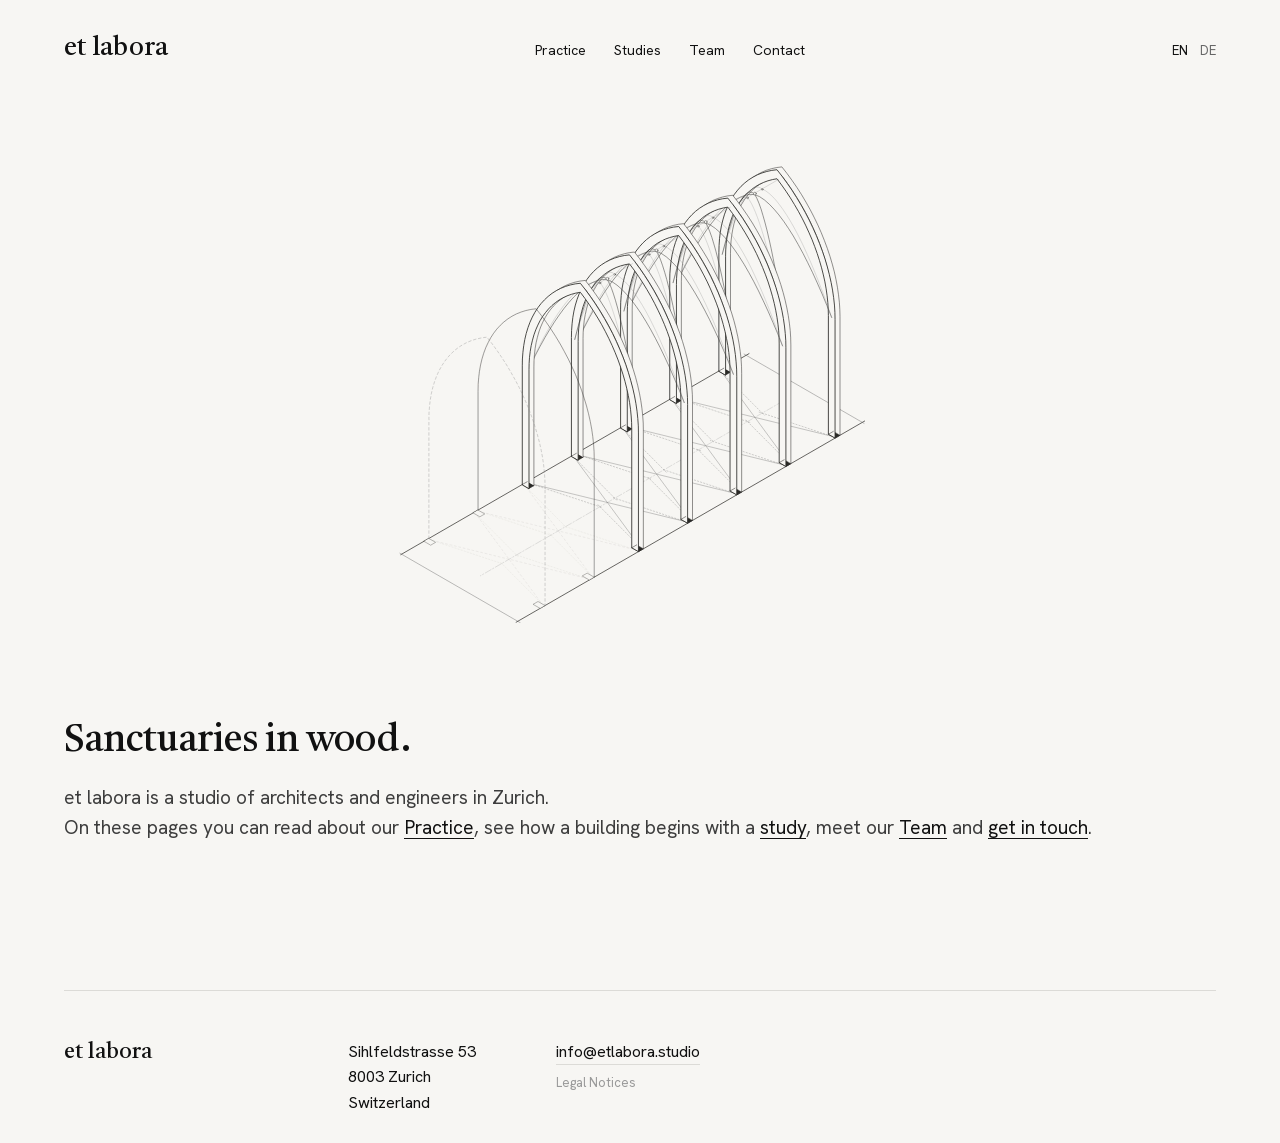
<file: index.html>
<!doctype html>
<html lang="en">
<head>
<meta charset="utf-8">
<meta name="viewport" content="width=device-width, initial-scale=1">
<title>et labora</title>
<meta name="description" content="et labora is an architecture and technology firm in Zurich, building in timber.">
<link rel="icon" href="favicon.ico" sizes="32x32">
<link rel="icon" href="favicon.svg" type="image/svg+xml">
<link rel="apple-touch-icon" href="apple-touch-icon.png">
<link rel="stylesheet" href="fonts/fonts.css">
<style>
body{margin:0;background:#F7F6F3}
a{color:#111111;text-decoration:none}
a:hover{color:#666666}
a:focus-visible{outline:1px solid #111111;outline-offset:4px}
</style>
</head>
<body>
<div style="font-family: 'Hanken Grotesk', 'Helvetica Neue', Arial, sans-serif; color: #111111; background: #F7F6F3; font-size: 16px; line-height: 1.55; -webkit-font-smoothing: antialiased">
<div style="max-width: 1440px; margin: 0 auto; box-sizing: border-box; padding-inline: clamp(16px, 5vw, 72px); display: flex; flex-direction: column">

<div style="display: flex; flex-direction: column; height: 100vh; box-sizing: border-box">
<header style="display: flex; flex-wrap: wrap; align-items: baseline; justify-content: space-between; gap: 16px 40px; padding-block: 28px 0">
<a href="index.html" style="font-family: Castoro, 'Iowan Old Style', Georgia, serif; font-size: 26px; letter-spacing: 0.01em">et labora</a>
<nav aria-label="Main" style="display: flex; flex-wrap: wrap; gap: 8px 28px; font-size: 14px">
<a href="practice.html">Practice</a>
<a href="studies.html">Studies</a>
<a href="team.html">Team</a>
<a href="contact.html">Contact</a>
</nav>
<div style="display: flex; gap: 12px; font-size: 13px; color: #666666">
<a href="#top" aria-current="true" style="color: #111111">EN</a>
<a href="#top" style="color: #666666">DE</a>
</div>
</header>

<figure id="top" style="margin: 0; flex: 1 1 auto; display: flex; flex-direction: column; justify-content: center; padding-block: clamp(20px, 2.2vw, 32px)">
<div>
<svg viewBox="0 0 1200 800" style="display: block; width: 100%; height: auto; max-width: 100%; max-height: max(240px, calc(100vh - 384px))" role="img" aria-label="Axonometric of timber Gothic frames with a star vault: Star vault, with its plan" fill="none" stroke="#1A1A1A" stroke-linecap="round" font-family="'Hanken Grotesk', Arial, sans-serif"><defs><filter id="r0s402-f" x="-5%" y="-5%" width="110%" height="110%"><feTurbulence type="fractalNoise" baseFrequency="0.018" numOctaves="2" seed="402"></feTurbulence><feDisplacementMap in="SourceGraphic" scale="1.4" xChannelSelector="R" yChannelSelector="G"></feDisplacementMap></filter><pattern id="r0s402-h" width="6" height="6" patternUnits="userSpaceOnUse" patternTransform="rotate(62)"><line x1="0" y1="0" x2="0" y2="6" stroke="#9A9893" stroke-width="0.6"></line></pattern></defs>
<g filter="url(#r0s402-f)">
<line x1="769" y1="337.4" x2="229.1" y2="649.1" stroke="#2B2A27" stroke-width="1.1"></line>
<line x1="948.3" y1="441.9" x2="407.9" y2="753.9" stroke="#2B2A27" stroke-width="1.1"></line>
<line x1="761.4" y1="338.1" x2="947.3" y2="445.5" stroke="#555555" stroke-width="0.6"></line>
<line x1="227.8" y1="646.9" x2="414.3" y2="754.6" stroke="#555555" stroke-width="0.6"></line>
<line x1="724.4" y1="363.2" x2="829.8" y2="506.5" stroke="#555555" stroke-width="0.5"></line>
<line x1="901.9" y1="466.6" x2="654.9" y2="406" stroke="#555555" stroke-width="0.5"></line>
<line x1="725.1" y1="365" x2="792.7" y2="432.8" stroke="#555555" stroke-width="0.4" stroke-dasharray="2 3"></line>
<line x1="654.4" y1="405.5" x2="770.9" y2="444.2" stroke="#555555" stroke-width="0.4" stroke-dasharray="2 3"></line>
<line x1="900.5" y1="466.5" x2="784.6" y2="428" stroke="#555555" stroke-width="0.4" stroke-dasharray="2 3"></line>
<line x1="832.1" y1="508.4" x2="764.3" y2="440.4" stroke="#555555" stroke-width="0.4" stroke-dasharray="2 3"></line>
<line x1="650.3" y1="410" x2="754" y2="551" stroke="#555555" stroke-width="0.5"></line>
<line x1="823.3" y1="510" x2="579.9" y2="450.3" stroke="#555555" stroke-width="0.5"></line>
<line x1="647.4" y1="407.4" x2="714.4" y2="474.7" stroke="#555555" stroke-width="0.4" stroke-dasharray="2 3"></line>
<line x1="578.2" y1="449.5" x2="694" y2="488" stroke="#555555" stroke-width="0.4" stroke-dasharray="2 3"></line>
<line x1="823.3" y1="510.2" x2="709.1" y2="472.2" stroke="#555555" stroke-width="0.4" stroke-dasharray="2 3"></line>
<line x1="754.5" y1="551" x2="688.9" y2="485.3" stroke="#555555" stroke-width="0.4" stroke-dasharray="2 3"></line>
<line x1="572.6" y1="452" x2="678.8" y2="596.5" stroke="#555555" stroke-width="0.5"></line>
<line x1="749.6" y1="554.6" x2="503.5" y2="494.3" stroke="#555555" stroke-width="0.5"></line>
<line x1="572.4" y1="452.7" x2="640.7" y2="521.2" stroke="#555555" stroke-width="0.4" stroke-dasharray="2 3"></line>
<line x1="501.7" y1="493.4" x2="616.3" y2="531.5" stroke="#555555" stroke-width="0.4" stroke-dasharray="2 3"></line>
<line x1="747.9" y1="554.4" x2="635.2" y2="517" stroke="#555555" stroke-width="0.4" stroke-dasharray="2 3"></line>
<line x1="677.1" y1="593.9" x2="613" y2="529.6" stroke="#555555" stroke-width="0.4" stroke-dasharray="2 3"></line>
<line x1="496.1" y1="495.6" x2="601.7" y2="639.4" stroke="#555555" stroke-width="0.5"></line>
<line x1="671.2" y1="598" x2="425.3" y2="537.8" stroke="#555555" stroke-width="0.5"></line>
<line x1="495.2" y1="495.7" x2="564.9" y2="565.6" stroke="#555555" stroke-width="0.4" stroke-dasharray="2 3"></line>
<line x1="428.5" y1="538.4" x2="539.4" y2="575.3" stroke="#555555" stroke-width="0.4" stroke-dasharray="2 3"></line>
<line x1="669.9" y1="597.8" x2="558" y2="560.6" stroke="#555555" stroke-width="0.4" stroke-dasharray="2 3"></line>
<line x1="603.5" y1="640.5" x2="534.3" y2="571.1" stroke="#555555" stroke-width="0.4" stroke-dasharray="2 3"></line>
<line x1="420.2" y1="540" x2="526.9" y2="685.2" stroke="#CFCEC9" stroke-width="0.5" stroke-dasharray="3 4"></line>
<line x1="596.3" y1="642.4" x2="352.4" y2="582.6" stroke="#CFCEC9" stroke-width="0.5" stroke-dasharray="3 4"></line>
<line x1="421.8" y1="542.5" x2="485.8" y2="606.8" stroke="#CFCEC9" stroke-width="0.4" stroke-dasharray="2 3"></line>
<line x1="352.5" y1="582.5" x2="465.8" y2="620.1" stroke="#CFCEC9" stroke-width="0.4" stroke-dasharray="2 3"></line>
<line x1="596" y1="642.6" x2="481" y2="604.4" stroke="#CFCEC9" stroke-width="0.4" stroke-dasharray="2 3"></line>
<line x1="526.1" y1="683.3" x2="458.6" y2="615.6" stroke="#CFCEC9" stroke-width="0.4" stroke-dasharray="2 3"></line>
<line x1="344.1" y1="584.2" x2="450.3" y2="728.6" stroke="#CFCEC9" stroke-width="0.5" stroke-dasharray="3 4"></line>
<line x1="519" y1="686.1" x2="274.3" y2="626.1" stroke="#CFCEC9" stroke-width="0.5" stroke-dasharray="3 4"></line>
<line x1="345.8" y1="586.7" x2="412.5" y2="653.6" stroke="#CFCEC9" stroke-width="0.4" stroke-dasharray="2 3"></line>
<line x1="275" y1="626" x2="387.4" y2="663.4" stroke="#CFCEC9" stroke-width="0.4" stroke-dasharray="2 3"></line>
<line x1="520.7" y1="686.9" x2="406.8" y2="649" stroke="#CFCEC9" stroke-width="0.4" stroke-dasharray="2 3"></line>
<line x1="449.2" y1="726.6" x2="384.2" y2="661.4" stroke="#CFCEC9" stroke-width="0.4" stroke-dasharray="2 3"></line>
<line x1="821" y1="411.4" x2="352.5" y2="681.9" stroke="#8C8C8C" stroke-width="0.4" stroke-dasharray="10 3 2 3"></line>
<polygon points="729.9,360 740.3,366 732.7,370.4 722.3,364.4" fill="#2B2A27" stroke="#2B2A27" stroke-width="0.5"></polygon>
<polygon points="899.7,458 910.1,464 902.4,468.4 892.1,462.4" fill="#2B2A27" stroke="#2B2A27" stroke-width="0.5"></polygon>
<polygon points="653.7,404 664.1,410 656.5,414.4 646.1,408.4" fill="#2B2A27" stroke="#2B2A27" stroke-width="0.5"></polygon>
<polygon points="823.5,502 833.9,508 826.2,512.4 815.8,506.4" fill="#2B2A27" stroke="#2B2A27" stroke-width="0.5"></polygon>
<polygon points="577.5,448 587.9,454 580.3,458.4 569.9,452.4" fill="#2B2A27" stroke="#2B2A27" stroke-width="0.5"></polygon>
<polygon points="747.3,546 757.6,552 750,556.4 739.6,550.4" fill="#2B2A27" stroke="#2B2A27" stroke-width="0.5"></polygon>
<polygon points="501.3,492 511.7,498 504.1,502.4 493.7,496.4" fill="#2B2A27" stroke="#2B2A27" stroke-width="0.5"></polygon>
<polygon points="671,590 681.4,596 673.8,600.4 663.4,594.4" fill="#2B2A27" stroke="#2B2A27" stroke-width="0.5"></polygon>
<polygon points="425.1,536 435.5,542 427.9,546.4 417.5,540.4" fill="#2B2A27" stroke="#2B2A27" stroke-width="0.5"></polygon>
<polygon points="594.8,634 605.2,640 597.6,644.4 587.2,638.4" fill="#2B2A27" stroke="#2B2A27" stroke-width="0.5"></polygon>
<polygon points="348.9,580 359.3,586 351.7,590.4 341.3,584.4" fill="#F7F6F3" stroke="#2B2A27" stroke-width="0.5"></polygon>
<polygon points="518.6,678 529,684 521.4,688.4 511,682.4" fill="#F7F6F3" stroke="#2B2A27" stroke-width="0.5"></polygon>
<polygon points="272.7,624 283.1,630 275.4,634.4 265.1,628.4" fill="#F7F6F3" stroke="#2B2A27" stroke-width="0.5"></polygon>
<polygon points="442.4,722 452.8,728 445.2,732.4 434.8,726.4" fill="#F7F6F3" stroke="#2B2A27" stroke-width="0.5"></polygon>
<polygon points="729.9,360 729.9,176 730.2,165.3 730.9,154.8 732.2,144.7 733.9,135 736.1,125.7 738.7,116.8 741.9,108.4 745.5,100.4 749.6,92.9 754.1,85.9 759,79.5 764.3,73.6 770.1,68.3 776.2,63.5 782.7,59.4 789.5,55.8 796.7,52.9 804.2,50.6 812,48.9 820,47.9 828,58.2 835.8,68.9 843.3,79.8 850.5,91 857.3,102.5 863.8,114.1 869.9,125.9 875.7,137.9 881,149.9 885.9,162.1 890.4,174.2 894.5,186.4 898.1,198.6 901.3,210.6 903.9,222.6 906.1,234.5 907.8,246.2 909.1,257.7 909.8,269 910.1,280 910.1,464 899.7,458 899.7,274 899.5,264 898.8,253.7 897.7,243.3 896.2,232.6 894.3,221.8 891.9,211 889.1,200 886,188.9 882.4,177.9 878.4,166.8 874.1,155.7 869.4,144.7 864.3,133.8 858.9,123 853.1,112.3 847.1,101.8 840.7,91.5 834.1,81.3 827.2,71.5 820,61.9 812.8,63.2 805.9,65.1 799.3,67.5 792.9,70.5 786.9,74 781.1,78.1 775.7,82.7 770.6,87.7 765.9,93.3 761.6,99.3 757.6,105.8 754,112.8 750.9,120.1 748.1,127.9 745.7,136.1 743.8,144.6 742.3,153.5 741.2,162.7 740.5,172.2 740.3,182 740.3,366" fill="#F7F6F3" stroke="#2B2A27" stroke-width="0.8"></polygon>
<polygon points="722.3,364.4 722.3,180.4 722.6,169.7 723.3,159.2 724.5,149.1 726.2,139.4 728.5,130.1 731.1,121.2 734.3,112.8 737.9,104.8 741.9,97.3 746.4,90.3 751.4,83.9 756.7,78 762.5,72.7 768.6,67.9 775.1,63.8 781.9,60.2 789.1,57.3 796.6,55 804.3,53.3 812.4,52.3 820.4,62.6 828.2,73.3 835.7,84.2 842.8,95.4 849.7,106.9 856.2,118.5 862.3,130.3 868,142.3 873.4,154.3 878.3,166.5 882.8,178.6 886.9,190.8 890.5,203 893.6,215 896.3,227 898.5,238.9 900.2,250.6 901.5,262.1 902.2,273.4 902.4,284.4 902.4,468.4 892.1,462.4 892.1,278.4 891.8,268.4 891.2,258.1 890.1,247.7 888.6,237 886.7,226.2 884.3,215.4 881.5,204.4 878.3,193.3 874.8,182.3 870.8,171.2 866.5,160.1 861.7,149.1 856.7,138.2 851.3,127.4 845.5,116.7 839.4,106.2 833.1,95.9 826.4,85.7 819.5,75.9 812.4,66.3 805.2,67.6 798.3,69.5 791.7,71.9 785.3,74.9 779.2,78.4 773.5,82.5 768.1,87.1 763,92.1 758.3,97.7 754,103.7 750,110.2 746.4,117.2 743.2,124.5 740.5,132.3 738.1,140.5 736.2,149 734.7,157.9 733.6,167.1 732.9,176.6 732.7,186.4 732.7,370.4" fill="#F7F6F3" stroke="#2B2A27" stroke-width="1.3"></polygon>
<line x1="729.9" y1="360" x2="722.3" y2="364.4" stroke="#2B2A27" stroke-width="0.8"></line>
<line x1="910.1" y1="464" x2="902.4" y2="468.4" stroke="#2B2A27" stroke-width="0.8"></line>
<line x1="740.3" y1="366" x2="732.7" y2="370.4" stroke="#2B2A27" stroke-width="0.8"></line>
<line x1="899.7" y1="458" x2="892.1" y2="462.4" stroke="#2B2A27" stroke-width="0.8"></line>
<polyline points="897.2,281.4 889.8,262.8 882.4,245 874.9,227.9 867.5,211.7 860,196.3 852.6,181.7 845.1,168 837.7,155.1 830.2,143.2 822.8,132.3 815.3,122.3 807.9,113.5 800.4,105.7 793,99.2 785.5,94.1 778.1,90.9 770.6,90.5 763.2,91.9 755.7,94.8 748.3,98.9 740.8,104.1 733.4,110.4 725.9,117.7 718.5,125.9 711.1,135.1 703.6,145.2 696.2,156.1 688.7,167.9 681.3,180.5 673.8,193.9 666.4,208.1 658.9,223" stroke="#3A3A38" stroke-width="0.8"></polyline>
<polyline points="727.5,183.4 730.6,172.9 733.7,162.8 736.8,153.3 739.9,144.3 743,135.8 746.1,127.8 749.2,120.4 752.3,113.5 755.4,107.2 758.5,101.4 761.6,96.3 764.7,91.8 767.8,87.9 770.9,84.7 774,82.2 777.1,80.4 780.2,79.4 783.3,79.3 786.4,80.2 789.5,82.3" stroke="#8C8C8C" stroke-width="0.45"></polyline>
<polyline points="658.9,223 664.3,211.2 669.7,199.8 675.1,188.9 680.5,178.6 685.9,168.8 691.2,159.5 696.6,150.7 702,142.5 707.4,134.9 712.8,127.8 718.2,121.4 723.6,115.5 728.9,110.4 734.3,105.8 739.7,102 745.1,98.9 750.5,96.6 755.9,95.1 761.3,94.7 766.7,95.5" stroke="#8C8C8C" stroke-width="0.45"></polyline>
<polyline points="727.5,183.4 730.7,170.9 733.8,159.2 737,148.3 740.2,138.2 743.3,128.9 746.5,120.4 749.6,112.8 752.8,106.1 756,100.3 759.1,95.5 762.3,91.7 765.4,89 768.6,87.3 771.8,87 774.9,88 778.1,90.9 781.2,96.6 784.4,104.2 787.6,113.1 790.7,123.4 793.9,134.7 797.1,147.1 800.2,160.5 803.4,174.9 806.5,190.2 809.7,206.4 812.9,223.5 816,241.4 819.2,260.1 822.3,279.6 825.5,299.9 828.7,321" stroke="#3A3A38" stroke-width="0.8"></polyline>
<polyline points="897.2,281.4 891.9,266 886.5,251 881.1,236.6 875.7,222.7 870.3,209.3 864.9,196.4 859.5,184.1 854.2,172.3 848.8,161.1 843.4,150.4 838,140.4 832.6,131 827.2,122.2 821.8,114.1 816.4,106.7 811.1,100 805.7,94.1 800.3,89.1 794.9,85.1 789.5,82.3" stroke="#8C8C8C" stroke-width="0.45"></polyline>
<polyline points="828.7,321 825.6,304.3 822.5,288 819.4,272.2 816.3,257 813.2,242.3 810.1,228.1 807,214.4 803.9,201.3 800.8,188.8 797.7,176.8 794.6,165.5 791.5,154.7 788.4,144.7 785.3,135.2 782.2,126.5 779.1,118.5 776,111.3 772.9,104.9 769.8,99.6 766.7,95.5" stroke="#8C8C8C" stroke-width="0.45"></polyline>
<line x1="815" y1="67.2" x2="740.9" y2="110" stroke="#8C8C8C" stroke-width="0.45"></line>
<circle cx="789.5" cy="82.7" r="1.3" fill="#F7F6F3" stroke="#3A3A38" stroke-width="0.7"></circle>
<circle cx="766.7" cy="95.9" r="1.3" fill="#F7F6F3" stroke="#3A3A38" stroke-width="0.7"></circle>
<circle cx="778.1" cy="89.3" r="2.2" fill="#F7F6F3" stroke="#3A3A38" stroke-width="0.7"></circle>
<polygon points="653.7,404 653.7,220 654,209.3 654.7,198.8 655.9,188.7 657.7,179 659.9,169.7 662.5,160.8 665.7,152.4 669.3,144.4 673.4,136.9 677.9,129.9 682.8,123.5 688.1,117.6 693.9,112.3 700,107.5 706.5,103.4 713.3,99.8 720.5,96.9 728,94.6 735.7,92.9 743.8,91.9 751.8,102.2 759.6,112.9 767.1,123.8 774.3,135 781.1,146.5 787.6,158.1 793.7,169.9 799.5,181.9 804.8,193.9 809.7,206.1 814.2,218.2 818.3,230.4 821.9,242.6 825,254.6 827.7,266.6 829.9,278.5 831.6,290.2 832.9,301.7 833.6,313 833.9,324 833.9,508 823.5,502 823.5,318 823.2,308 822.6,297.7 821.5,287.3 820,276.6 818.1,265.8 815.7,255 812.9,244 809.8,232.9 806.2,221.9 802.2,210.8 797.9,199.7 793.2,188.7 788.1,177.8 782.7,167 776.9,156.3 770.9,145.8 764.5,135.5 757.9,125.3 750.9,115.5 743.8,105.9 736.6,107.2 729.7,109.1 723.1,111.5 716.7,114.5 710.7,118 704.9,122.1 699.5,126.7 694.4,131.7 689.7,137.3 685.4,143.3 681.4,149.8 677.8,156.8 674.6,164.1 671.9,171.9 669.5,180.1 667.6,188.6 666.1,197.5 665,206.7 664.3,216.2 664.1,226 664.1,410" fill="#F7F6F3" stroke="#2B2A27" stroke-width="0.8"></polygon>
<polygon points="646.1,408.4 646.1,224.4 646.3,213.7 647.1,203.2 648.3,193.1 650,183.4 652.2,174.1 654.9,165.2 658.1,156.8 661.7,148.8 665.7,141.3 670.2,134.3 675.2,127.9 680.5,122 686.2,116.7 692.4,111.9 698.9,107.8 705.7,104.2 712.9,101.3 720.4,99 728.1,97.3 736.2,96.3 744.2,106.6 752,117.3 759.5,128.2 766.6,139.4 773.5,150.9 780,162.5 786.1,174.3 791.8,186.3 797.2,198.3 802.1,210.5 806.6,222.6 810.7,234.8 814.3,247 817.4,259 820.1,271 822.3,282.9 824,294.6 825.2,306.1 826,317.4 826.2,328.4 826.2,512.4 815.8,506.4 815.8,322.4 815.6,312.4 815,302.1 813.9,291.7 812.4,281 810.4,270.2 808.1,259.4 805.3,248.4 802.1,237.3 798.6,226.3 794.6,215.2 790.2,204.1 785.5,193.1 780.5,182.2 775,171.4 769.3,160.7 763.2,150.2 756.9,139.9 750.2,129.7 743.3,119.9 736.2,110.3 729,111.6 722.1,113.5 715.5,115.9 709.1,118.9 703,122.4 697.3,126.5 691.9,131.1 686.8,136.1 682.1,141.7 677.7,147.7 673.8,154.2 670.2,161.2 667,168.5 664.2,176.3 661.9,184.5 660,193 658.4,201.9 657.4,211.1 656.7,220.6 656.5,230.4 656.5,414.4" fill="#F7F6F3" stroke="#2B2A27" stroke-width="1.3"></polygon>
<line x1="653.7" y1="404" x2="646.1" y2="408.4" stroke="#2B2A27" stroke-width="0.8"></line>
<line x1="833.9" y1="508" x2="826.2" y2="512.4" stroke="#2B2A27" stroke-width="0.8"></line>
<line x1="664.1" y1="410" x2="656.5" y2="414.4" stroke="#2B2A27" stroke-width="0.8"></line>
<line x1="823.5" y1="502" x2="815.8" y2="506.4" stroke="#2B2A27" stroke-width="0.8"></line>
<polyline points="821,325.4 813.6,306.8 806.1,289 798.7,271.9 791.2,255.7 783.8,240.3 776.4,225.7 768.9,212 761.5,199.1 754,187.2 746.6,176.3 739.1,166.3 731.7,157.5 724.2,149.7 716.8,143.2 709.3,138.1 701.9,134.9 694.4,134.5 687,135.9 679.5,138.8 672.1,142.9 664.6,148.1 657.2,154.4 649.7,161.7 642.3,169.9 634.8,179.1 627.4,189.2 619.9,200.1 612.5,211.9 605.1,224.5 597.6,237.9 590.2,252.1 582.7,267" stroke="#3A3A38" stroke-width="0.8"></polyline>
<polyline points="651.3,227.4 654.4,216.9 657.5,206.8 660.6,197.3 663.7,188.3 666.8,179.8 669.9,171.8 673,164.4 676.1,157.5 679.2,151.2 682.3,145.4 685.4,140.3 688.5,135.8 691.6,131.9 694.7,128.7 697.8,126.2 700.9,124.4 704,123.4 707.1,123.3 710.2,124.2 713.3,126.3" stroke="#8C8C8C" stroke-width="0.45"></polyline>
<polyline points="582.7,267 588.1,255.2 593.5,243.8 598.9,232.9 604.3,222.6 609.6,212.8 615,203.5 620.4,194.7 625.8,186.5 631.2,178.9 636.6,171.8 642,165.4 647.3,159.5 652.7,154.4 658.1,149.8 663.5,146 668.9,142.9 674.3,140.6 679.7,139.1 685.1,138.7 690.4,139.5" stroke="#8C8C8C" stroke-width="0.45"></polyline>
<polyline points="651.3,227.4 654.5,214.9 657.6,203.2 660.8,192.3 663.9,182.2 667.1,172.9 670.3,164.4 673.4,156.8 676.6,150.1 679.7,144.3 682.9,139.5 686.1,135.7 689.2,133 692.4,131.3 695.6,131 698.7,132 701.9,134.9 705,140.6 708.2,148.2 711.4,157.1 714.5,167.4 717.7,178.7 720.8,191.1 724,204.5 727.2,218.9 730.3,234.2 733.5,250.4 736.6,267.5 739.8,285.4 743,304.1 746.1,323.6 749.3,343.9 752.5,365" stroke="#3A3A38" stroke-width="0.8"></polyline>
<polyline points="821,325.4 815.7,310 810.3,295 804.9,280.6 799.5,266.7 794.1,253.3 788.7,240.4 783.3,228.1 777.9,216.3 772.6,205.1 767.2,194.4 761.8,184.4 756.4,175 751,166.2 745.6,158.1 740.2,150.7 734.9,144 729.5,138.1 724.1,133.1 718.7,129.1 713.3,126.3" stroke="#8C8C8C" stroke-width="0.45"></polyline>
<polyline points="752.5,365 749.3,348.3 746.2,332 743.1,316.2 740,301 736.9,286.3 733.8,272.1 730.7,258.4 727.6,245.3 724.5,232.8 721.4,220.8 718.3,209.5 715.2,198.7 712.1,188.7 709,179.2 705.9,170.5 702.8,162.5 699.7,155.3 696.6,148.9 693.5,143.6 690.4,139.5" stroke="#8C8C8C" stroke-width="0.45"></polyline>
<line x1="739.9" y1="110.5" x2="663.1" y2="154.9" stroke="#8C8C8C" stroke-width="0.45"></line>
<circle cx="713.3" cy="126.7" r="1.3" fill="#F7F6F3" stroke="#3A3A38" stroke-width="0.7"></circle>
<circle cx="690.4" cy="139.9" r="1.3" fill="#F7F6F3" stroke="#3A3A38" stroke-width="0.7"></circle>
<circle cx="701.9" cy="133.3" r="2.2" fill="#F7F6F3" stroke="#3A3A38" stroke-width="0.7"></circle>
<polygon points="577.5,448 577.5,264 577.8,253.3 578.5,242.8 579.7,232.7 581.4,223 583.7,213.7 586.3,204.8 589.5,196.4 593.1,188.4 597.1,180.9 601.6,173.9 606.6,167.5 611.9,161.6 617.7,156.3 623.8,151.5 630.3,147.4 637.1,143.8 644.3,140.9 651.8,138.6 659.5,136.9 667.6,135.9 675.6,146.2 683.4,156.9 690.9,167.8 698,179 704.9,190.5 711.4,202.1 717.5,213.9 723.2,225.9 728.6,237.9 733.5,250.1 738,262.2 742.1,274.4 745.7,286.6 748.8,298.6 751.5,310.6 753.7,322.5 755.4,334.2 756.7,345.7 757.4,357 757.6,368 757.6,552 747.3,546 747.3,362 747,352 746.4,341.7 745.3,331.3 743.8,320.6 741.9,309.8 739.5,299 736.7,288 733.5,276.9 730,265.9 726,254.8 721.7,243.7 716.9,232.7 711.9,221.8 706.5,211 700.7,200.3 694.6,189.8 688.3,179.5 681.6,169.3 674.7,159.5 667.6,149.9 660.4,151.2 653.5,153.1 646.9,155.5 640.5,158.5 634.4,162 628.7,166.1 623.3,170.7 618.2,175.7 613.5,181.3 609.2,187.3 605.2,193.8 601.6,200.8 598.4,208.1 595.7,215.9 593.3,224.1 591.4,232.6 589.9,241.5 588.8,250.7 588.1,260.2 587.9,270 587.9,454" fill="#F7F6F3" stroke="#2B2A27" stroke-width="0.8"></polygon>
<polygon points="569.9,452.4 569.9,268.4 570.1,257.7 570.9,247.2 572.1,237.1 573.8,227.4 576,218.1 578.7,209.2 581.9,200.8 585.5,192.8 589.5,185.3 594,178.3 599,171.9 604.3,166 610,160.7 616.2,155.9 622.7,151.8 629.5,148.2 636.7,145.3 644.1,143 651.9,141.3 660,140.3 668,150.6 675.8,161.3 683.3,172.2 690.4,183.4 697.3,194.9 703.8,206.5 709.9,218.3 715.6,230.3 721,242.3 725.9,254.5 730.4,266.6 734.5,278.8 738.1,291 741.2,303 743.9,315 746.1,326.9 747.8,338.6 749,350.1 749.8,361.4 750,372.4 750,556.4 739.6,550.4 739.6,366.4 739.4,356.4 738.8,346.1 737.7,335.7 736.2,325 734.2,314.2 731.9,303.4 729.1,292.4 725.9,281.3 722.4,270.3 718.4,259.2 714,248.1 709.3,237.1 704.3,226.2 698.8,215.4 693.1,204.7 687,194.2 680.7,183.9 674,173.7 667.1,163.9 660,154.3 652.8,155.6 645.9,157.5 639.2,159.9 632.9,162.9 626.8,166.4 621.1,170.5 615.7,175.1 610.6,180.1 605.9,185.7 601.5,191.7 597.6,198.2 594,205.2 590.8,212.5 588,220.3 585.7,228.5 583.7,237 582.2,245.9 581.2,255.1 580.5,264.6 580.3,274.4 580.3,458.4" fill="#F7F6F3" stroke="#2B2A27" stroke-width="1.3"></polygon>
<line x1="577.5" y1="448" x2="569.9" y2="452.4" stroke="#2B2A27" stroke-width="0.8"></line>
<line x1="757.6" y1="552" x2="750" y2="556.4" stroke="#2B2A27" stroke-width="0.8"></line>
<line x1="587.9" y1="454" x2="580.3" y2="458.4" stroke="#2B2A27" stroke-width="0.8"></line>
<line x1="747.3" y1="546" x2="739.6" y2="550.4" stroke="#2B2A27" stroke-width="0.8"></line>
<polyline points="744.8,369.4 737.4,350.8 729.9,333 722.5,315.9 715,299.7 707.6,284.3 700.1,269.7 692.7,256 685.2,243.1 677.8,231.2 670.4,220.3 662.9,210.3 655.5,201.5 648,193.7 640.6,187.2 633.1,182.1 625.7,178.9 618.2,178.5 610.8,179.9 603.3,182.8 595.9,186.9 588.4,192.1 581,198.4 573.5,205.7 566.1,213.9 558.6,223.1 551.2,233.2 543.7,244.1 536.3,255.9 528.8,268.5 521.4,281.9 513.9,296.1 506.5,311" stroke="#3A3A38" stroke-width="0.8"></polyline>
<polyline points="575.1,271.4 578.2,260.9 581.3,250.8 584.4,241.3 587.5,232.3 590.6,223.8 593.7,215.8 596.8,208.4 599.9,201.5 603,195.2 606.1,189.4 609.2,184.3 612.3,179.8 615.4,175.9 618.5,172.7 621.6,170.2 624.7,168.4 627.8,167.4 630.9,167.3 634,168.2 637.1,170.3" stroke="#8C8C8C" stroke-width="0.45"></polyline>
<polyline points="506.5,311 511.9,299.2 517.3,287.8 522.7,276.9 528,266.6 533.4,256.8 538.8,247.5 544.2,238.7 549.6,230.5 555,222.9 560.4,215.8 565.8,209.4 571.1,203.5 576.5,198.4 581.9,193.8 587.3,190 592.7,186.9 598.1,184.6 603.5,183.1 608.8,182.7 614.2,183.5" stroke="#8C8C8C" stroke-width="0.45"></polyline>
<polyline points="575.1,271.4 578.2,258.9 581.4,247.2 584.6,236.3 587.7,226.2 590.9,216.9 594.1,208.4 597.2,200.8 600.4,194.1 603.5,188.3 606.7,183.5 609.9,179.7 613,177 616.2,175.3 619.3,175 622.5,176 625.7,178.9 628.8,184.6 632,192.2 635.1,201.1 638.3,211.4 641.5,222.7 644.6,235.1 647.8,248.5 651,262.9 654.1,278.2 657.3,294.4 660.4,311.5 663.6,329.4 666.8,348.1 669.9,367.6 673.1,387.9 676.2,409" stroke="#3A3A38" stroke-width="0.8"></polyline>
<polyline points="744.8,369.4 739.4,354 734.1,339 728.7,324.6 723.3,310.7 717.9,297.3 712.5,284.4 707.1,272.1 701.7,260.3 696.3,249.1 691,238.4 685.6,228.4 680.2,219 674.8,210.2 669.4,202.1 664,194.7 658.6,188 653.3,182.1 647.9,177.1 642.5,173.1 637.1,170.3" stroke="#8C8C8C" stroke-width="0.45"></polyline>
<polyline points="676.2,409 673.1,392.3 670,376 666.9,360.2 663.8,345 660.7,330.3 657.6,316.1 654.5,302.4 651.4,289.3 648.3,276.8 645.2,264.8 642.1,253.5 639,242.7 635.9,232.7 632.8,223.2 629.7,214.5 626.6,206.5 623.5,199.3 620.4,192.9 617.3,187.6 614.2,183.5" stroke="#8C8C8C" stroke-width="0.45"></polyline>
<line x1="662.2" y1="155.4" x2="589.9" y2="197.2" stroke="#8C8C8C" stroke-width="0.45"></line>
<circle cx="637.1" cy="170.7" r="1.3" fill="#F7F6F3" stroke="#3A3A38" stroke-width="0.7"></circle>
<circle cx="614.2" cy="183.9" r="1.3" fill="#F7F6F3" stroke="#3A3A38" stroke-width="0.7"></circle>
<circle cx="625.7" cy="177.3" r="2.2" fill="#F7F6F3" stroke="#3A3A38" stroke-width="0.7"></circle>
<polygon points="501.3,492 501.3,308 501.5,297.3 502.3,286.8 503.5,276.7 505.2,267 507.4,257.7 510.1,248.8 513.3,240.4 516.9,232.4 520.9,224.9 525.4,217.9 530.4,211.5 535.7,205.6 541.4,200.3 547.6,195.5 554.1,191.4 560.9,187.8 568.1,184.9 575.6,182.6 583.3,180.9 591.4,179.9 599.4,190.2 607.2,200.9 614.7,211.8 621.8,223 628.7,234.5 635.2,246.1 641.3,257.9 647,269.9 652.4,281.9 657.3,294.1 661.8,306.2 665.9,318.4 669.5,330.6 672.6,342.6 675.3,354.6 677.5,366.5 679.2,378.2 680.4,389.7 681.2,401 681.4,412 681.4,596 671,590 671,406 670.8,396 670.2,385.7 669.1,375.3 667.6,364.6 665.6,353.8 663.3,343 660.5,332 657.3,320.9 653.8,309.9 649.8,298.8 645.4,287.7 640.7,276.7 635.7,265.8 630.2,255 624.5,244.3 618.4,233.8 612.1,223.5 605.4,213.3 598.5,203.5 591.4,193.9 584.2,195.2 577.3,197.1 570.7,199.5 564.3,202.5 558.2,206 552.5,210.1 547.1,214.7 542,219.7 537.3,225.3 532.9,231.3 529,237.8 525.4,244.8 522.2,252.1 519.4,259.9 517.1,268.1 515.2,276.6 513.6,285.5 512.6,294.7 511.9,304.2 511.7,314 511.7,498" fill="#F7F6F3" stroke="#2B2A27" stroke-width="0.8"></polygon>
<polygon points="493.7,496.4 493.7,312.4 493.9,301.7 494.7,291.2 495.9,281.1 497.6,271.4 499.8,262.1 502.5,253.2 505.6,244.8 509.3,236.8 513.3,229.3 517.8,222.3 522.7,215.9 528.1,210 533.8,204.7 539.9,199.9 546.4,195.8 553.3,192.2 560.5,189.3 567.9,187 575.7,185.3 583.7,184.3 591.8,194.6 599.6,205.3 607,216.2 614.2,227.4 621.1,238.9 627.5,250.5 633.7,262.3 639.4,274.3 644.8,286.3 649.7,298.5 654.2,310.6 658.2,322.8 661.9,335 665,347 667.7,359 669.9,370.9 671.6,382.6 672.8,394.1 673.6,405.4 673.8,416.4 673.8,600.4 663.4,594.4 663.4,410.4 663.2,400.4 662.6,390.1 661.5,379.7 660,369 658,358.2 655.7,347.4 652.9,336.4 649.7,325.3 646.1,314.3 642.2,303.2 637.8,292.1 633.1,281.1 628,270.2 622.6,259.4 616.9,248.7 610.8,238.2 604.5,227.9 597.8,217.7 590.9,207.9 583.7,198.3 576.6,199.6 569.7,201.5 563,203.9 556.7,206.9 550.6,210.4 544.9,214.5 539.5,219.1 534.4,224.1 529.7,229.7 525.3,235.7 521.4,242.2 517.8,249.2 514.6,256.5 511.8,264.3 509.5,272.5 507.5,281 506,289.9 504.9,299.1 504.3,308.6 504.1,318.4 504.1,502.4" fill="#F7F6F3" stroke="#2B2A27" stroke-width="1.3"></polygon>
<line x1="501.3" y1="492" x2="493.7" y2="496.4" stroke="#2B2A27" stroke-width="0.8"></line>
<line x1="681.4" y1="596" x2="673.8" y2="600.4" stroke="#2B2A27" stroke-width="0.8"></line>
<line x1="511.7" y1="498" x2="504.1" y2="502.4" stroke="#2B2A27" stroke-width="0.8"></line>
<line x1="671" y1="590" x2="663.4" y2="594.4" stroke="#2B2A27" stroke-width="0.8"></line>
<polyline points="668.6,413.4 661.2,394.8 653.7,377 646.3,359.9 638.8,343.7 631.4,328.3 623.9,313.7 616.5,300 609,287.1 601.6,275.2 594.1,264.3 586.7,254.3 579.2,245.5 571.8,237.7 564.3,231.2 556.9,226.1 549.5,222.9 542,222.5 534.6,223.9 527.1,226.8 519.7,230.9 512.2,236.1 504.8,242.4 497.3,249.7 489.9,257.9 482.4,267.1 475,277.2 467.5,288.1 460.1,299.9 452.6,312.5 445.2,325.9 437.7,340.1 430.3,355" stroke="#3A3A38" stroke-width="0.8"></polyline>
<polyline points="498.9,315.4 502,304.9 505.1,294.8 508.2,285.3 511.3,276.3 514.4,267.8 517.5,259.8 520.6,252.4 523.7,245.5 526.8,239.2 529.9,233.4 533,228.3 536.1,223.8 539.2,219.9 542.3,216.7 545.4,214.2 548.5,212.4 551.6,211.4 554.7,211.3 557.8,212.2 560.9,214.3" stroke="#8C8C8C" stroke-width="0.45"></polyline>
<polyline points="430.3,355 435.7,343.2 441.1,331.8 446.4,320.9 451.8,310.6 457.2,300.8 462.6,291.5 468,282.7 473.4,274.5 478.8,266.9 484.2,259.8 489.5,253.4 494.9,247.5 500.3,242.4 505.7,237.8 511.1,234 516.5,230.9 521.9,228.6 527.2,227.1 532.6,226.7 538,227.5" stroke="#8C8C8C" stroke-width="0.45"></polyline>
<polyline points="498.9,315.4 502,302.9 505.2,291.2 508.4,280.3 511.5,270.2 514.7,260.9 517.8,252.4 521,244.8 524.2,238.1 527.3,232.3 530.5,227.5 533.6,223.7 536.8,221 540,219.3 543.1,219 546.3,220 549.5,222.9 552.6,228.6 555.8,236.2 558.9,245.1 562.1,255.4 565.3,266.7 568.4,279.1 571.6,292.5 574.7,306.9 577.9,322.2 581.1,338.4 584.2,355.5 587.4,373.4 590.5,392.1 593.7,411.6 596.9,431.9 600,453" stroke="#3A3A38" stroke-width="0.8"></polyline>
<polyline points="668.6,413.4 663.2,398 657.8,383 652.5,368.6 647.1,354.7 641.7,341.3 636.3,328.4 630.9,316.1 625.5,304.3 620.1,293.1 614.8,282.4 609.4,272.4 604,263 598.6,254.2 593.2,246.1 587.8,238.7 582.4,232 577,226.1 571.7,221.1 566.3,217.1 560.9,214.3" stroke="#8C8C8C" stroke-width="0.45"></polyline>
<polyline points="600,453 596.9,436.3 593.8,420 590.7,404.2 587.6,389 584.5,374.3 581.4,360.1 578.3,346.4 575.2,333.3 572.1,320.8 569,308.8 565.9,297.5 562.8,286.7 559.7,276.7 556.6,267.2 553.5,258.5 550.4,250.5 547.3,243.3 544.2,236.9 541.1,231.6 538,227.5" stroke="#8C8C8C" stroke-width="0.45"></polyline>
<line x1="588.5" y1="197.9" x2="512.1" y2="242.1" stroke="#8C8C8C" stroke-width="0.45"></line>
<circle cx="560.9" cy="214.7" r="1.3" fill="#F7F6F3" stroke="#3A3A38" stroke-width="0.7"></circle>
<circle cx="538" cy="227.9" r="1.3" fill="#F7F6F3" stroke="#3A3A38" stroke-width="0.7"></circle>
<circle cx="549.5" cy="221.3" r="2.2" fill="#F7F6F3" stroke="#3A3A38" stroke-width="0.7"></circle>
<polygon points="425.1,536 425.1,352 425.3,341.3 426.1,330.8 427.3,320.7 429,311 431.2,301.7 433.9,292.8 437.1,284.4 440.7,276.4 444.7,268.9 449.2,261.9 454.2,255.5 459.5,249.6 465.2,244.3 471.4,239.5 477.9,235.4 484.7,231.8 491.9,228.9 499.3,226.6 507.1,224.9 515.2,223.9 523.2,234.2 531,244.9 538.5,255.8 545.6,267 552.5,278.5 559,290.1 565.1,301.9 570.8,313.9 576.2,325.9 581.1,338.1 585.6,350.2 589.7,362.4 593.3,374.6 596.4,386.6 599.1,398.6 601.3,410.5 603,422.2 604.2,433.7 605,445 605.2,456 605.2,640 594.8,634 594.8,450 594.6,440 594,429.7 592.9,419.3 591.4,408.6 589.4,397.8 587.1,387 584.3,376 581.1,364.9 577.6,353.9 573.6,342.8 569.2,331.7 564.5,320.7 559.5,309.8 554,299 548.3,288.3 542.2,277.8 535.9,267.5 529.2,257.3 522.3,247.5 515.2,237.9 508,239.2 501.1,241.1 494.4,243.5 488.1,246.5 482,250 476.3,254.1 470.9,258.7 465.8,263.7 461.1,269.3 456.7,275.3 452.8,281.8 449.2,288.8 446,296.1 443.2,303.9 440.9,312.1 438.9,320.6 437.4,329.5 436.4,338.7 435.7,348.2 435.5,358 435.5,542" fill="#F7F6F3" stroke="#2B2A27" stroke-width="0.8"></polygon>
<polygon points="417.5,540.4 417.5,356.4 417.7,345.7 418.5,335.2 419.7,325.1 421.4,315.4 423.6,306.1 426.3,297.2 429.4,288.8 433,280.8 437.1,273.3 441.6,266.3 446.5,259.9 451.9,254 457.6,248.7 463.7,243.9 470.2,239.8 477.1,236.2 484.2,233.3 491.7,231 499.5,229.3 507.5,228.3 515.6,238.6 523.4,249.3 530.8,260.2 538,271.4 544.8,282.9 551.3,294.5 557.5,306.3 563.2,318.3 568.5,330.3 573.5,342.5 578,354.6 582,366.8 585.6,379 588.8,391 591.5,403 593.7,414.9 595.4,426.6 596.6,438.1 597.4,449.4 597.6,460.4 597.6,644.4 587.2,638.4 587.2,454.4 587,444.4 586.3,434.1 585.3,423.7 583.8,413 581.8,402.2 579.5,391.4 576.7,380.4 573.5,369.3 569.9,358.3 566,347.2 561.6,336.1 556.9,325.1 551.8,314.2 546.4,303.4 540.7,292.7 534.6,282.2 528.2,271.9 521.6,261.7 514.7,251.9 507.5,242.3 500.4,243.6 493.5,245.5 486.8,247.9 480.5,250.9 474.4,254.4 468.7,258.5 463.2,263.1 458.2,268.1 453.5,273.7 449.1,279.7 445.1,286.2 441.6,293.2 438.4,300.5 435.6,308.3 433.3,316.5 431.3,325 429.8,333.9 428.7,343.1 428.1,352.6 427.9,362.4 427.9,546.4" fill="#F7F6F3" stroke="#2B2A27" stroke-width="1.3"></polygon>
<line x1="425.1" y1="536" x2="417.5" y2="540.4" stroke="#2B2A27" stroke-width="0.8"></line>
<line x1="605.2" y1="640" x2="597.6" y2="644.4" stroke="#2B2A27" stroke-width="0.8"></line>
<line x1="435.5" y1="542" x2="427.9" y2="546.4" stroke="#2B2A27" stroke-width="0.8"></line>
<line x1="594.8" y1="634" x2="587.2" y2="638.4" stroke="#2B2A27" stroke-width="0.8"></line>
<polyline points="348.9,580 348.9,396 349.1,385.3 349.9,374.8 351.1,364.7 352.8,355 355,345.7 357.7,336.8 360.8,328.4 364.5,320.4 368.5,312.9 373,305.9 377.9,299.5 383.3,293.6 389,288.3 395.2,283.5 401.6,279.4 408.5,275.8 415.7,272.9 423.1,270.6 430.9,268.9 438.9,267.9 447,278.2 454.8,288.9 462.2,299.8 469.4,311 476.3,322.5 482.7,334.1 488.9,345.9 494.6,357.9 500,369.9 504.9,382.1 509.4,394.2 513.4,406.4 517.1,418.6 520.2,430.6 522.9,442.6 525.1,454.5 526.8,466.2 528,477.7 528.8,489 529,500 529,684" stroke="#2B2A27" stroke-width="0.7"></polyline>
<polyline points="272.7,624 272.7,440 272.9,429.3 273.7,418.8 274.9,408.7 276.6,399 278.8,389.7 281.5,380.8 284.6,372.4 288.2,364.4 292.3,356.9 296.8,349.9 301.7,343.5 307.1,337.6 312.8,332.3 318.9,327.5 325.4,323.4 332.3,319.8 339.4,316.9 346.9,314.6 354.7,312.9 362.7,311.9 370.8,322.2 378.6,332.9 386,343.8 393.2,355 400,366.5 406.5,378.1 412.7,389.9 418.4,401.9 423.7,413.9 428.7,426.1 433.2,438.2 437.2,450.4 440.8,462.6 444,474.6 446.7,486.6 448.9,498.5 450.6,510.2 451.8,521.7 452.6,533 452.8,544 452.8,728" stroke="#8C8C8C" stroke-width="0.6" stroke-dasharray="4 4"></polyline>
</g>

</svg>
</div>
</figure>

<h1 style="margin: 0; font-family: Castoro, 'Iowan Old Style', Georgia, serif; font-weight: 400; font-size: clamp(28px, 3vw, 44px); line-height: 1.1; letter-spacing: -0.01em">Sanctuaries in wood.</h1>
<p style="margin: 0; padding-block: 20px 56px; max-width: 54em; font-size: clamp(18px, 1.5vw, 21px); line-height: 1.6; color: #3D3D3D">et labora is a studio of architects and engineers in Zurich.<br>On these pages you can read about our <a href="practice.html" style="color: #111111; text-decoration: underline; text-decoration-thickness: 1px; text-underline-offset: 0.2em">Practice</a>, see how a building begins with a <a href="studies.html" style="color: #111111; text-decoration: underline; text-decoration-thickness: 1px; text-underline-offset: 0.2em">study</a>, meet our <a href="team.html" style="color: #111111; text-decoration: underline; text-decoration-thickness: 1px; text-underline-offset: 0.2em">Team</a> and <a href="contact.html" style="color: #111111; text-decoration: underline; text-decoration-thickness: 1px; text-underline-offset: 0.2em">get in touch</a>.</p>
</div>


<footer style="margin-top: clamp(56px, 7vw, 112px); display: flex; flex-direction: column; gap: clamp(32px, 4vw, 56px); position: relative; z-index: 2; background: #F7F6F3; border-top: 1px solid #DCDBD7; padding-block: clamp(32px, 4vw, 48px) 28px">
<div style="display: flex; flex-wrap: wrap; gap: 24px 64px">
<span style="flex: 1 1 220px; max-width: 260px; font-family: Castoro, 'Iowan Old Style', Georgia, serif; font-size: 22px; line-height: 1.2; color: #111111">et labora</span>
<div style="flex: 999 1 520px; min-width: 0; display: flex; flex-wrap: wrap; gap: 24px 80px; font-size: 16px; line-height: 1.6; color: #111111">
<address style="font-style: normal; display: flex; flex-direction: column">
<span>Sihlfeldstrasse 53</span>
<span>8003 Zurich</span>
<span>Switzerland</span>
</address>
<div style="display: flex; flex-direction: column; align-items: flex-start; gap: 8px">
<a href="mailto:info@etlabora.studio" style="border-bottom: 1px solid #DCDBD7">info@etlabora.studio</a>
<a href="legal.html" style="font-size: 13px; color: #999999">Legal Notices</a>
</div>
</div>
</div>
</footer>

</div>

</div>
</body>
</html>
</file>
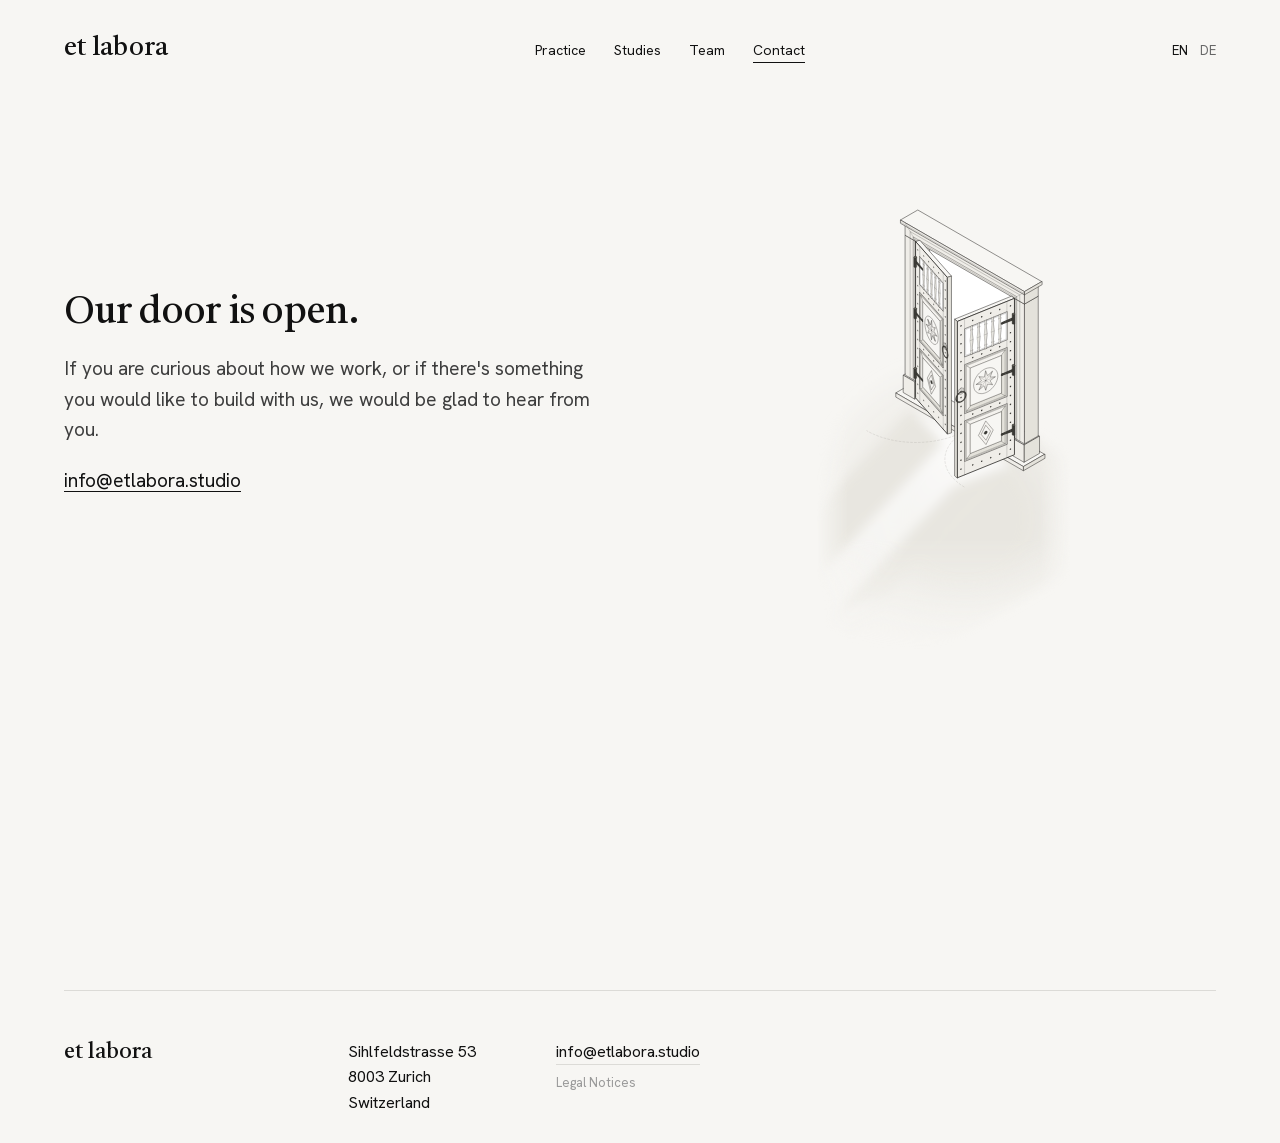
<file: contact.html>
<!doctype html>
<html lang="en">
<head>
<meta charset="utf-8">
<meta name="viewport" content="width=device-width, initial-scale=1">
<title>et labora — Contact</title>
<meta name="description" content="et labora is an architecture and technology firm in Zurich, building in timber.">
<link rel="icon" href="favicon.ico" sizes="32x32">
<link rel="icon" href="favicon.svg" type="image/svg+xml">
<link rel="apple-touch-icon" href="apple-touch-icon.png">
<link rel="stylesheet" href="fonts/fonts.css">
<style>
body{margin:0;background:#F7F6F3}
a{color:#111111;text-decoration:none}
a:hover{color:#666666}
a:focus-visible{outline:1px solid #111111;outline-offset:4px}
.contact-hero{height:100vh}@media (max-width: 760px){.contact-hero{height:auto}.contact-fig{padding-bottom:clamp(28px, 4vw, 48px) !important}.contact-door svg{height:auto !important;width:100% !important}}
</style>
</head>
<body>
<div style="font-family: 'Hanken Grotesk', 'Helvetica Neue', Arial, sans-serif; color: #111111; background: #F7F6F3; font-size: 16px; line-height: 1.55; -webkit-font-smoothing: antialiased">
<div style="max-width: 1440px; margin: 0 auto; box-sizing: border-box; padding-inline: clamp(16px, 5vw, 72px); display: flex; flex-direction: column">

<div class="contact-hero" style="display: flex; flex-direction: column; box-sizing: border-box">
<header style="display: flex; flex-wrap: wrap; align-items: baseline; justify-content: space-between; gap: 16px 40px; padding-block: 28px 0">
<a href="index.html" style="font-family: Castoro, 'Iowan Old Style', Georgia, serif; font-size: 26px; letter-spacing: 0.01em">et labora</a>
<nav aria-label="Main" style="display: flex; flex-wrap: wrap; gap: 8px 28px; font-size: 14px">
<a href="practice.html">Practice</a>
<a href="studies.html">Studies</a>
<a href="team.html">Team</a>
<a href="contact.html" aria-current="page" style="border-bottom: 1px solid #111111">Contact</a>
</nav>
<div style="display: flex; gap: 12px; font-size: 13px; color: #666666">
<a href="#top" aria-current="true" style="color: #111111">EN</a>
<a href="#top" style="color: #666666">DE</a>
</div>
</header>

<figure id="top" class="contact-fig" style="margin: 0; flex: 1 1 auto; display: flex; flex-direction: column; justify-content: center; padding-block: clamp(20px, 2.2vw, 32px) calc(clamp(20px, 2.2vw, 32px) + calc(clamp(28px, 3vw, 44px) * 1.1 + 2 * clamp(18px, 1.5vw, 21px) * 1.6 + 76px))">
<div style="display: flex; flex-wrap: wrap; align-items: center; justify-content: space-between; gap: 40px 64px">
<div style="flex: 1 1 320px; max-width: 34em; display: flex; flex-direction: column; gap: 20px">
<h1 style="margin: 0; font-family: Castoro, 'Iowan Old Style', Georgia, serif; font-weight: 400; font-size: clamp(28px, 3vw, 44px); line-height: 1.1; letter-spacing: -0.01em">Our door is open.</h1>
<p style="margin: 0; padding-block: 0; max-width: 30em; font-size: clamp(18px, 1.5vw, 21px); line-height: 1.6; color: #3D3D3D">If you are curious about how we work, or if there's something you would like to build with us, we would be glad to hear from you.</p>
<p style="margin: 0; padding-block: 0; max-width: 30em; font-size: clamp(18px, 1.5vw, 21px); line-height: 1.6; color: #3D3D3D"><a href="mailto:info@etlabora.studio" style="color: #111111; text-decoration: underline; text-decoration-thickness: 1px; text-underline-offset: 0.2em">info@etlabora.studio</a></p>
</div>
<div class="contact-door" style="flex: 0 1 auto; min-width: 0; margin-inline: auto">
<svg style="display: block; height: max(240px, calc(100vh - 384px)); width: auto; max-width: 100%" viewBox="372.9 0 392.9 800" role="img" aria-label="Axonometric of a carved, studded timber door of two leaves, the left just open, the right swung wide, light falling out" fill="none" stroke="#2B2A27" stroke-linecap="round" stroke-linejoin="round"><defs><linearGradient id="contact-door-beam" gradientUnits="userSpaceOnUse" x1="602.3" y1="457.4" x2="311.8" y2="768.9"><stop offset="0" stop-color="#FFFFFF" stop-opacity="0.85"></stop><stop offset="0.45" stop-color="#FFFFFF" stop-opacity="0.55"></stop><stop offset="1" stop-color="#FFFFFF" stop-opacity="0"></stop></linearGradient><filter id="contact-door-blur" x="-30%" y="-30%" width="160%" height="160%"><feGaussianBlur stdDeviation="8.3"></feGaussianBlur></filter><radialGradient id="contact-door-gg" gradientUnits="userSpaceOnUse" cx="602.3" cy="592.8" r="259.3"><stop offset="0.35" stop-color="#fff"></stop><stop offset="1" stop-color="#000"></stop></radialGradient><mask id="contact-door-gm"><rect x="-400" y="-400" width="2000" height="1600" fill="url(#contact-door-gg)"></rect></mask><linearGradient id="contact-door-eg" gradientUnits="userSpaceOnUse" x1="0" y1="624" x2="0" y2="796"><stop offset="0" stop-color="#fff"></stop><stop offset="1" stop-color="#000"></stop></linearGradient><linearGradient id="contact-door-ex" gradientUnits="userSpaceOnUse" x1="372.9" y1="0" x2="765.8" y2="0"><stop offset="0" stop-color="#000"></stop><stop offset="0.12" stop-color="#fff"></stop><stop offset="0.88" stop-color="#fff"></stop><stop offset="1" stop-color="#000"></stop></linearGradient><mask id="contact-door-edgex"><rect x="-400" y="-400" width="2000" height="1600" fill="url(#contact-door-ex)"></rect></mask><mask id="contact-door-edge"><g mask="url(#contact-door-edgex)"><rect x="-400" y="-400" width="2000" height="1600" fill="url(#contact-door-eg)"></rect></g></mask></defs>
<g mask="url(#contact-door-edge)"><g filter="url(#contact-door-blur)">
<polygon points="490.8,341.2 915.8,586.6 453.9,853.3 28.9,607.9" fill="#E8E6E0" stroke="none" mask="url(#contact-door-gm)"></polygon>
<clipPath id="contact-door-lc"><polygon points="519.5,420.4 671.9,508.4 425.8,772.2 273.5,684.3"></polygon></clipPath>
<polygon points="519.5,420.4 671.9,508.4 425.8,772.2 273.5,684.3" fill="url(#contact-door-beam)" stroke="none"></polygon>
<g clip-path="url(#contact-door-lc)">
<polygon points="519,421 567.7,476.2 322.7,738.9 274,683.7" fill="#E8E6E0" stroke="none"></polygon>
<polygon points="342,627.8 345,631.2 301,678.3 298,675" fill="#FFFFFF" stroke="none"></polygon>
<polygon points="348.1,634.7 351,638 307.1,685.2 304.1,681.8" fill="#FFFFFF" stroke="none"></polygon>
<polygon points="354.1,641.5 357.1,644.9 313.1,692.1 310.2,688.7" fill="#FFFFFF" stroke="none"></polygon>
<polygon points="360.2,648.4 363.2,651.8 319.2,698.9 316.2,695.6" fill="#FFFFFF" stroke="none"></polygon>
<polygon points="366.2,655.3 369.2,658.6 325.2,705.8 322.3,702.4" fill="#FFFFFF" stroke="none"></polygon>
<polygon points="372.3,662.1 375.3,665.5 331.3,712.7 328.3,709.3" fill="#FFFFFF" stroke="none"></polygon>
<polygon points="671.4,509 583.5,544.5 338.5,807.2 426.4,771.6" fill="#E8E6E0" stroke="none"></polygon>
<polygon points="472.7,712.7 467.4,714.8 423.4,762 428.7,759.8" fill="#FFFFFF" stroke="none"></polygon>
<polygon points="461.8,717.1 456.4,719.3 412.5,766.4 417.8,764.2" fill="#FFFFFF" stroke="none"></polygon>
<polygon points="450.9,721.5 445.5,723.7 401.5,770.8 406.9,768.7" fill="#FFFFFF" stroke="none"></polygon>
<polygon points="439.9,725.9 434.6,728.1 390.6,775.2 396,773.1" fill="#FFFFFF" stroke="none"></polygon>
<polygon points="429,730.3 423.6,732.5 379.7,779.7 385,777.5" fill="#FFFFFF" stroke="none"></polygon>
<polygon points="418.1,734.8 412.7,736.9 368.7,784.1 374.1,781.9" fill="#FFFFFF" stroke="none"></polygon>
</g></g></g>
<polyline points="602,457 597.9,459.3 593.6,461.4 589.2,463.3 584.5,465.2 579.7,466.9 574.8,468.4 569.7,469.8 564.5,471.1 559.2,472.1 553.9,473.1 548.4,473.8 542.9,474.4 537.3,474.8 531.7,475.1 526.1,475.2 520.5,475.1 514.9,474.8 509.3,474.4 503.8,473.8 498.3,473.1 492.9,472.1 487.6,471.1 482.4,469.8 477.4,468.4 472.4,466.9 467.7,465.2 463,463.3 458.6,461.4 454.3,459.3 450.2,457" fill="none" stroke="#9A9893" stroke-width="0.35" stroke-dasharray="3 3"></polyline>
<polyline points="602.6,457.4 598.7,459.8 595.1,462.2 591.7,464.8 588.5,467.5 585.5,470.2 582.9,473.1 580.4,476 578.3,479 576.4,482.1 574.8,485.2 573.5,488.3 572.5,491.5 571.8,494.7 571.3,498 571.2,501.2 571.3,504.4 571.8,507.7 572.5,510.9 573.5,514.1 574.8,517.2 576.4,520.3 578.3,523.4 580.4,526.4 582.9,529.3 585.5,532.2 588.5,534.9 591.7,537.6 595.1,540.2 598.7,542.6 602.6,545" fill="none" stroke="#9A9893" stroke-width="0.35" stroke-dasharray="3 3"></polyline>
<polygon points="546.9,394.9 699.3,482.9 699.3,239.3 546.9,151.3" fill="#FFFFFF" stroke="none"></polygon>
<polygon points="528.5,379.6 725.8,493.5 692.9,512.5 495.6,398.6" fill="#F7F6F3" stroke="#2B2A27" stroke-width="0.8"></polygon>
<polygon points="725.8,500 692.9,519 692.9,512.5 725.8,493.5" fill="#E4E2DB" stroke="#2B2A27" stroke-width="0.8"></polygon>
<polygon points="495.6,405.1 692.9,519 692.9,512.5 495.6,398.6" fill="#EFEDE8" stroke="#2B2A27" stroke-width="0.8"></polygon>
<polygon points="530.5,357.6 547.7,367.6 524.3,381.1 507.1,371.1" fill="#F7F6F3" stroke="#2B2A27" stroke-width="0.8"></polygon>
<polygon points="547.7,394.4 524.3,407.9 524.3,381.1 547.7,367.6" fill="#E4E2DB" stroke="#2B2A27" stroke-width="0.8"></polygon>
<polygon points="507.1,398 524.3,407.9 524.3,381.1 507.1,371.1" fill="#EFEDE8" stroke="#2B2A27" stroke-width="0.8"></polygon>
<polygon points="546.9,368 526.1,380.1 526.1,163.4 546.9,151.3" fill="#E4E2DB" stroke="#2B2A27" stroke-width="0.8"></polygon>
<polygon points="510,370.8 526.1,380.1 526.1,163.4 510,154.1" fill="#EFEDE8" stroke="#2B2A27" stroke-width="0.8"></polygon>
<polygon points="700.1,455.5 717.4,465.5 693.9,479 676.7,469.1" fill="#F7F6F3" stroke="#2B2A27" stroke-width="0.8"></polygon>
<polygon points="717.4,492.4 693.9,505.9 693.9,479 717.4,465.5" fill="#E4E2DB" stroke="#2B2A27" stroke-width="0.8"></polygon>
<polygon points="676.7,495.9 693.9,505.9 693.9,479 676.7,469.1" fill="#EFEDE8" stroke="#2B2A27" stroke-width="0.8"></polygon>
<polygon points="715.4,465.3 694.5,477.3 694.5,260.6 715.4,248.6" fill="#E4E2DB" stroke="#2B2A27" stroke-width="0.8"></polygon>
<polygon points="679.7,468.7 694.5,477.3 694.5,260.6 679.7,252.1" fill="#EFEDE8" stroke="#2B2A27" stroke-width="0.8"></polygon>
<polygon points="715.4,248.6 694.5,260.6 694.5,242.1 715.4,230.1" fill="#E4E2DB" stroke="#2B2A27" stroke-width="0.8"></polygon>
<polygon points="510,154.1 694.5,260.6 694.5,242.1 510,135.6" fill="#EFEDE8" stroke="#2B2A27" stroke-width="0.8"></polygon>
<polygon points="529.7,115 721.4,225.7 694.5,241.2 502.8,130.5" fill="#F7F6F3" stroke="#2B2A27" stroke-width="0.8"></polygon>
<polygon points="721.4,230.8 694.5,246.3 694.5,241.2 721.4,225.7" fill="#E4E2DB" stroke="#2B2A27" stroke-width="0.8"></polygon>
<polygon points="502.8,135.6 694.5,246.3 694.5,241.2 502.8,130.5" fill="#EFEDE8" stroke="#2B2A27" stroke-width="0.8"></polygon>
<polyline points="524.1,378.9 524.1,159.9 680.5,250.2 680.5,469.2" fill="none" stroke="#2B2A27" stroke-width="0.35"></polyline>
<polyline points="522.1,377.8 522.1,156.4 682.5,249 682.5,470.4" fill="none" stroke="#2B2A27" stroke-width="0.55"></polyline>
<polyline points="517.3,375 517.3,148.1 687.3,246.3 687.3,473.1" fill="none" stroke="#2B2A27" stroke-width="0.35"></polyline>
<polyline points="526.1,163.4 510,135.6" fill="none" stroke="#555555" stroke-width="0.35"></polyline>
<polyline points="678.5,251.4 694.5,242.1" fill="none" stroke="#555555" stroke-width="0.35"></polyline>
<polyline points="502.8,133.8 694.5,244.4" fill="none" stroke="#555555" stroke-width="0.35"></polyline>
<polygon points="526.1,163.9 574.8,219.1 581.4,217.2 532.7,162" fill="#F7F6F3" stroke="#2B2A27" stroke-width="0.8"></polygon>
<polygon points="574.8,461.6 574.8,219.1 581.4,217.2 581.4,459.6" fill="#E4E2DB" stroke="#2B2A27" stroke-width="0.8"></polygon>
<polygon points="526.1,406.4 574.8,461.6 574.8,219.1 526.1,163.9" fill="#EFEDE8" stroke="#2B2A27" stroke-width="1.25"></polygon>
<polyline points="532.3,413.5 532.3,392.6" fill="none" stroke="#555555" stroke-width="0.35"></polyline>
<polyline points="568.6,454.7 568.6,433.8" fill="none" stroke="#555555" stroke-width="0.35"></polyline>
<polyline points="532.3,329.7 532.3,318.6" fill="none" stroke="#555555" stroke-width="0.35"></polyline>
<polyline points="568.6,370.9 568.6,359.7" fill="none" stroke="#555555" stroke-width="0.35"></polyline>
<polyline points="532.3,242.6 532.3,230.6" fill="none" stroke="#555555" stroke-width="0.35"></polyline>
<polyline points="568.6,283.8 568.6,271.8" fill="none" stroke="#555555" stroke-width="0.35"></polyline>
<polyline points="532.3,187.1 532.3,170.9" fill="none" stroke="#555555" stroke-width="0.35"></polyline>
<polyline points="568.6,228.2 568.6,212.1" fill="none" stroke="#555555" stroke-width="0.35"></polyline>
<polygon points="532.3,230.6 568.6,271.8 568.6,228.2 532.3,187.1" fill="#FFFFFF" stroke="#2B2A27" stroke-width="0.8"></polygon>
<polygon points="533.2,230 567.7,269.1 567.7,228.9 533.2,189.8" fill="none" stroke="#555555" stroke-width="0.35"></polygon>
<polygon points="537.6,236.6 537.6,235.5 537.8,234.6 537.7,233.5 537.6,232.2 537.4,231 537.5,230 537.7,229.1 537.7,228.1 537.7,227 537.7,225.8 537.7,224.7 537.6,223.6 537.5,222.4 537.5,221.2 537.4,220.1 537.3,218.9 537.3,217.7 537.2,216.6 537.2,215.4 537.1,214.3 537.2,213.3 537.2,212.2 537.3,211.2 537.3,210.2 537.4,209.2 537.5,208.2 537.5,207.2 537.6,206.2 537.7,205.1 537.7,204.1 537.7,203 537.7,201.9 537.7,200.8 537.5,199.5 537.4,198.3 537.6,197.4 537.7,196.5 537.8,195.5 537.6,194.1 537.6,193 539.1,194.8 539.1,195.9 538.9,196.7 538.9,197.9 539.1,199.1 539.3,200.4 539.2,201.4 539,202.3 538.9,203.3 538.9,204.4 539,205.5 539,206.7 539,207.8 539.1,208.9 539.2,210.1 539.3,211.3 539.3,212.5 539.4,213.6 539.5,214.8 539.5,215.9 539.5,217 539.5,218.1 539.5,219.1 539.4,220.2 539.3,221.2 539.3,222.2 539.2,223.2 539.1,224.2 539,225.2 539,226.2 539,227.3 538.9,228.3 538.9,229.4 539,230.6 539.2,231.9 539.3,233 539.1,233.9 538.9,234.9 538.9,235.9 539.1,237.2 539.1,238.3" fill="#EFEDE8" stroke="#2B2A27" stroke-width="0.55"></polygon>
<polygon points="538.3,237.4 538.3,236.4 538.3,235.3 538.3,234.2 538.3,233.1 538.3,232 538.3,230.9 538.3,229.8 538.3,228.7 538.3,227.6 538.3,226.6 538.3,225.5 538.3,224.4 538.3,223.3 538.3,222.2 538.3,221.1 538.3,220 538.3,218.9 538.3,217.9 538.3,216.8 538.3,215.7 538.3,214.6 538.3,213.5 538.3,212.4 538.3,211.3 538.3,210.2 538.3,209.2 538.3,208.1 538.3,207 538.3,205.9 538.3,204.8 538.3,203.7 538.3,202.6 538.3,201.5 538.3,200.4 538.3,199.4 538.3,198.3 538.3,197.2 538.3,196.1 538.3,195 538.3,193.9 539.1,194.8 539.1,195.9 538.9,196.7 538.9,197.9 539.1,199.1 539.3,200.4 539.2,201.4 539,202.3 538.9,203.3 538.9,204.4 539,205.5 539,206.7 539,207.8 539.1,208.9 539.2,210.1 539.3,211.3 539.3,212.5 539.4,213.6 539.5,214.8 539.5,215.9 539.5,217 539.5,218.1 539.5,219.1 539.4,220.2 539.3,221.2 539.3,222.2 539.2,223.2 539.1,224.2 539,225.2 539,226.2 539,227.3 538.9,228.3 538.9,229.4 539,230.6 539.2,231.9 539.3,233 539.1,233.9 538.9,234.9 538.9,235.9 539.1,237.2 539.1,238.3" fill="#E4E2DB" stroke="none"></polygon>
<polyline points="537.4,230.7 539.3,232.8" fill="none" stroke="#555555" stroke-width="0.35"></polyline>
<polyline points="537.1,214.3 539.5,217" fill="none" stroke="#555555" stroke-width="0.35"></polyline>
<polyline points="537.4,198.5 539.3,200.6" fill="none" stroke="#555555" stroke-width="0.35"></polyline>
<polygon points="543.6,243.4 543.6,242.3 543.8,241.5 543.8,240.4 543.6,239.1 543.5,237.8 543.5,236.8 543.7,236 543.8,234.9 543.8,233.8 543.7,232.7 543.7,231.6 543.7,230.4 543.6,229.3 543.5,228.1 543.5,226.9 543.4,225.8 543.3,224.6 543.3,223.4 543.2,222.3 543.2,221.2 543.2,220.1 543.3,219.1 543.3,218.1 543.4,217.1 543.5,216.1 543.5,215.1 543.6,214 543.7,213 543.7,212 543.7,210.9 543.8,209.9 543.8,208.8 543.7,207.7 543.5,206.4 543.5,205.2 543.6,204.3 543.8,203.4 543.8,202.3 543.6,201 543.6,199.9 545.2,201.7 545.2,202.7 545,203.6 545,204.7 545.1,206 545.3,207.3 545.2,208.3 545,209.1 545,210.2 545,211.3 545,212.4 545.1,213.5 545.1,214.7 545.2,215.8 545.2,217 545.3,218.2 545.4,219.3 545.5,220.5 545.5,221.7 545.6,222.8 545.6,223.9 545.6,225 545.5,226 545.5,227 545.4,228 545.3,229 545.2,230 545.2,231 545.1,232.1 545.1,233.1 545,234.1 545,235.2 545,236.3 545,237.4 545.2,238.7 545.3,239.9 545.1,240.8 545,241.7 545,242.8 545.2,244.1 545.2,245.2" fill="#EFEDE8" stroke="#2B2A27" stroke-width="0.55"></polygon>
<polygon points="544.4,244.3 544.4,243.2 544.4,242.1 544.4,241 544.4,240 544.4,238.9 544.4,237.8 544.4,236.7 544.4,235.6 544.4,234.5 544.4,233.4 544.4,232.3 544.4,231.3 544.4,230.2 544.4,229.1 544.4,228 544.4,226.9 544.4,225.8 544.4,224.7 544.4,223.6 544.4,222.5 544.4,221.5 544.4,220.4 544.4,219.3 544.4,218.2 544.4,217.1 544.4,216 544.4,214.9 544.4,213.8 544.4,212.8 544.4,211.7 544.4,210.6 544.4,209.5 544.4,208.4 544.4,207.3 544.4,206.2 544.4,205.1 544.4,204 544.4,203 544.4,201.9 544.4,200.8 545.2,201.7 545.2,202.7 545,203.6 545,204.7 545.1,206 545.3,207.3 545.2,208.3 545,209.1 545,210.2 545,211.3 545,212.4 545.1,213.5 545.1,214.7 545.2,215.8 545.2,217 545.3,218.2 545.4,219.3 545.5,220.5 545.5,221.7 545.6,222.8 545.6,223.9 545.6,225 545.5,226 545.5,227 545.4,228 545.3,229 545.2,230 545.2,231 545.1,232.1 545.1,233.1 545,234.1 545,235.2 545,236.3 545,237.4 545.2,238.7 545.3,239.9 545.1,240.8 545,241.7 545,242.8 545.2,244.1 545.2,245.2" fill="#E4E2DB" stroke="none"></polygon>
<polyline points="543.5,237.6 545.3,239.7" fill="none" stroke="#555555" stroke-width="0.35"></polyline>
<polyline points="543.2,221.2 545.6,223.9" fill="none" stroke="#555555" stroke-width="0.35"></polyline>
<polyline points="543.5,205.4 545.3,207.5" fill="none" stroke="#555555" stroke-width="0.35"></polyline>
<polygon points="549.7,250.3 549.7,249.2 549.9,248.4 549.8,247.2 549.7,246 549.5,244.7 549.6,243.7 549.8,242.8 549.8,241.8 549.8,240.7 549.8,239.6 549.8,238.4 549.7,237.3 549.7,236.1 549.6,235 549.5,233.8 549.4,232.6 549.4,231.5 549.3,230.3 549.3,229.2 549.3,228.1 549.3,227 549.3,226 549.4,224.9 549.4,223.9 549.5,222.9 549.6,221.9 549.7,220.9 549.7,219.9 549.8,218.9 549.8,217.8 549.8,216.7 549.8,215.7 549.8,214.5 549.6,213.2 549.5,212 549.7,211.2 549.8,210.2 549.9,209.2 549.7,207.9 549.7,206.8 551.2,208.5 551.2,209.6 551,210.5 551,211.6 551.2,212.8 551.4,214.1 551.3,215.1 551.1,216 551,217 551.1,218.1 551.1,219.3 551.1,220.4 551.2,221.5 551.2,222.7 551.3,223.8 551.4,225 551.4,226.2 551.5,227.4 551.6,228.5 551.6,229.6 551.6,230.8 551.6,231.8 551.6,232.9 551.5,233.9 551.4,234.9 551.4,235.9 551.3,236.9 551.2,237.9 551.2,238.9 551.1,240 551.1,241 551.1,242.1 551,243.1 551.1,244.3 551.3,245.6 551.4,246.8 551.2,247.7 551,248.6 551,249.6 551.2,251 551.2,252" fill="#EFEDE8" stroke="#2B2A27" stroke-width="0.55"></polygon>
<polygon points="550.4,251.2 550.4,250.1 550.4,249 550.4,247.9 550.4,246.8 550.4,245.7 550.4,244.6 550.4,243.6 550.4,242.5 550.4,241.4 550.4,240.3 550.4,239.2 550.4,238.1 550.4,237 550.4,235.9 550.4,234.9 550.4,233.8 550.4,232.7 550.4,231.6 550.4,230.5 550.4,229.4 550.4,228.3 550.4,227.2 550.4,226.1 550.4,225.1 550.4,224 550.4,222.9 550.4,221.8 550.4,220.7 550.4,219.6 550.4,218.5 550.4,217.4 550.4,216.4 550.4,215.3 550.4,214.2 550.4,213.1 550.4,212 550.4,210.9 550.4,209.8 550.4,208.7 550.4,207.6 551.2,208.5 551.2,209.6 551,210.5 551,211.6 551.2,212.8 551.4,214.1 551.3,215.1 551.1,216 551,217 551.1,218.1 551.1,219.3 551.1,220.4 551.2,221.5 551.2,222.7 551.3,223.8 551.4,225 551.4,226.2 551.5,227.4 551.6,228.5 551.6,229.6 551.6,230.8 551.6,231.8 551.6,232.9 551.5,233.9 551.4,234.9 551.4,235.9 551.3,236.9 551.2,237.9 551.2,238.9 551.1,240 551.1,241 551.1,242.1 551,243.1 551.1,244.3 551.3,245.6 551.4,246.8 551.2,247.7 551,248.6 551,249.6 551.2,251 551.2,252" fill="#E4E2DB" stroke="none"></polygon>
<polyline points="549.5,244.5 551.4,246.6" fill="none" stroke="#555555" stroke-width="0.35"></polyline>
<polyline points="549.3,228.1 551.6,230.8" fill="none" stroke="#555555" stroke-width="0.35"></polyline>
<polyline points="549.5,212.3 551.4,214.4" fill="none" stroke="#555555" stroke-width="0.35"></polyline>
<polygon points="555.7,257.2 555.7,256.1 555.9,255.2 555.9,254.1 555.8,252.8 555.6,251.6 555.7,250.6 555.9,249.7 555.9,248.7 555.9,247.6 555.9,246.4 555.8,245.3 555.8,244.2 555.7,243 555.7,241.8 555.6,240.7 555.5,239.5 555.4,238.3 555.4,237.2 555.3,236 555.3,234.9 555.3,233.9 555.4,232.8 555.4,231.8 555.5,230.8 555.6,229.8 555.7,228.8 555.7,227.8 555.8,226.8 555.8,225.7 555.9,224.7 555.9,223.6 555.9,222.5 555.9,221.4 555.7,220.1 555.6,218.9 555.8,218 555.9,217.1 555.9,216 555.7,214.7 555.7,213.6 557.3,215.4 557.3,216.5 557.1,217.3 557.1,218.5 557.2,219.7 557.4,221 557.3,222 557.2,222.9 557.1,223.9 557.1,225 557.1,226.1 557.2,227.2 557.2,228.4 557.3,229.5 557.4,230.7 557.4,231.9 557.5,233.1 557.6,234.2 557.6,235.4 557.7,236.5 557.7,237.6 557.7,238.7 557.6,239.7 557.6,240.8 557.5,241.8 557.4,242.8 557.4,243.8 557.3,244.8 557.2,245.8 557.2,246.8 557.1,247.9 557.1,248.9 557.1,250 557.2,251.2 557.3,252.5 557.4,253.6 557.2,254.5 557.1,255.5 557.1,256.5 557.3,257.8 557.3,258.9" fill="#EFEDE8" stroke="#2B2A27" stroke-width="0.55"></polygon>
<polygon points="556.5,258 556.5,256.9 556.5,255.9 556.5,254.8 556.5,253.7 556.5,252.6 556.5,251.5 556.5,250.4 556.5,249.3 556.5,248.2 556.5,247.2 556.5,246.1 556.5,245 556.5,243.9 556.5,242.8 556.5,241.7 556.5,240.6 556.5,239.5 556.5,238.5 556.5,237.4 556.5,236.3 556.5,235.2 556.5,234.1 556.5,233 556.5,231.9 556.5,230.8 556.5,229.7 556.5,228.7 556.5,227.6 556.5,226.5 556.5,225.4 556.5,224.3 556.5,223.2 556.5,222.1 556.5,221 556.5,220 556.5,218.9 556.5,217.8 556.5,216.7 556.5,215.6 556.5,214.5 557.3,215.4 557.3,216.5 557.1,217.3 557.1,218.5 557.2,219.7 557.4,221 557.3,222 557.2,222.9 557.1,223.9 557.1,225 557.1,226.1 557.2,227.2 557.2,228.4 557.3,229.5 557.4,230.7 557.4,231.9 557.5,233.1 557.6,234.2 557.6,235.4 557.7,236.5 557.7,237.6 557.7,238.7 557.6,239.7 557.6,240.8 557.5,241.8 557.4,242.8 557.4,243.8 557.3,244.8 557.2,245.8 557.2,246.8 557.1,247.9 557.1,248.9 557.1,250 557.2,251.2 557.3,252.5 557.4,253.6 557.2,254.5 557.1,255.5 557.1,256.5 557.3,257.8 557.3,258.9" fill="#E4E2DB" stroke="none"></polygon>
<polyline points="555.6,251.3 557.4,253.4" fill="none" stroke="#555555" stroke-width="0.35"></polyline>
<polyline points="555.3,234.9 557.7,237.6" fill="none" stroke="#555555" stroke-width="0.35"></polyline>
<polyline points="555.6,219.1 557.4,221.2" fill="none" stroke="#555555" stroke-width="0.35"></polyline>
<polygon points="561.8,264 561.8,262.9 562,262.1 562,261 561.8,259.7 561.6,258.4 561.7,257.4 561.9,256.5 562,255.5 561.9,254.4 561.9,253.3 561.9,252.2 561.8,251 561.8,249.9 561.7,248.7 561.6,247.5 561.6,246.4 561.5,245.2 561.4,244 561.4,242.9 561.4,241.8 561.4,240.7 561.4,239.7 561.5,238.7 561.6,237.7 561.6,236.7 561.7,235.6 561.8,234.6 561.8,233.6 561.9,232.6 561.9,231.5 561.9,230.5 562,229.4 561.9,228.3 561.7,227 561.6,225.8 561.8,224.9 562,224 562,222.9 561.8,221.6 561.8,220.5 563.3,222.3 563.3,223.3 563.1,224.2 563.2,225.3 563.3,226.6 563.5,227.9 563.4,228.9 563.2,229.7 563.2,230.8 563.2,231.9 563.2,233 563.2,234.1 563.3,235.3 563.3,236.4 563.4,237.6 563.5,238.8 563.6,239.9 563.6,241.1 563.7,242.2 563.7,243.4 563.7,244.5 563.7,245.6 563.7,246.6 563.6,247.6 563.6,248.6 563.5,249.6 563.4,250.6 563.3,251.6 563.3,252.7 563.2,253.7 563.2,254.7 563.2,255.8 563.2,256.9 563.2,258 563.4,259.3 563.5,260.5 563.3,261.4 563.2,262.3 563.1,263.4 563.3,264.7 563.3,265.8" fill="#EFEDE8" stroke="#2B2A27" stroke-width="0.55"></polygon>
<polygon points="562.6,264.9 562.6,263.8 562.6,262.7 562.6,261.6 562.6,260.6 562.6,259.5 562.6,258.4 562.6,257.3 562.6,256.2 562.6,255.1 562.6,254 562.6,252.9 562.6,251.8 562.6,250.8 562.6,249.7 562.6,248.6 562.6,247.5 562.6,246.4 562.6,245.3 562.6,244.2 562.6,243.1 562.6,242.1 562.6,241 562.6,239.9 562.6,238.8 562.6,237.7 562.6,236.6 562.6,235.5 562.6,234.4 562.6,233.3 562.6,232.3 562.6,231.2 562.6,230.1 562.6,229 562.6,227.9 562.6,226.8 562.6,225.7 562.6,224.6 562.6,223.6 562.6,222.5 562.6,221.4 563.3,222.3 563.3,223.3 563.1,224.2 563.2,225.3 563.3,226.6 563.5,227.9 563.4,228.9 563.2,229.7 563.2,230.8 563.2,231.9 563.2,233 563.2,234.1 563.3,235.3 563.3,236.4 563.4,237.6 563.5,238.8 563.6,239.9 563.6,241.1 563.7,242.2 563.7,243.4 563.7,244.5 563.7,245.6 563.7,246.6 563.6,247.6 563.6,248.6 563.5,249.6 563.4,250.6 563.3,251.6 563.3,252.7 563.2,253.7 563.2,254.7 563.2,255.8 563.2,256.9 563.2,258 563.4,259.3 563.5,260.5 563.3,261.4 563.2,262.3 563.1,263.4 563.3,264.7 563.3,265.8" fill="#E4E2DB" stroke="none"></polygon>
<polyline points="561.6,258.2 563.5,260.3" fill="none" stroke="#555555" stroke-width="0.35"></polyline>
<polyline points="561.4,241.8 563.7,244.5" fill="none" stroke="#555555" stroke-width="0.35"></polyline>
<polyline points="561.6,226 563.5,228.1" fill="none" stroke="#555555" stroke-width="0.35"></polyline>
<polygon points="532.3,392.6 568.6,433.8 568.6,370.9 532.3,329.7" fill="#EFEDE8" stroke="#2B2A27" stroke-width="0.8"></polygon>
<polygon points="533.2,392 567.7,431.1 567.7,371.5 533.2,332.4" fill="none" stroke="#2B2A27" stroke-width="0.35"></polygon>
<polygon points="533.8,391.6 567.1,429.3 563.7,419.5 537.2,389.4" fill="#E4E2DB" stroke="#2B2A27" stroke-width="0.35"></polygon>
<polygon points="533.8,334.2 567.1,371.9 563.7,374.1 537.2,344" fill="#F4F2EE" stroke="#2B2A27" stroke-width="0.35"></polygon>
<polygon points="533.8,391.6 533.8,334.2 537.2,344 537.2,389.4" fill="#F4F2EE" stroke="#2B2A27" stroke-width="0.35"></polygon>
<polygon points="567.1,429.3 567.1,371.9 563.7,374.1 563.7,419.5" fill="#E4E2DB" stroke="#2B2A27" stroke-width="0.35"></polygon>
<polygon points="537.2,389.4 563.7,419.5 563.7,374.1 537.2,344" fill="#F7F6F3" stroke="#2B2A27" stroke-width="0.55"></polygon>
<polygon points="544.2,374.7 550.4,363.6 556.7,388.8 550.4,399.9" fill="#F4F2EE" stroke="#2B2A27" stroke-width="0.55"></polygon>
<polygon points="546.5,377.3 550.4,370.4 554.4,386.2 550.4,393.1" fill="#F7F6F3" stroke="#2B2A27" stroke-width="0.55"></polygon>
<polygon points="551.8,383.3 551.8,382.5 551.6,381.5 551.3,380.6 550.9,379.9 550.4,379.2 550,378.9 549.6,378.8 549.3,379 549.1,379.5 549.1,380.2 549.1,381 549.3,381.9 549.6,382.8 550,383.6 550.4,384.2 550.9,384.6 551.3,384.7 551.6,384.5 551.8,384" fill="#3B3A36" stroke="#2B2A27" stroke-width="0.35"></polygon>
<polygon points="532.3,318.6 568.6,359.7 568.6,283.8 532.3,242.6" fill="#EFEDE8" stroke="#2B2A27" stroke-width="0.8"></polygon>
<polygon points="533.2,317.9 567.7,357 567.7,284.4 533.2,245.3" fill="none" stroke="#2B2A27" stroke-width="0.35"></polygon>
<polygon points="533.8,317.5 567.1,355.2 563.7,345.4 537.2,315.3" fill="#E4E2DB" stroke="#2B2A27" stroke-width="0.35"></polygon>
<polygon points="533.8,247.1 567.1,284.8 563.7,287.1 537.2,257" fill="#F4F2EE" stroke="#2B2A27" stroke-width="0.35"></polygon>
<polygon points="533.8,317.5 533.8,247.1 537.2,257 537.2,315.3" fill="#F4F2EE" stroke="#2B2A27" stroke-width="0.35"></polygon>
<polygon points="567.1,355.2 567.1,284.8 563.7,287.1 563.7,345.4" fill="#E4E2DB" stroke="#2B2A27" stroke-width="0.35"></polygon>
<polygon points="537.2,315.3 563.7,345.4 563.7,287.1 537.2,257" fill="#F7F6F3" stroke="#2B2A27" stroke-width="0.55"></polygon>
<polygon points="560.8,312.9 560.7,310.4 560.5,307.7 560,304.9 559.4,302 558.7,299.1 557.8,296.3 556.8,293.5 555.6,290.9 554.4,288.5 553.1,286.2 551.8,284.2 550.4,282.5 549.1,281.2 547.8,280.1 546.5,279.5 545.3,279.2 544.1,279.2 543.1,279.7 542.2,280.5 541.5,281.7 540.9,283.2 540.4,285 540.2,287.1 540.1,289.4 540.2,292 540.4,294.7 540.9,297.5 541.5,300.3 542.2,303.2 543.1,306.1 544.1,308.8 545.3,311.4 546.5,313.9 547.8,316.1 549.1,318.1 550.4,319.8 551.8,321.2 553.1,322.2 554.4,322.9 555.6,323.2 556.8,323.1 557.8,322.7 558.7,321.8 559.4,320.7 560,319.2 560.5,317.3 560.7,315.3" fill="none" stroke="#2B2A27" stroke-width="0.55"></polygon>
<polygon points="550.4,286.4 548.9,292.8 544.6,284.1 546.8,294.3 542.2,291.8 546.8,299.7 544.6,305.1 548.9,306.1 550.4,316 552,309.5 556.3,318.3 554.1,308.1 558.7,310.5 554.1,302.6 556.3,297.3 552,296.3" fill="#F4F2EE" stroke="#2B2A27" stroke-width="0.55"></polygon>
<polyline points="550.4,301.2 550.4,286.4" fill="none" stroke="#555555" stroke-width="0.35"></polyline>
<polyline points="550.4,301.2 544.6,284.1" fill="none" stroke="#555555" stroke-width="0.35"></polyline>
<polyline points="550.4,301.2 542.2,291.8" fill="none" stroke="#555555" stroke-width="0.35"></polyline>
<polyline points="550.4,301.2 544.6,305.1" fill="none" stroke="#555555" stroke-width="0.35"></polyline>
<polyline points="550.4,301.2 550.4,316" fill="none" stroke="#555555" stroke-width="0.35"></polyline>
<polyline points="550.4,301.2 556.3,318.3" fill="none" stroke="#555555" stroke-width="0.35"></polyline>
<polyline points="550.4,301.2 558.7,310.5" fill="none" stroke="#555555" stroke-width="0.35"></polyline>
<polyline points="550.4,301.2 556.3,297.3" fill="none" stroke="#555555" stroke-width="0.35"></polyline>
<polygon points="529.8,399.6 529.8,399 529.6,398.4 529.3,397.9 529,397.6 528.8,397.5 528.6,397.7 528.5,398.1 528.6,398.7 528.8,399.3 529,399.8 529.3,400.1 529.6,400.2 529.8,400" fill="#3B3A36" stroke="none"></polygon>
<polygon points="529.8,385.7 529.8,385.1 529.6,384.5 529.3,384 529,383.7 528.8,383.6 528.6,383.8 528.5,384.2 528.6,384.8 528.8,385.4 529,385.9 529.3,386.3 529.6,386.3 529.8,386.1" fill="#3B3A36" stroke="none"></polygon>
<polygon points="529.8,357.9 529.8,357.3 529.6,356.7 529.3,356.2 529,355.9 528.8,355.8 528.6,356 528.5,356.5 528.6,357 528.8,357.6 529,358.1 529.3,358.5 529.6,358.5 529.8,358.3" fill="#3B3A36" stroke="none"></polygon>
<polygon points="529.8,344 529.8,343.4 529.6,342.8 529.3,342.3 529,342 528.8,341.9 528.6,342.1 528.5,342.6 528.6,343.1 528.8,343.7 529,344.3 529.3,344.6 529.6,344.7 529.8,344.5" fill="#3B3A36" stroke="none"></polygon>
<polygon points="529.8,330.1 529.8,329.6 529.6,329 529.3,328.4 529,328.1 528.8,328 528.6,328.2 528.5,328.7 528.6,329.2 528.8,329.9 529,330.4 529.3,330.7 529.6,330.8 529.8,330.6" fill="#3B3A36" stroke="none"></polygon>
<polygon points="529.8,316.2 529.8,315.7 529.6,315.1 529.3,314.5 529,314.2 528.8,314.2 528.6,314.4 528.5,314.8 528.6,315.4 528.8,316 529,316.5 529.3,316.8 529.6,316.9 529.8,316.7" fill="#3B3A36" stroke="none"></polygon>
<polygon points="529.8,302.4 529.8,301.8 529.6,301.2 529.3,300.7 529,300.3 528.8,300.3 528.6,300.5 528.5,300.9 528.6,301.5 528.8,302.1 529,302.6 529.3,302.9 529.6,303 529.8,302.8" fill="#3B3A36" stroke="none"></polygon>
<polygon points="529.8,288.5 529.8,287.9 529.6,287.3 529.3,286.8 529,286.4 528.8,286.4 528.6,286.6 528.5,287 528.6,287.6 528.8,288.2 529,288.7 529.3,289 529.6,289.1 529.8,288.9" fill="#3B3A36" stroke="none"></polygon>
<polygon points="529.8,260.7 529.8,260.1 529.6,259.5 529.3,259 529,258.7 528.8,258.6 528.6,258.8 528.5,259.2 528.6,259.8 528.8,260.4 529,260.9 529.3,261.2 529.6,261.3 529.8,261.1" fill="#3B3A36" stroke="none"></polygon>
<polygon points="529.8,246.8 529.8,246.2 529.6,245.6 529.3,245.1 529,244.8 528.8,244.7 528.6,244.9 528.5,245.3 528.6,245.9 528.8,246.5 529,247 529.3,247.4 529.6,247.4 529.8,247.2" fill="#3B3A36" stroke="none"></polygon>
<polygon points="529.8,232.9 529.8,232.3 529.6,231.7 529.3,231.2 529,230.9 528.8,230.8 528.6,231 528.5,231.4 528.6,232 528.8,232.6 529,233.1 529.3,233.5 529.6,233.5 529.8,233.3" fill="#3B3A36" stroke="none"></polygon>
<polygon points="529.8,219 529.8,218.4 529.6,217.8 529.3,217.3 529,217 528.8,216.9 528.6,217.1 528.5,217.6 528.6,218.1 528.8,218.7 529,219.2 529.3,219.6 529.6,219.6 529.8,219.4" fill="#3B3A36" stroke="none"></polygon>
<polygon points="529.8,177.3 529.8,176.8 529.6,176.2 529.3,175.6 529,175.3 528.8,175.2 528.6,175.4 528.5,175.9 528.6,176.5 528.8,177.1 529,177.6 529.3,177.9 529.6,178 529.8,177.8" fill="#3B3A36" stroke="none"></polygon>
<polygon points="572.4,447.8 572.3,447.2 572.1,446.6 571.9,446.1 571.6,445.8 571.3,445.7 571.1,445.9 571.1,446.3 571.1,446.9 571.3,447.5 571.6,448 571.9,448.3 572.1,448.4 572.3,448.2" fill="#3B3A36" stroke="none"></polygon>
<polygon points="572.4,433.9 572.3,433.3 572.1,432.7 571.9,432.2 571.6,431.9 571.3,431.8 571.1,432 571.1,432.4 571.1,433 571.3,433.6 571.6,434.1 571.9,434.4 572.1,434.5 572.3,434.3" fill="#3B3A36" stroke="none"></polygon>
<polygon points="572.4,420 572.3,419.4 572.1,418.8 571.9,418.3 571.6,418 571.3,417.9 571.1,418.1 571.1,418.5 571.1,419.1 571.3,419.7 571.6,420.2 571.9,420.6 572.1,420.6 572.3,420.4" fill="#3B3A36" stroke="none"></polygon>
<polygon points="572.4,406.1 572.3,405.5 572.1,404.9 571.9,404.4 571.6,404.1 571.3,404 571.1,404.2 571.1,404.6 571.1,405.2 571.3,405.8 571.6,406.3 571.9,406.7 572.1,406.7 572.3,406.5" fill="#3B3A36" stroke="none"></polygon>
<polygon points="572.4,392.2 572.3,391.6 572.1,391 571.9,390.5 571.6,390.2 571.3,390.1 571.1,390.3 571.1,390.8 571.1,391.3 571.3,391.9 571.6,392.5 571.9,392.8 572.1,392.8 572.3,392.6" fill="#3B3A36" stroke="none"></polygon>
<polygon points="572.4,378.3 572.3,377.7 572.1,377.1 571.9,376.6 571.6,376.3 571.3,376.2 571.1,376.4 571.1,376.9 571.1,377.4 571.3,378 571.6,378.6 571.9,378.9 572.1,379 572.3,378.8" fill="#3B3A36" stroke="none"></polygon>
<polygon points="572.4,364.4 572.3,363.9 572.1,363.3 571.9,362.7 571.6,362.4 571.3,362.3 571.1,362.5 571.1,363 571.1,363.5 571.3,364.2 571.6,364.7 571.9,365 572.1,365.1 572.3,364.9" fill="#3B3A36" stroke="none"></polygon>
<polygon points="572.4,350.5 572.3,350 572.1,349.4 571.9,348.8 571.6,348.5 571.3,348.5 571.1,348.7 571.1,349.1 571.1,349.7 571.3,350.3 571.6,350.8 571.9,351.1 572.1,351.2 572.3,351" fill="#3B3A36" stroke="none"></polygon>
<polygon points="572.4,336.7 572.3,336.1 572.1,335.5 571.9,335 571.6,334.6 571.3,334.6 571.1,334.8 571.1,335.2 571.1,335.8 571.3,336.4 571.6,336.9 571.9,337.2 572.1,337.3 572.3,337.1" fill="#3B3A36" stroke="none"></polygon>
<polygon points="572.4,322.8 572.3,322.2 572.1,321.6 571.9,321.1 571.6,320.7 571.3,320.7 571.1,320.9 571.1,321.3 571.1,321.9 571.3,322.5 571.6,323 571.9,323.3 572.1,323.4 572.3,323.2" fill="#3B3A36" stroke="none"></polygon>
<polygon points="572.4,308.9 572.3,308.3 572.1,307.7 571.9,307.2 571.6,306.9 571.3,306.8 571.1,307 571.1,307.4 571.1,308 571.3,308.6 571.6,309.1 571.9,309.4 572.1,309.5 572.3,309.3" fill="#3B3A36" stroke="none"></polygon>
<polygon points="572.4,295 572.3,294.4 572.1,293.8 571.9,293.3 571.6,293 571.3,292.9 571.1,293.1 571.1,293.5 571.1,294.1 571.3,294.7 571.6,295.2 571.9,295.5 572.1,295.6 572.3,295.4" fill="#3B3A36" stroke="none"></polygon>
<polygon points="572.4,281.1 572.3,280.5 572.1,279.9 571.9,279.4 571.6,279.1 571.3,279 571.1,279.2 571.1,279.6 571.1,280.2 571.3,280.8 571.6,281.3 571.9,281.7 572.1,281.7 572.3,281.5" fill="#3B3A36" stroke="none"></polygon>
<polygon points="572.4,267.2 572.3,266.6 572.1,266 571.9,265.5 571.6,265.2 571.3,265.1 571.1,265.3 571.1,265.7 571.1,266.3 571.3,266.9 571.6,267.4 571.9,267.8 572.1,267.8 572.3,267.6" fill="#3B3A36" stroke="none"></polygon>
<polygon points="572.4,253.3 572.3,252.7 572.1,252.1 571.9,251.6 571.6,251.3 571.3,251.2 571.1,251.4 571.1,251.9 571.1,252.4 571.3,253 571.6,253.5 571.9,253.9 572.1,253.9 572.3,253.7" fill="#3B3A36" stroke="none"></polygon>
<polygon points="572.4,239.4 572.3,238.8 572.1,238.2 571.9,237.7 571.6,237.4 571.3,237.3 571.1,237.5 571.1,238 571.1,238.5 571.3,239.1 571.6,239.7 571.9,240 572.1,240.1 572.3,239.8" fill="#3B3A36" stroke="none"></polygon>
<polygon points="572.4,225.5 572.3,225 572.1,224.3 571.9,223.8 571.6,223.5 571.3,223.4 571.1,223.6 571.1,224.1 571.1,224.6 571.3,225.3 571.6,225.8 571.9,226.1 572.1,226.2 572.3,226" fill="#3B3A36" stroke="none"></polygon>
<polygon points="539.1,410.8 539,410.2 538.8,409.6 538.6,409.1 538.3,408.8 538,408.7 537.9,408.9 537.8,409.3 537.9,409.9 538,410.5 538.3,411 538.6,411.3 538.8,411.4 539,411.2" fill="#3B3A36" stroke="none"></polygon>
<polygon points="546.8,419.5 546.7,419 546.6,418.4 546.3,417.8 546,417.5 545.8,417.4 545.6,417.6 545.5,418.1 545.6,418.6 545.8,419.3 546,419.8 546.3,420.1 546.6,420.2 546.7,420" fill="#3B3A36" stroke="none"></polygon>
<polygon points="554.5,428.3 554.5,427.7 554.3,427.1 554,426.6 553.7,426.3 553.5,426.2 553.3,426.4 553.2,426.8 553.3,427.4 553.5,428 553.7,428.5 554,428.8 554.3,428.9 554.5,428.7" fill="#3B3A36" stroke="none"></polygon>
<polygon points="562.3,437 562.2,436.5 562,435.9 561.8,435.3 561.5,435 561.2,434.9 561,435.1 561,435.6 561,436.2 561.2,436.8 561.5,437.3 561.8,437.6 562,437.7 562.2,437.5" fill="#3B3A36" stroke="none"></polygon>
<polygon points="539.1,331.8 539,331.3 538.8,330.7 538.6,330.1 538.3,329.8 538,329.7 537.9,329.9 537.8,330.4 537.9,331 538,331.6 538.3,332.1 538.6,332.4 538.8,332.5 539,332.3" fill="#3B3A36" stroke="none"></polygon>
<polygon points="546.8,340.6 546.7,340 546.6,339.4 546.3,338.9 546,338.6 545.8,338.5 545.6,338.7 545.5,339.1 545.6,339.7 545.8,340.3 546,340.8 546.3,341.1 546.6,341.2 546.7,341" fill="#3B3A36" stroke="none"></polygon>
<polygon points="554.5,349.3 554.5,348.8 554.3,348.2 554,347.6 553.7,347.3 553.5,347.3 553.3,347.5 553.2,347.9 553.3,348.5 553.5,349.1 553.7,349.6 554,349.9 554.3,350 554.5,349.8" fill="#3B3A36" stroke="none"></polygon>
<polygon points="562.3,358.1 562.2,357.5 562,356.9 561.8,356.4 561.5,356.1 561.2,356 561,356.2 561,356.6 561,357.2 561.2,357.8 561.5,358.3 561.8,358.7 562,358.7 562.2,358.5" fill="#3B3A36" stroke="none"></polygon>
<polygon points="539.1,244.3 539,243.8 538.8,243.1 538.6,242.6 538.3,242.3 538,242.2 537.9,242.4 537.8,242.9 537.9,243.4 538,244 538.3,244.6 538.6,244.9 538.8,245 539,244.8" fill="#3B3A36" stroke="none"></polygon>
<polygon points="546.8,253.1 546.7,252.5 546.6,251.9 546.3,251.4 546,251.1 545.8,251 545.6,251.2 545.5,251.6 545.6,252.2 545.8,252.8 546,253.3 546.3,253.6 546.6,253.7 546.7,253.5" fill="#3B3A36" stroke="none"></polygon>
<polygon points="554.5,261.8 554.5,261.3 554.3,260.7 554,260.1 553.7,259.8 553.5,259.7 553.3,259.9 553.2,260.4 553.3,260.9 553.5,261.6 553.7,262.1 554,262.4 554.3,262.5 554.5,262.3" fill="#3B3A36" stroke="none"></polygon>
<polygon points="562.3,270.6 562.2,270 562,269.4 561.8,268.9 561.5,268.6 561.2,268.5 561,268.7 561,269.1 561,269.7 561.2,270.3 561.5,270.8 561.8,271.1 562,271.2 562.2,271" fill="#3B3A36" stroke="none"></polygon>
<polygon points="539.1,186.7 539,186.2 538.8,185.5 538.6,185 538.3,184.7 538,184.6 537.9,184.8 537.8,185.3 537.9,185.8 538,186.4 538.3,187 538.6,187.3 538.8,187.4 539,187.2" fill="#3B3A36" stroke="none"></polygon>
<polygon points="546.8,195.5 546.7,194.9 546.6,194.3 546.3,193.8 546,193.5 545.8,193.4 545.6,193.6 545.5,194 545.6,194.6 545.8,195.2 546,195.7 546.3,196 546.6,196.1 546.7,195.9" fill="#3B3A36" stroke="none"></polygon>
<polygon points="554.5,204.2 554.5,203.7 554.3,203.1 554,202.5 553.7,202.2 553.5,202.1 553.3,202.3 553.2,202.8 553.3,203.3 553.5,204 553.7,204.5 554,204.8 554.3,204.9 554.5,204.7" fill="#3B3A36" stroke="none"></polygon>
<polygon points="562.3,213 562.2,212.4 562,211.8 561.8,211.3 561.5,211 561.2,210.9 561,211.1 561,211.5 561,212.1 561.2,212.7 561.5,213.2 561.8,213.5 562,213.6 562.2,213.4" fill="#3B3A36" stroke="none"></polygon>
<polygon points="526.1,369.7 536.4,380.6 536.4,376.9 526.1,364.5" fill="#3B3A36" stroke="none"></polygon>
<polygon points="537.5,380.1 537.4,379.2 537.2,378.2 536.8,377.4 536.4,376.7 536,376.4 535.6,376.4 535.3,376.8 535.3,377.5 535.3,378.4 535.6,379.3 536,380.2 536.4,380.8 536.8,381.2 537.2,381.1 537.4,380.7" fill="#3B3A36" stroke="none"></polygon>
<polygon points="529.5,371 529.5,370.6 529.3,370.1 529.1,369.9 528.9,369.9 528.8,370.2 528.9,370.7 529.1,371.1 529.3,371.4 529.5,371.3" fill="#6A6862" stroke="none"></polygon>
<polygon points="533.7,375.7 533.6,375.2 533.4,374.8 533.2,374.5 533,374.6 532.9,374.9 533,375.3 533.2,375.8 533.4,376 533.6,376" fill="#6A6862" stroke="none"></polygon>
<polygon points="523,360 523.3,359.6 523.7,359.2 524.3,359 524.9,358.9 525.6,358.9 526.3,359 526.9,359.2 527.3,359.6 527.5,360 527.5,375.2 527.3,375.6 526.9,375.9 526.3,376.1 525.6,376.3 524.9,376.3 524.3,376.1 523.7,375.9 523.3,375.6 523,375.2" fill="#3B3A36" stroke="#2B2A27" stroke-width="0.35"></polygon>
<polygon points="526.9,361.1 526.3,361.3 525.6,361.5 524.9,361.5 524.3,361.3 523.7,361.1 523.3,360.8 523,360.4 523,360 523.3,359.6 523.7,359.2 524.3,359 524.9,358.9 525.6,358.9 526.3,359 526.9,359.2 527.3,359.6 527.5,360 527.5,360.4 527.3,360.8" fill="#6A6862" stroke="#2B2A27" stroke-width="0.35"></polygon>
<polygon points="526.1,277.1 536.4,288 536.4,284.3 526.1,271.9" fill="#3B3A36" stroke="none"></polygon>
<polygon points="537.5,287.5 537.4,286.6 537.2,285.6 536.8,284.8 536.4,284.1 536,283.8 535.6,283.8 535.3,284.2 535.3,284.9 535.3,285.8 535.6,286.7 536,287.6 536.4,288.2 536.8,288.5 537.2,288.5 537.4,288.1" fill="#3B3A36" stroke="none"></polygon>
<polygon points="529.5,278.4 529.5,278 529.3,277.5 529.1,277.3 528.9,277.3 528.8,277.6 528.9,278.1 529.1,278.5 529.3,278.8 529.5,278.7" fill="#6A6862" stroke="none"></polygon>
<polygon points="533.7,283.1 533.6,282.6 533.4,282.2 533.2,281.9 533,282 532.9,282.3 533,282.7 533.2,283.2 533.4,283.4 533.6,283.4" fill="#6A6862" stroke="none"></polygon>
<polygon points="523,267.4 523.3,267 523.7,266.6 524.3,266.4 524.9,266.3 525.6,266.3 526.3,266.4 526.9,266.6 527.3,267 527.5,267.4 527.5,282.6 527.3,283 526.9,283.3 526.3,283.5 525.6,283.7 524.9,283.7 524.3,283.5 523.7,283.3 523.3,283 523,282.6" fill="#3B3A36" stroke="#2B2A27" stroke-width="0.35"></polygon>
<polygon points="526.9,268.5 526.3,268.7 525.6,268.9 524.9,268.9 524.3,268.7 523.7,268.5 523.3,268.2 523,267.8 523,267.4 523.3,267 523.7,266.6 524.3,266.4 524.9,266.3 525.6,266.3 526.3,266.4 526.9,266.6 527.3,267 527.5,267.4 527.5,267.8 527.3,268.2" fill="#6A6862" stroke="#2B2A27" stroke-width="0.35"></polygon>
<polygon points="526.1,197.5 536.4,208.4 536.4,204.7 526.1,192.3" fill="#3B3A36" stroke="none"></polygon>
<polygon points="537.5,207.8 537.4,206.9 537.2,206 536.8,205.1 536.4,204.5 536,204.2 535.6,204.2 535.3,204.6 535.3,205.3 535.3,206.1 535.6,207.1 536,207.9 536.4,208.6 536.8,208.9 537.2,208.9 537.4,208.5" fill="#3B3A36" stroke="none"></polygon>
<polygon points="529.5,198.8 529.5,198.3 529.3,197.9 529.1,197.6 528.9,197.7 528.8,198 528.9,198.4 529.1,198.9 529.3,199.1 529.5,199.1" fill="#6A6862" stroke="none"></polygon>
<polygon points="533.7,203.4 533.6,203 533.4,202.5 533.2,202.3 533,202.3 532.9,202.6 533,203.1 533.2,203.5 533.4,203.8 533.6,203.7" fill="#6A6862" stroke="none"></polygon>
<polygon points="523,187.7 523.3,187.3 523.7,187 524.3,186.8 524.9,186.6 525.6,186.6 526.3,186.8 526.9,187 527.3,187.3 527.5,187.7 527.5,202.9 527.3,203.3 526.9,203.7 526.3,203.9 525.6,204 524.9,204 524.3,203.9 523.7,203.7 523.3,203.3 523,202.9" fill="#3B3A36" stroke="#2B2A27" stroke-width="0.35"></polygon>
<polygon points="526.9,188.9 526.3,189.1 525.6,189.2 524.9,189.2 524.3,189.1 523.7,188.9 523.3,188.5 523,188.1 523,187.7 523.3,187.3 523.7,187 524.3,186.8 524.9,186.6 525.6,186.6 526.3,186.8 526.9,187 527.3,187.3 527.5,187.7 527.5,188.1 527.3,188.5" fill="#6A6862" stroke="#2B2A27" stroke-width="0.35"></polygon>
<polygon points="574.6,329.5 574.4,328.6 574,327.7 573.8,327 573.8,326.4 573.9,325.7 573.7,324.8 573.4,324.2 572.9,323.8 572.6,323.4 572.3,322.7 572.1,321.7 571.7,321 571.4,320.9 571.1,321.3 570.8,321.5 570.5,321.1 570,320.4 569.7,320.2 569.5,320.8 569.6,321.6 569.6,322.3 569.4,322.4 569,322.5 568.8,322.9 569,323.8 569.4,324.7 569.6,325.4 569.6,326 569.5,326.7 569.7,327.6 570,328.2 570.5,328.6 570.8,329 571.1,329.7 571.4,330.7 571.7,331.4 572.1,331.5 572.3,331.1 572.6,330.9 572.9,331.3 573.4,332 573.7,332.2 573.9,331.6 573.8,330.8 573.8,330.1 574,330 574.4,329.9" fill="#F4F2EE" stroke="#2B2A27" stroke-width="0.55"></polygon>
<polygon points="573.3,328 573.2,327.3 573.1,326.7 573,326 572.7,325.3 572.5,324.7 572.2,324.1 571.9,323.6 571.5,323.3 571.2,323 570.9,322.9 570.7,323 570.5,323.2 570.3,323.5 570.2,323.9 570.2,324.4 570.2,325.1 570.3,325.7 570.5,326.4 570.7,327.1 570.9,327.7 571.2,328.3 571.5,328.8 571.9,329.1 572.2,329.4 572.5,329.5 572.7,329.4 573,329.2 573.1,328.9 573.2,328.5" fill="none" stroke="#2B2A27" stroke-width="0.35"></polygon>
<polygon points="572.3,326.9 572.3,326.3 572.1,325.8 571.8,325.3 571.6,325 571.3,324.9 571.2,325.1 571.1,325.5 571.2,326.1 571.3,326.6 571.6,327.1 571.8,327.4 572.1,327.5 572.3,327.3" fill="#3B3A36" stroke="none"></polygon>
<path d="M576.3,340.2 L576.3,339.3 L576.2,338.4 L576.1,337.4 L575.9,336.4 L575.7,335.4 L575.5,334.3 L575.2,333.3 L574.8,332.3 L574.4,331.3 L574,330.4 L573.6,329.5 L573.1,328.7 L572.7,327.9 L572.2,327.3 L571.7,326.7 L571.2,326.2 L570.7,325.8 L570.3,325.4 L569.8,325.2 L569.4,325.2 L569,325.2 L568.6,325.3 L568.3,325.5 L568,325.9 L567.7,326.3 L567.5,326.8 L567.3,327.4 L567.2,328.1 L567.1,328.9 L567.1,329.7 L567.1,330.6 L567.2,331.6 L567.3,332.6 L567.5,333.6 L567.7,334.6 L568,335.6 L568.3,336.7 L568.6,337.7 L569,338.7 L569.4,339.6 L569.8,340.5 L570.3,341.3 L570.7,342.1 L571.2,342.7 L571.7,343.3 L572.2,343.8 L572.7,344.2 L573.1,344.5 L573.6,344.7 L574,344.8 L574.4,344.8 L574.8,344.7 L575.2,344.5 L575.5,344.1 L575.7,343.7 L575.9,343.2 L576.1,342.6 L576.2,341.9 L576.3,341.1 Z M575.4,339.2 L575.4,338.5 L575.3,337.7 L575.2,336.9 L575.1,336.1 L574.9,335.3 L574.7,334.5 L574.5,333.7 L574.2,332.9 L573.9,332.1 L573.6,331.3 L573.2,330.6 L572.9,330 L572.5,329.3 L572.1,328.8 L571.7,328.3 L571.3,327.9 L570.9,327.6 L570.6,327.4 L570.2,327.2 L569.9,327.1 L569.5,327.1 L569.2,327.2 L569,327.4 L568.7,327.7 L568.5,328 L568.3,328.4 L568.2,328.9 L568.1,329.5 L568,330.1 L568,330.8 L568,331.5 L568.1,332.3 L568.2,333.1 L568.3,333.9 L568.5,334.7 L568.7,335.5 L569,336.3 L569.2,337.1 L569.5,337.9 L569.9,338.7 L570.2,339.4 L570.6,340 L570.9,340.6 L571.3,341.2 L571.7,341.7 L572.1,342.1 L572.5,342.4 L572.9,342.6 L573.2,342.8 L573.6,342.9 L573.9,342.9 L574.2,342.8 L574.5,342.6 L574.7,342.3 L574.9,342 L575.1,341.5 L575.2,341.1 L575.3,340.5 L575.4,339.9 Z" fill="#3B3A36" fill-rule="evenodd" stroke="#2B2A27" stroke-width="0.35"></path>
<polygon points="678.5,251.9 590.6,287.4 586.3,284 674.2,248.4" fill="#F7F6F3" stroke="#2B2A27" stroke-width="0.8"></polygon>
<polygon points="590.6,529.9 590.6,287.4 586.3,284 586.3,526.4" fill="#E4E2DB" stroke="#2B2A27" stroke-width="0.8"></polygon>
<polygon points="678.5,494.3 590.6,529.9 590.6,287.4 678.5,251.9" fill="#EFEDE8" stroke="#2B2A27" stroke-width="1.25"></polygon>
<polyline points="667.3,498.9 667.3,478.1" fill="none" stroke="#555555" stroke-width="0.35"></polyline>
<polyline points="601.7,525.5 601.7,504.6" fill="none" stroke="#555555" stroke-width="0.35"></polyline>
<polyline points="667.3,415.1 667.3,404" fill="none" stroke="#555555" stroke-width="0.35"></polyline>
<polyline points="601.7,441.7 601.7,430.5" fill="none" stroke="#555555" stroke-width="0.35"></polyline>
<polyline points="667.3,328.1 667.3,316.1" fill="none" stroke="#555555" stroke-width="0.35"></polyline>
<polyline points="601.7,354.6 601.7,342.6" fill="none" stroke="#555555" stroke-width="0.35"></polyline>
<polyline points="667.3,272.5 667.3,256.4" fill="none" stroke="#555555" stroke-width="0.35"></polyline>
<polyline points="601.7,299 601.7,282.9" fill="none" stroke="#555555" stroke-width="0.35"></polyline>
<polygon points="667.3,316.1 601.7,342.6 601.7,299 667.3,272.5" fill="#FFFFFF" stroke="#2B2A27" stroke-width="0.8"></polygon>
<polygon points="665.6,315.1 603.4,340.2 603.4,300 665.6,274.9" fill="none" stroke="#555555" stroke-width="0.35"></polygon>
<polygon points="657.8,319.9 657.8,318.8 657.4,317.9 657.5,316.8 657.7,315.6 658,314.4 657.9,313.3 657.6,312.4 657.5,311.3 657.5,310.2 657.5,309.1 657.6,308 657.7,306.9 657.8,305.8 657.9,304.6 658.1,303.5 658.2,302.3 658.3,301.2 658.4,300.1 658.5,298.9 658.5,297.8 658.5,296.8 658.4,295.7 658.3,294.7 658.2,293.6 658.1,292.6 657.9,291.6 657.8,290.5 657.7,289.5 657.6,288.4 657.5,287.4 657.5,286.3 657.5,285.2 657.6,284.1 657.9,282.9 658,281.7 657.7,280.8 657.5,279.8 657.4,278.7 657.8,277.5 657.8,276.4 655,277.5 655,278.6 655.4,279.5 655.3,280.7 655,281.8 654.7,283.1 654.9,284.1 655.2,285 655.3,286.1 655.3,287.2 655.2,288.3 655.2,289.4 655.1,290.5 655,291.7 654.8,292.8 654.7,293.9 654.6,295.1 654.4,296.2 654.3,297.4 654.3,298.5 654.2,299.6 654.3,300.7 654.3,301.7 654.4,302.8 654.6,303.8 654.7,304.8 654.8,305.9 655,306.9 655.1,307.9 655.2,309 655.2,310.1 655.3,311.1 655.3,312.2 655.2,313.3 654.9,314.6 654.7,315.7 655,316.7 655.3,317.6 655.4,318.7 655,320 655,321" fill="#EFEDE8" stroke="#2B2A27" stroke-width="0.55"></polygon>
<polygon points="656.4,320.5 656.4,319.4 656.4,318.3 656.4,317.2 656.4,316.1 656.4,315 656.4,313.9 656.4,312.9 656.4,311.8 656.4,310.7 656.4,309.6 656.4,308.5 656.4,307.4 656.4,306.3 656.4,305.2 656.4,304.2 656.4,303.1 656.4,302 656.4,300.9 656.4,299.8 656.4,298.7 656.4,297.6 656.4,296.5 656.4,295.4 656.4,294.4 656.4,293.3 656.4,292.2 656.4,291.1 656.4,290 656.4,288.9 656.4,287.8 656.4,286.7 656.4,285.7 656.4,284.6 656.4,283.5 656.4,282.4 656.4,281.3 656.4,280.2 656.4,279.1 656.4,278 656.4,277 655,277.5 655,278.6 655.4,279.5 655.3,280.7 655,281.8 654.7,283.1 654.9,284.1 655.2,285 655.3,286.1 655.3,287.2 655.2,288.3 655.2,289.4 655.1,290.5 655,291.7 654.8,292.8 654.7,293.9 654.6,295.1 654.4,296.2 654.3,297.4 654.3,298.5 654.2,299.6 654.3,300.7 654.3,301.7 654.4,302.8 654.6,303.8 654.7,304.8 654.8,305.9 655,306.9 655.1,307.9 655.2,309 655.2,310.1 655.3,311.1 655.3,312.2 655.2,313.3 654.9,314.6 654.7,315.7 655,316.7 655.3,317.6 655.4,318.7 655,320 655,321" fill="#E4E2DB" stroke="none"></polygon>
<polyline points="658,314.1 654.7,315.5" fill="none" stroke="#555555" stroke-width="0.35"></polyline>
<polyline points="658.5,297.8 654.2,299.6" fill="none" stroke="#555555" stroke-width="0.35"></polyline>
<polyline points="658,281.9 654.7,283.3" fill="none" stroke="#555555" stroke-width="0.35"></polyline>
<polygon points="646.8,324.3 646.8,323.2 646.5,322.3 646.5,321.2 646.8,320 647.1,318.8 647,317.8 646.6,316.8 646.5,315.8 646.6,314.7 646.6,313.5 646.7,312.4 646.8,311.3 646.9,310.2 647,309 647.1,307.9 647.3,306.8 647.4,305.6 647.5,304.5 647.6,303.4 647.6,302.3 647.6,301.2 647.5,300.1 647.4,299.1 647.3,298 647.1,297 647,296 646.9,294.9 646.8,293.9 646.7,292.8 646.6,291.8 646.6,290.7 646.5,289.6 646.6,288.5 647,287.3 647.1,286.1 646.8,285.2 646.5,284.2 646.5,283.1 646.8,281.9 646.8,280.8 644.1,281.9 644.1,283 644.4,284 644.4,285.1 644.1,286.3 643.8,287.5 643.9,288.5 644.3,289.5 644.4,290.5 644.3,291.6 644.3,292.7 644.2,293.8 644.1,295 644,296.1 643.9,297.2 643.8,298.4 643.6,299.5 643.5,300.7 643.4,301.8 643.3,302.9 643.3,304 643.3,305.1 643.4,306.1 643.5,307.2 643.6,308.2 643.8,309.2 643.9,310.3 644,311.3 644.1,312.4 644.2,313.4 644.3,314.5 644.3,315.5 644.4,316.6 644.3,317.8 643.9,319 643.8,320.1 644.1,321.1 644.4,322.1 644.4,323.1 644.1,324.4 644.1,325.5" fill="#EFEDE8" stroke="#2B2A27" stroke-width="0.55"></polygon>
<polygon points="645.4,324.9 645.4,323.8 645.4,322.7 645.4,321.6 645.4,320.5 645.4,319.5 645.4,318.4 645.4,317.3 645.4,316.2 645.4,315.1 645.4,314 645.4,312.9 645.4,311.8 645.4,310.7 645.4,309.7 645.4,308.6 645.4,307.5 645.4,306.4 645.4,305.3 645.4,304.2 645.4,303.1 645.4,302 645.4,301 645.4,299.9 645.4,298.8 645.4,297.7 645.4,296.6 645.4,295.5 645.4,294.4 645.4,293.3 645.4,292.3 645.4,291.2 645.4,290.1 645.4,289 645.4,287.9 645.4,286.8 645.4,285.7 645.4,284.6 645.4,283.5 645.4,282.5 645.4,281.4 644.1,281.9 644.1,283 644.4,284 644.4,285.1 644.1,286.3 643.8,287.5 643.9,288.5 644.3,289.5 644.4,290.5 644.3,291.6 644.3,292.7 644.2,293.8 644.1,295 644,296.1 643.9,297.2 643.8,298.4 643.6,299.5 643.5,300.7 643.4,301.8 643.3,302.9 643.3,304 643.3,305.1 643.4,306.1 643.5,307.2 643.6,308.2 643.8,309.2 643.9,310.3 644,311.3 644.1,312.4 644.2,313.4 644.3,314.5 644.3,315.5 644.4,316.6 644.3,317.8 643.9,319 643.8,320.1 644.1,321.1 644.4,322.1 644.4,323.1 644.1,324.4 644.1,325.5" fill="#E4E2DB" stroke="none"></polygon>
<polyline points="647.1,318.6 643.8,319.9" fill="none" stroke="#555555" stroke-width="0.35"></polyline>
<polyline points="647.6,302.3 643.3,304" fill="none" stroke="#555555" stroke-width="0.35"></polyline>
<polyline points="647.1,286.4 643.8,287.7" fill="none" stroke="#555555" stroke-width="0.35"></polyline>
<polygon points="635.9,328.8 635.9,327.7 635.5,326.7 635.6,325.6 635.9,324.4 636.2,323.2 636,322.2 635.7,321.2 635.6,320.2 635.6,319.1 635.7,318 635.7,316.9 635.8,315.7 635.9,314.6 636.1,313.5 636.2,312.3 636.3,311.2 636.5,310 636.6,308.9 636.6,307.8 636.7,306.7 636.6,305.6 636.6,304.5 636.5,303.5 636.3,302.5 636.2,301.4 636.1,300.4 635.9,299.4 635.8,298.3 635.7,297.3 635.7,296.2 635.6,295.1 635.6,294.1 635.7,292.9 636,291.7 636.2,290.6 635.9,289.6 635.6,288.6 635.5,287.6 635.9,286.3 635.9,285.2 633.1,286.4 633.1,287.4 633.5,288.4 633.4,289.5 633.2,290.7 632.9,291.9 633,292.9 633.3,293.9 633.4,294.9 633.4,296 633.4,297.1 633.3,298.3 633.2,299.4 633.1,300.5 633,301.6 632.8,302.8 632.7,303.9 632.6,305.1 632.5,306.2 632.4,307.3 632.4,308.4 632.4,309.5 632.5,310.6 632.6,311.6 632.7,312.6 632.8,313.7 633,314.7 633.1,315.7 633.2,316.8 633.3,317.8 633.4,318.9 633.4,320 633.4,321 633.3,322.2 633,323.4 632.9,324.5 633.2,325.5 633.4,326.5 633.5,327.6 633.1,328.8 633.1,329.9" fill="#EFEDE8" stroke="#2B2A27" stroke-width="0.55"></polygon>
<polygon points="634.5,329.3 634.5,328.2 634.5,327.1 634.5,326 634.5,325 634.5,323.9 634.5,322.8 634.5,321.7 634.5,320.6 634.5,319.5 634.5,318.4 634.5,317.3 634.5,316.3 634.5,315.2 634.5,314.1 634.5,313 634.5,311.9 634.5,310.8 634.5,309.7 634.5,308.6 634.5,307.6 634.5,306.5 634.5,305.4 634.5,304.3 634.5,303.2 634.5,302.1 634.5,301 634.5,299.9 634.5,298.8 634.5,297.8 634.5,296.7 634.5,295.6 634.5,294.5 634.5,293.4 634.5,292.3 634.5,291.2 634.5,290.1 634.5,289.1 634.5,288 634.5,286.9 634.5,285.8 633.1,286.4 633.1,287.4 633.5,288.4 633.4,289.5 633.2,290.7 632.9,291.9 633,292.9 633.3,293.9 633.4,294.9 633.4,296 633.4,297.1 633.3,298.3 633.2,299.4 633.1,300.5 633,301.6 632.8,302.8 632.7,303.9 632.6,305.1 632.5,306.2 632.4,307.3 632.4,308.4 632.4,309.5 632.5,310.6 632.6,311.6 632.7,312.6 632.8,313.7 633,314.7 633.1,315.7 633.2,316.8 633.3,317.8 633.4,318.9 633.4,320 633.4,321 633.3,322.2 633,323.4 632.9,324.5 633.2,325.5 633.4,326.5 633.5,327.6 633.1,328.8 633.1,329.9" fill="#E4E2DB" stroke="none"></polygon>
<polyline points="636.2,323 632.9,324.3" fill="none" stroke="#555555" stroke-width="0.35"></polyline>
<polyline points="636.7,306.7 632.4,308.4" fill="none" stroke="#555555" stroke-width="0.35"></polyline>
<polyline points="636.2,290.8 632.9,292.1" fill="none" stroke="#555555" stroke-width="0.35"></polyline>
<polygon points="625,333.2 625,332.1 624.6,331.1 624.7,330 624.9,328.8 625.3,327.6 625.1,326.6 624.8,325.6 624.7,324.6 624.7,323.5 624.7,322.4 624.8,321.3 624.9,320.2 625,319 625.1,317.9 625.3,316.7 625.4,315.6 625.5,314.5 625.6,313.3 625.7,312.2 625.7,311.1 625.7,310 625.6,309 625.5,307.9 625.4,306.9 625.3,305.9 625.1,304.8 625,303.8 624.9,302.7 624.8,301.7 624.7,300.6 624.7,299.6 624.7,298.5 624.8,297.4 625.1,296.1 625.3,295 624.9,294 624.7,293 624.6,292 625,290.7 625,289.6 622.2,290.8 622.2,291.9 622.6,292.8 622.5,293.9 622.2,295.1 621.9,296.3 622.1,297.3 622.4,298.3 622.5,299.4 622.5,300.4 622.4,301.6 622.4,302.7 622.3,303.8 622.2,304.9 622.1,306.1 621.9,307.2 621.8,308.4 621.6,309.5 621.5,310.6 621.5,311.7 621.4,312.8 621.5,313.9 621.5,315 621.6,316 621.8,317.1 621.9,318.1 622.1,319.1 622.2,320.2 622.3,321.2 622.4,322.3 622.4,323.3 622.5,324.4 622.5,325.5 622.4,326.6 622.1,327.8 621.9,329 622.2,329.9 622.5,330.9 622.6,332 622.2,333.2 622.2,334.3" fill="#EFEDE8" stroke="#2B2A27" stroke-width="0.55"></polygon>
<polygon points="623.6,333.7 623.6,332.6 623.6,331.6 623.6,330.5 623.6,329.4 623.6,328.3 623.6,327.2 623.6,326.1 623.6,325 623.6,323.9 623.6,322.9 623.6,321.8 623.6,320.7 623.6,319.6 623.6,318.5 623.6,317.4 623.6,316.3 623.6,315.2 623.6,314.1 623.6,313.1 623.6,312 623.6,310.9 623.6,309.8 623.6,308.7 623.6,307.6 623.6,306.5 623.6,305.4 623.6,304.4 623.6,303.3 623.6,302.2 623.6,301.1 623.6,300 623.6,298.9 623.6,297.8 623.6,296.7 623.6,295.7 623.6,294.6 623.6,293.5 623.6,292.4 623.6,291.3 623.6,290.2 622.2,290.8 622.2,291.9 622.6,292.8 622.5,293.9 622.2,295.1 621.9,296.3 622.1,297.3 622.4,298.3 622.5,299.4 622.5,300.4 622.4,301.6 622.4,302.7 622.3,303.8 622.2,304.9 622.1,306.1 621.9,307.2 621.8,308.4 621.6,309.5 621.5,310.6 621.5,311.7 621.4,312.8 621.5,313.9 621.5,315 621.6,316 621.8,317.1 621.9,318.1 622.1,319.1 622.2,320.2 622.3,321.2 622.4,322.3 622.4,323.3 622.5,324.4 622.5,325.5 622.4,326.6 622.1,327.8 621.9,329 622.2,329.9 622.5,330.9 622.6,332 622.2,333.2 622.2,334.3" fill="#E4E2DB" stroke="none"></polygon>
<polyline points="625.3,327.4 621.9,328.7" fill="none" stroke="#555555" stroke-width="0.35"></polyline>
<polyline points="625.7,311.1 621.4,312.8" fill="none" stroke="#555555" stroke-width="0.35"></polyline>
<polyline points="625.3,295.2 621.9,296.5" fill="none" stroke="#555555" stroke-width="0.35"></polyline>
<polygon points="614,337.6 614,336.5 613.7,335.6 613.7,334.5 614,333.3 614.3,332 614.2,331 613.8,330.1 613.7,329 613.8,327.9 613.8,326.8 613.9,325.7 614,324.6 614.1,323.4 614.2,322.3 614.3,321.2 614.5,320 614.6,318.9 614.7,317.7 614.8,316.6 614.8,315.5 614.8,314.4 614.7,313.4 614.6,312.3 614.5,311.3 614.3,310.3 614.2,309.2 614.1,308.2 614,307.2 613.9,306.1 613.8,305 613.8,304 613.7,302.9 613.8,301.8 614.2,300.5 614.3,299.4 614,298.4 613.7,297.5 613.7,296.4 614,295.2 614,294.1 611.3,295.2 611.3,296.3 611.6,297.2 611.6,298.3 611.3,299.5 611,300.7 611.1,301.8 611.5,302.7 611.6,303.8 611.6,304.9 611.5,306 611.4,307.1 611.4,308.2 611.2,309.3 611.1,310.5 611,311.6 610.8,312.8 610.7,313.9 610.6,315 610.5,316.2 610.5,317.3 610.5,318.3 610.6,319.4 610.7,320.4 610.8,321.5 611,322.5 611.1,323.5 611.2,324.6 611.4,325.6 611.4,326.7 611.5,327.7 611.6,328.8 611.6,329.9 611.5,331 611.1,332.2 611,333.4 611.3,334.3 611.6,335.3 611.6,336.4 611.3,337.6 611.3,338.7" fill="#EFEDE8" stroke="#2B2A27" stroke-width="0.55"></polygon>
<polygon points="612.7,338.2 612.7,337.1 612.7,336 612.7,334.9 612.7,333.8 612.7,332.7 612.7,331.6 612.7,330.5 612.7,329.4 612.7,328.4 612.7,327.3 612.7,326.2 612.7,325.1 612.7,324 612.7,322.9 612.7,321.8 612.7,320.7 612.7,319.7 612.7,318.6 612.7,317.5 612.7,316.4 612.7,315.3 612.7,314.2 612.7,313.1 612.7,312 612.7,311 612.7,309.9 612.7,308.8 612.7,307.7 612.7,306.6 612.7,305.5 612.7,304.4 612.7,303.3 612.7,302.2 612.7,301.2 612.7,300.1 612.7,299 612.7,297.9 612.7,296.8 612.7,295.7 612.7,294.6 611.3,295.2 611.3,296.3 611.6,297.2 611.6,298.3 611.3,299.5 611,300.7 611.1,301.8 611.5,302.7 611.6,303.8 611.6,304.9 611.5,306 611.4,307.1 611.4,308.2 611.2,309.3 611.1,310.5 611,311.6 610.8,312.8 610.7,313.9 610.6,315 610.5,316.2 610.5,317.3 610.5,318.3 610.6,319.4 610.7,320.4 610.8,321.5 611,322.5 611.1,323.5 611.2,324.6 611.4,325.6 611.4,326.7 611.5,327.7 611.6,328.8 611.6,329.9 611.5,331 611.1,332.2 611,333.4 611.3,334.3 611.6,335.3 611.6,336.4 611.3,337.6 611.3,338.7" fill="#E4E2DB" stroke="none"></polygon>
<polyline points="614.3,331.8 611,333.2" fill="none" stroke="#555555" stroke-width="0.35"></polyline>
<polyline points="614.8,315.5 610.5,317.3" fill="none" stroke="#555555" stroke-width="0.35"></polyline>
<polyline points="614.3,299.6 611,301" fill="none" stroke="#555555" stroke-width="0.35"></polyline>
<polygon points="667.3,478.1 601.7,504.6 601.7,441.7 667.3,415.1" fill="#EFEDE8" stroke="#2B2A27" stroke-width="0.8"></polygon>
<polygon points="665.6,477.1 603.4,502.3 603.4,442.6 665.6,417.5" fill="none" stroke="#2B2A27" stroke-width="0.35"></polygon>
<polygon points="664.5,476.5 604.5,500.7 610.5,492.3 658.5,472.9" fill="#E4E2DB" stroke="#2B2A27" stroke-width="0.35"></polygon>
<polygon points="664.5,419 604.5,443.3 610.5,446.9 658.5,427.5" fill="#F4F2EE" stroke="#2B2A27" stroke-width="0.35"></polygon>
<polygon points="664.5,476.5 664.5,419 658.5,427.5 658.5,472.9" fill="#E4E2DB" stroke="#2B2A27" stroke-width="0.35"></polygon>
<polygon points="604.5,500.7 604.5,443.3 610.5,446.9 610.5,492.3" fill="#F4F2EE" stroke="#2B2A27" stroke-width="0.35"></polygon>
<polygon points="658.5,472.9 610.5,492.3 610.5,446.9 658.5,427.5" fill="#F7F6F3" stroke="#2B2A27" stroke-width="0.55"></polygon>
<polygon points="645.8,455.3 634.5,441.7 623.2,464.4 634.5,478" fill="#F4F2EE" stroke="#2B2A27" stroke-width="0.55"></polygon>
<polygon points="641.6,457 634.5,448.5 627.5,462.7 634.5,471.2" fill="#F7F6F3" stroke="#2B2A27" stroke-width="0.55"></polygon>
<polygon points="632,460.9 632.1,460.1 632.5,459.2 633,458.5 633.7,457.8 634.5,457.4 635.3,457.2 636,457.3 636.5,457.6 636.9,458.1 637,458.9 636.9,459.7 636.5,460.5 636,461.3 635.3,461.9 634.5,462.4 633.7,462.6 633,462.5 632.5,462.2 632.1,461.6" fill="#3B3A36" stroke="#2B2A27" stroke-width="0.35"></polygon>
<polygon points="667.3,404 601.7,430.5 601.7,354.6 667.3,328.1" fill="#EFEDE8" stroke="#2B2A27" stroke-width="0.8"></polygon>
<polygon points="665.6,403 603.4,428.2 603.4,355.6 665.6,330.4" fill="none" stroke="#2B2A27" stroke-width="0.35"></polygon>
<polygon points="664.5,402.4 604.5,426.6 610.5,418.2 658.5,398.8" fill="#E4E2DB" stroke="#2B2A27" stroke-width="0.35"></polygon>
<polygon points="664.5,332 604.5,356.3 610.5,359.8 658.5,340.5" fill="#F4F2EE" stroke="#2B2A27" stroke-width="0.35"></polygon>
<polygon points="664.5,402.4 664.5,332 658.5,340.5 658.5,398.8" fill="#E4E2DB" stroke="#2B2A27" stroke-width="0.35"></polygon>
<polygon points="604.5,426.6 604.5,356.3 610.5,359.8 610.5,418.2" fill="#F4F2EE" stroke="#2B2A27" stroke-width="0.35"></polygon>
<polygon points="658.5,398.8 610.5,418.2 610.5,359.8 658.5,340.5" fill="#F7F6F3" stroke="#2B2A27" stroke-width="0.55"></polygon>
<polygon points="615.8,386.9 616,384.4 616.5,381.8 617.2,379.2 618.3,376.5 619.7,374 621.3,371.5 623.1,369.1 625.2,367 627.4,365 629.7,363.3 632.1,361.8 634.5,360.7 637,359.9 639.4,359.4 641.7,359.2 643.9,359.4 645.9,359.9 647.7,360.8 649.4,362 650.7,363.5 651.8,365.2 652.6,367.2 653.1,369.4 653.2,371.8 653.1,374.3 652.6,376.8 651.8,379.5 650.7,382.1 649.4,384.7 647.7,387.2 645.9,389.5 643.9,391.7 641.7,393.6 639.4,395.4 637,396.8 634.5,398 632.1,398.8 629.7,399.3 627.4,399.4 625.2,399.2 623.1,398.7 621.3,397.8 619.7,396.7 618.3,395.2 617.2,393.4 616.5,391.4 616,389.2" fill="none" stroke="#2B2A27" stroke-width="0.55"></polygon>
<polygon points="634.5,364.5 637.3,371.6 645,364.6 641.2,373.9 649.4,373.3 641.2,379.4 645,385.5 637.3,384.8 634.5,394.1 631.8,387.1 624,394 627.9,384.7 619.7,385.3 627.9,379.3 624,373.1 631.8,373.8" fill="#F4F2EE" stroke="#2B2A27" stroke-width="0.55"></polygon>
<polyline points="634.5,379.3 634.5,364.5" fill="none" stroke="#555555" stroke-width="0.35"></polyline>
<polyline points="634.5,379.3 645,364.6" fill="none" stroke="#555555" stroke-width="0.35"></polyline>
<polyline points="634.5,379.3 649.4,373.3" fill="none" stroke="#555555" stroke-width="0.35"></polyline>
<polyline points="634.5,379.3 645,385.5" fill="none" stroke="#555555" stroke-width="0.35"></polyline>
<polyline points="634.5,379.3 634.5,394.1" fill="none" stroke="#555555" stroke-width="0.35"></polyline>
<polyline points="634.5,379.3 624,394" fill="none" stroke="#555555" stroke-width="0.35"></polyline>
<polyline points="634.5,379.3 619.7,385.3" fill="none" stroke="#555555" stroke-width="0.35"></polyline>
<polyline points="634.5,379.3 624,373.1" fill="none" stroke="#555555" stroke-width="0.35"></polyline>
<polygon points="671.7,486 671.8,485.5 672.2,485 672.6,484.6 673.1,484.3 673.6,484.4 673.9,484.7 674,485.1 673.9,485.7 673.6,486.2 673.1,486.6 672.6,486.8 672.2,486.8 671.8,486.5" fill="#3B3A36" stroke="none"></polygon>
<polygon points="671.7,472.2 671.8,471.6 672.2,471.1 672.6,470.7 673.1,470.5 673.6,470.5 673.9,470.8 674,471.2 673.9,471.8 673.6,472.3 673.1,472.7 672.6,472.9 672.2,472.9 671.8,472.6" fill="#3B3A36" stroke="none"></polygon>
<polygon points="671.7,444.4 671.8,443.8 672.2,443.3 672.6,442.9 673.1,442.7 673.6,442.7 673.9,443 674,443.4 673.9,444 673.6,444.5 673.1,444.9 672.6,445.1 672.2,445.1 671.8,444.8" fill="#3B3A36" stroke="none"></polygon>
<polygon points="671.7,430.5 671.8,429.9 672.2,429.4 672.6,429 673.1,428.8 673.6,428.8 673.9,429.1 674,429.5 673.9,430.1 673.6,430.6 673.1,431 672.6,431.3 672.2,431.2 671.8,430.9" fill="#3B3A36" stroke="none"></polygon>
<polygon points="671.7,416.6 671.8,416 672.2,415.5 672.6,415.1 673.1,414.9 673.6,414.9 673.9,415.2 674,415.7 673.9,416.2 673.6,416.7 673.1,417.2 672.6,417.4 672.2,417.3 671.8,417.1" fill="#3B3A36" stroke="none"></polygon>
<polygon points="671.7,402.7 671.8,402.2 672.2,401.6 672.6,401.2 673.1,401 673.6,401 673.9,401.3 674,401.8 673.9,402.3 673.6,402.9 673.1,403.3 672.6,403.5 672.2,403.4 671.8,403.2" fill="#3B3A36" stroke="none"></polygon>
<polygon points="671.7,388.8 671.8,388.3 672.2,387.7 672.6,387.3 673.1,387.1 673.6,387.1 673.9,387.4 674,387.9 673.9,388.4 673.6,389 673.1,389.4 672.6,389.6 672.2,389.5 671.8,389.3" fill="#3B3A36" stroke="none"></polygon>
<polygon points="671.7,374.9 671.8,374.4 672.2,373.8 672.6,373.4 673.1,373.2 673.6,373.3 673.9,373.5 674,374 673.9,374.5 673.6,375.1 673.1,375.5 672.6,375.7 672.2,375.7 671.8,375.4" fill="#3B3A36" stroke="none"></polygon>
<polygon points="671.7,347.1 671.8,346.6 672.2,346.1 672.6,345.7 673.1,345.4 673.6,345.5 673.9,345.8 674,346.2 673.9,346.8 673.6,347.3 673.1,347.7 672.6,347.9 672.2,347.9 671.8,347.6" fill="#3B3A36" stroke="none"></polygon>
<polygon points="671.7,333.3 671.8,332.7 672.2,332.2 672.6,331.8 673.1,331.6 673.6,331.6 673.9,331.9 674,332.3 673.9,332.9 673.6,333.4 673.1,333.8 672.6,334 672.2,334 671.8,333.7" fill="#3B3A36" stroke="none"></polygon>
<polygon points="671.7,319.4 671.8,318.8 672.2,318.3 672.6,317.9 673.1,317.7 673.6,317.7 673.9,318 674,318.4 673.9,319 673.6,319.5 673.1,319.9 672.6,320.1 672.2,320.1 671.8,319.8" fill="#3B3A36" stroke="none"></polygon>
<polygon points="671.7,305.5 671.8,304.9 672.2,304.4 672.6,304 673.1,303.8 673.6,303.8 673.9,304.1 674,304.5 673.9,305.1 673.6,305.6 673.1,306 672.6,306.2 672.2,306.2 671.8,305.9" fill="#3B3A36" stroke="none"></polygon>
<polygon points="671.7,263.8 671.8,263.3 672.2,262.7 672.6,262.3 673.1,262.1 673.6,262.1 673.9,262.4 674,262.9 673.9,263.4 673.6,263.9 673.1,264.4 672.6,264.6 672.2,264.5 671.8,264.3" fill="#3B3A36" stroke="none"></polygon>
<polygon points="595,517.1 595.1,516.5 595.4,516 595.9,515.6 596.4,515.4 596.9,515.4 597.2,515.7 597.3,516.1 597.2,516.7 596.9,517.2 596.4,517.6 595.9,517.8 595.4,517.8 595.1,517.5" fill="#3B3A36" stroke="none"></polygon>
<polygon points="595,503.2 595.1,502.6 595.4,502.1 595.9,501.7 596.4,501.5 596.9,501.5 597.2,501.8 597.3,502.2 597.2,502.8 596.9,503.3 596.4,503.7 595.9,503.9 595.4,503.9 595.1,503.6" fill="#3B3A36" stroke="none"></polygon>
<polygon points="595,489.3 595.1,488.7 595.4,488.2 595.9,487.8 596.4,487.6 596.9,487.6 597.2,487.9 597.3,488.4 597.2,488.9 596.9,489.4 596.4,489.8 595.9,490.1 595.4,490 595.1,489.7" fill="#3B3A36" stroke="none"></polygon>
<polygon points="595,475.4 595.1,474.9 595.4,474.3 595.9,473.9 596.4,473.7 596.9,473.7 597.2,474 597.3,474.5 597.2,475 596.9,475.5 596.4,476 595.9,476.2 595.4,476.1 595.1,475.9" fill="#3B3A36" stroke="none"></polygon>
<polygon points="595,461.5 595.1,461 595.4,460.4 595.9,460 596.4,459.8 596.9,459.8 597.2,460.1 597.3,460.6 597.2,461.1 596.9,461.7 596.4,462.1 595.9,462.3 595.4,462.2 595.1,462" fill="#3B3A36" stroke="none"></polygon>
<polygon points="595,447.6 595.1,447.1 595.4,446.5 595.9,446.1 596.4,445.9 596.9,446 597.2,446.2 597.3,446.7 597.2,447.2 596.9,447.8 596.4,448.2 595.9,448.4 595.4,448.3 595.1,448.1" fill="#3B3A36" stroke="none"></polygon>
<polygon points="595,433.7 595.1,433.2 595.4,432.6 595.9,432.2 596.4,432 596.9,432.1 597.2,432.3 597.3,432.8 597.2,433.3 596.9,433.9 596.4,434.3 595.9,434.5 595.4,434.5 595.1,434.2" fill="#3B3A36" stroke="none"></polygon>
<polygon points="595,419.8 595.1,419.3 595.4,418.8 595.9,418.3 596.4,418.1 596.9,418.2 597.2,418.4 597.3,418.9 597.2,419.4 596.9,420 596.4,420.4 595.9,420.6 595.4,420.6 595.1,420.3" fill="#3B3A36" stroke="none"></polygon>
<polygon points="595,405.9 595.1,405.4 595.4,404.9 595.9,404.5 596.4,404.2 596.9,404.3 597.2,404.6 597.3,405 597.2,405.6 596.9,406.1 596.4,406.5 595.9,406.7 595.4,406.7 595.1,406.4" fill="#3B3A36" stroke="none"></polygon>
<polygon points="595,392.1 595.1,391.5 595.4,391 595.9,390.6 596.4,390.4 596.9,390.4 597.2,390.7 597.3,391.1 597.2,391.7 596.9,392.2 596.4,392.6 595.9,392.8 595.4,392.8 595.1,392.5" fill="#3B3A36" stroke="none"></polygon>
<polygon points="595,378.2 595.1,377.6 595.4,377.1 595.9,376.7 596.4,376.5 596.9,376.5 597.2,376.8 597.3,377.2 597.2,377.8 596.9,378.3 596.4,378.7 595.9,378.9 595.4,378.9 595.1,378.6" fill="#3B3A36" stroke="none"></polygon>
<polygon points="595,364.3 595.1,363.7 595.4,363.2 595.9,362.8 596.4,362.6 596.9,362.6 597.2,362.9 597.3,363.3 597.2,363.9 596.9,364.4 596.4,364.8 595.9,365 595.4,365 595.1,364.7" fill="#3B3A36" stroke="none"></polygon>
<polygon points="595,350.4 595.1,349.8 595.4,349.3 595.9,348.9 596.4,348.7 596.9,348.7 597.2,349 597.3,349.4 597.2,350 596.9,350.5 596.4,350.9 595.9,351.2 595.4,351.1 595.1,350.8" fill="#3B3A36" stroke="none"></polygon>
<polygon points="595,336.5 595.1,335.9 595.4,335.4 595.9,335 596.4,334.8 596.9,334.8 597.2,335.1 597.3,335.6 597.2,336.1 596.9,336.6 596.4,337.1 595.9,337.3 595.4,337.2 595.1,337" fill="#3B3A36" stroke="none"></polygon>
<polygon points="595,322.6 595.1,322.1 595.4,321.5 595.9,321.1 596.4,320.9 596.9,320.9 597.2,321.2 597.3,321.7 597.2,322.2 596.9,322.7 596.4,323.2 595.9,323.4 595.4,323.3 595.1,323.1" fill="#3B3A36" stroke="none"></polygon>
<polygon points="595,308.7 595.1,308.2 595.4,307.6 595.9,307.2 596.4,307 596.9,307 597.2,307.3 597.3,307.8 597.2,308.3 596.9,308.9 596.4,309.3 595.9,309.5 595.4,309.4 595.1,309.2" fill="#3B3A36" stroke="none"></polygon>
<polygon points="595,294.8 595.1,294.3 595.4,293.7 595.9,293.3 596.4,293.1 596.9,293.2 597.2,293.4 597.3,293.9 597.2,294.4 596.9,295 596.4,295.4 595.9,295.6 595.4,295.6 595.1,295.3" fill="#3B3A36" stroke="none"></polygon>
<polygon points="655,493.5 655.1,493 655.4,492.4 655.9,492 656.4,491.8 656.9,491.8 657.2,492.1 657.3,492.6 657.2,493.1 656.9,493.6 656.4,494.1 655.9,494.3 655.4,494.2 655.1,494" fill="#3B3A36" stroke="none"></polygon>
<polygon points="641.1,499.1 641.2,498.6 641.5,498.1 642,497.6 642.5,497.4 643,497.5 643.3,497.7 643.4,498.2 643.3,498.7 643,499.3 642.5,499.7 642,499.9 641.5,499.9 641.2,499.6" fill="#3B3A36" stroke="none"></polygon>
<polygon points="627.1,504.8 627.2,504.2 627.6,503.7 628,503.3 628.6,503.1 629,503.1 629.3,503.4 629.5,503.8 629.3,504.4 629,504.9 628.6,505.3 628,505.5 627.6,505.5 627.2,505.2" fill="#3B3A36" stroke="none"></polygon>
<polygon points="613.2,510.4 613.3,509.9 613.6,509.3 614.1,508.9 614.6,508.7 615.1,508.7 615.4,509 615.5,509.5 615.4,510 615.1,510.5 614.6,511 614.1,511.2 613.6,511.1 613.3,510.9" fill="#3B3A36" stroke="none"></polygon>
<polygon points="655,414.6 655.1,414 655.4,413.5 655.9,413.1 656.4,412.9 656.9,412.9 657.2,413.2 657.3,413.6 657.2,414.2 656.9,414.7 656.4,415.1 655.9,415.3 655.4,415.3 655.1,415" fill="#3B3A36" stroke="none"></polygon>
<polygon points="641.1,420.2 641.2,419.6 641.5,419.1 642,418.7 642.5,418.5 643,418.5 643.3,418.8 643.4,419.3 643.3,419.8 643,420.3 642.5,420.7 642,421 641.5,420.9 641.2,420.7" fill="#3B3A36" stroke="none"></polygon>
<polygon points="627.1,425.8 627.2,425.3 627.6,424.7 628,424.3 628.6,424.1 629,424.2 629.3,424.4 629.5,424.9 629.3,425.4 629,426 628.6,426.4 628,426.6 627.6,426.6 627.2,426.3" fill="#3B3A36" stroke="none"></polygon>
<polygon points="613.2,431.5 613.3,430.9 613.6,430.4 614.1,430 614.6,429.8 615.1,429.8 615.4,430.1 615.5,430.5 615.4,431.1 615.1,431.6 614.6,432 614.1,432.2 613.6,432.2 613.3,431.9" fill="#3B3A36" stroke="none"></polygon>
<polygon points="655,327.1 655.1,326.5 655.4,326 655.9,325.6 656.4,325.3 656.9,325.4 657.2,325.7 657.3,326.1 657.2,326.7 656.9,327.2 656.4,327.6 655.9,327.8 655.4,327.8 655.1,327.5" fill="#3B3A36" stroke="none"></polygon>
<polygon points="641.1,332.7 641.2,332.1 641.5,331.6 642,331.2 642.5,331 643,331 643.3,331.3 643.4,331.7 643.3,332.3 643,332.8 642.5,333.2 642,333.4 641.5,333.4 641.2,333.1" fill="#3B3A36" stroke="none"></polygon>
<polygon points="627.1,338.3 627.2,337.8 627.6,337.2 628,336.8 628.6,336.6 629,336.7 629.3,336.9 629.5,337.4 629.3,337.9 629,338.5 628.6,338.9 628,339.1 627.6,339 627.2,338.8" fill="#3B3A36" stroke="none"></polygon>
<polygon points="613.2,344 613.3,343.4 613.6,342.9 614.1,342.5 614.6,342.2 615.1,342.3 615.4,342.6 615.5,343 615.4,343.6 615.1,344.1 614.6,344.5 614.1,344.7 613.6,344.7 613.3,344.4" fill="#3B3A36" stroke="none"></polygon>
<polygon points="655,269.5 655.1,268.9 655.4,268.4 655.9,268 656.4,267.8 656.9,267.8 657.2,268.1 657.3,268.5 657.2,269.1 656.9,269.6 656.4,270 655.9,270.2 655.4,270.2 655.1,269.9" fill="#3B3A36" stroke="none"></polygon>
<polygon points="641.1,275.1 641.2,274.5 641.5,274 642,273.6 642.5,273.4 643,273.4 643.3,273.7 643.4,274.1 643.3,274.7 643,275.2 642.5,275.6 642,275.8 641.5,275.8 641.2,275.5" fill="#3B3A36" stroke="none"></polygon>
<polygon points="627.1,280.7 627.2,280.2 627.6,279.6 628,279.2 628.6,279 629,279.1 629.3,279.3 629.5,279.8 629.3,280.3 629,280.9 628.6,281.3 628,281.5 627.6,281.4 627.2,281.2" fill="#3B3A36" stroke="none"></polygon>
<polygon points="613.2,286.4 613.3,285.8 613.6,285.3 614.1,284.9 614.6,284.7 615.1,284.7 615.4,285 615.5,285.4 615.4,286 615.1,286.5 614.6,286.9 614.1,287.1 613.6,287.1 613.3,286.8" fill="#3B3A36" stroke="none"></polygon>
<polygon points="678.5,457.7 659.9,464.4 659.9,460.7 678.5,452.5" fill="#3B3A36" stroke="none"></polygon>
<polygon points="657.8,463.4 658,462.6 658.4,461.7 659.1,461 659.9,460.6 660.7,460.4 661.3,460.6 661.8,461.1 661.9,461.8 661.8,462.6 661.3,463.5 660.7,464.2 659.9,464.6 659.1,464.8 658.4,464.6 658,464.1" fill="#3B3A36" stroke="none"></polygon>
<polygon points="672.2,457.6 672.4,457.2 672.7,456.8 673.1,456.6 673.4,456.7 673.5,457.1 673.4,457.5 673.1,457.9 672.7,458 672.4,457.9" fill="#6A6862" stroke="none"></polygon>
<polygon points="664.8,460.6 664.9,460.2 665.3,459.8 665.7,459.6 666,459.7 666.1,460.1 666,460.5 665.7,460.9 665.3,461 664.9,460.9" fill="#6A6862" stroke="none"></polygon>
<polygon points="675.4,447.9 675.6,447.5 676.1,447.2 676.6,447 677.3,446.8 678,446.8 678.7,447 679.3,447.2 679.7,447.5 679.9,447.9 679.9,463.2 679.7,463.5 679.3,463.9 678.7,464.1 678,464.2 677.3,464.2 676.6,464.1 676.1,463.9 675.6,463.5 675.4,463.2" fill="#3B3A36" stroke="#2B2A27" stroke-width="0.35"></polygon>
<polygon points="679.3,449.1 678.7,449.3 678,449.4 677.3,449.4 676.6,449.3 676.1,449.1 675.6,448.7 675.4,448.3 675.4,447.9 675.6,447.5 676.1,447.2 676.6,447 677.3,446.8 678,446.8 678.7,447 679.3,447.2 679.7,447.5 679.9,447.9 679.9,448.3 679.7,448.7" fill="#6A6862" stroke="#2B2A27" stroke-width="0.35"></polygon>
<polygon points="678.5,365.1 659.9,371.8 659.9,368.1 678.5,359.9" fill="#3B3A36" stroke="none"></polygon>
<polygon points="657.8,370.8 658,370 658.4,369.1 659.1,368.4 659.9,368 660.7,367.8 661.3,368 661.8,368.4 661.9,369.2 661.8,370 661.3,370.8 660.7,371.6 659.9,372 659.1,372.2 658.4,372 658,371.5" fill="#3B3A36" stroke="none"></polygon>
<polygon points="672.2,365 672.4,364.6 672.7,364.2 673.1,364 673.4,364.1 673.5,364.5 673.4,364.9 673.1,365.3 672.7,365.4 672.4,365.3" fill="#6A6862" stroke="none"></polygon>
<polygon points="664.8,368 664.9,367.6 665.3,367.2 665.7,367 666,367.1 666.1,367.5 666,367.9 665.7,368.3 665.3,368.4 664.9,368.3" fill="#6A6862" stroke="none"></polygon>
<polygon points="675.4,355.3 675.6,354.9 676.1,354.6 676.6,354.4 677.3,354.2 678,354.2 678.7,354.4 679.3,354.6 679.7,354.9 679.9,355.3 679.9,370.6 679.7,370.9 679.3,371.3 678.7,371.5 678,371.6 677.3,371.6 676.6,371.5 676.1,371.3 675.6,370.9 675.4,370.6" fill="#3B3A36" stroke="#2B2A27" stroke-width="0.35"></polygon>
<polygon points="679.3,356.5 678.7,356.7 678,356.8 677.3,356.8 676.6,356.7 676.1,356.5 675.6,356.1 675.4,355.7 675.4,355.3 675.6,354.9 676.1,354.6 676.6,354.4 677.3,354.2 678,354.2 678.7,354.4 679.3,354.6 679.7,354.9 679.9,355.3 679.9,355.7 679.7,356.1" fill="#6A6862" stroke="#2B2A27" stroke-width="0.35"></polygon>
<polygon points="678.5,285.4 659.9,292.2 659.9,288.5 678.5,280.2" fill="#3B3A36" stroke="none"></polygon>
<polygon points="657.8,291.2 658,290.3 658.4,289.5 659.1,288.8 659.9,288.3 660.7,288.2 661.3,288.3 661.8,288.8 661.9,289.5 661.8,290.4 661.3,291.2 660.7,291.9 659.9,292.4 659.1,292.6 658.4,292.4 658,291.9" fill="#3B3A36" stroke="none"></polygon>
<polygon points="672.2,285.4 672.4,284.9 672.7,284.6 673.1,284.4 673.4,284.5 673.5,284.8 673.4,285.3 673.1,285.6 672.7,285.8 672.4,285.7" fill="#6A6862" stroke="none"></polygon>
<polygon points="664.8,288.4 664.9,287.9 665.3,287.6 665.7,287.4 666,287.5 666.1,287.8 666,288.3 665.7,288.6 665.3,288.8 664.9,288.7" fill="#6A6862" stroke="none"></polygon>
<polygon points="675.4,275.7 675.6,275.3 676.1,275 676.6,274.7 677.3,274.6 678,274.6 678.7,274.7 679.3,275 679.7,275.3 679.9,275.7 679.9,290.9 679.7,291.3 679.3,291.6 678.7,291.9 678,292 677.3,292 676.6,291.9 676.1,291.6 675.6,291.3 675.4,290.9" fill="#3B3A36" stroke="#2B2A27" stroke-width="0.35"></polygon>
<polygon points="679.3,276.8 678.7,277.1 678,277.2 677.3,277.2 676.6,277.1 676.1,276.8 675.6,276.5 675.4,276.1 675.4,275.7 675.6,275.3 676.1,275 676.6,274.7 677.3,274.6 678,274.6 678.7,274.7 679.3,275 679.7,275.3 679.9,275.7 679.9,276.1 679.7,276.5" fill="#6A6862" stroke="#2B2A27" stroke-width="0.35"></polygon>
<polygon points="590.9,397.9 591.3,397.1 591.9,396.3 592.4,395.7 592.4,395.1 592.2,394.3 592.5,393.6 593.2,393.1 594,392.9 594.6,392.6 595,392 595.5,391.2 596.1,390.6 596.8,390.6 597.3,391.1 597.7,391.4 598.3,391.1 599.1,390.7 599.8,390.6 600.1,391.2 599.9,392.1 599.9,392.7 600.4,392.9 601,393.1 601.4,393.7 601,394.4 600.4,395.2 599.9,395.8 599.9,396.4 600.1,397.2 599.8,397.9 599.1,398.4 598.3,398.6 597.7,398.9 597.3,399.5 596.8,400.4 596.1,400.9 595.5,400.9 595,400.4 594.6,400.2 594,400.4 593.2,400.9 592.5,400.9 592.2,400.3 592.4,399.5 592.4,398.8 591.9,398.6 591.3,398.4" fill="#F4F2EE" stroke="#2B2A27" stroke-width="0.55"></polygon>
<polygon points="593.4,396.9 593.4,396.3 593.6,395.7 593.9,395 594.3,394.4 594.8,393.9 595.3,393.5 595.9,393.1 596.4,392.9 597,392.8 597.5,392.8 598,392.9 598.4,393.2 598.7,393.6 598.9,394.1 598.9,394.6 598.9,395.2 598.7,395.9 598.4,396.5 598,397.1 597.5,397.6 597,398.1 596.4,398.4 595.9,398.6 595.3,398.7 594.8,398.7 594.3,398.6 593.9,398.3 593.6,397.9 593.4,397.4" fill="none" stroke="#2B2A27" stroke-width="0.35"></polygon>
<polygon points="595,396.2 595.1,395.7 595.5,395.2 595.9,394.8 596.4,394.6 596.8,394.6 597.2,394.9 597.3,395.3 597.2,395.8 596.8,396.3 596.4,396.7 595.9,396.9 595.5,396.9 595.1,396.6" fill="#3B3A36" stroke="none"></polygon>
<path d="M587.8,407.9 L587.8,407 L588,406.1 L588.2,405.2 L588.5,404.3 L588.9,403.3 L589.4,402.4 L589.9,401.5 L590.6,400.6 L591.2,399.8 L592,399 L592.7,398.3 L593.6,397.7 L594.4,397.1 L595.3,396.6 L596.1,396.2 L597,395.9 L597.9,395.7 L598.7,395.6 L599.5,395.6 L600.3,395.6 L601.1,395.8 L601.7,396.1 L602.4,396.5 L602.9,396.9 L603.4,397.5 L603.8,398.1 L604.1,398.8 L604.3,399.5 L604.5,400.3 L604.5,401.2 L604.5,402.1 L604.3,403 L604.1,403.9 L603.8,404.9 L603.4,405.8 L602.9,406.7 L602.4,407.6 L601.7,408.5 L601.1,409.3 L600.3,410.1 L599.5,410.8 L598.7,411.4 L597.9,412 L597,412.5 L596.1,412.9 L595.3,413.2 L594.4,413.4 L593.6,413.5 L592.7,413.5 L592,413.5 L591.2,413.3 L590.6,413 L589.9,412.6 L589.4,412.2 L588.9,411.6 L588.5,411 L588.2,410.3 L588,409.6 L587.8,408.8 Z M589.5,407.3 L589.5,406.5 L589.6,405.8 L589.8,405.1 L590,404.3 L590.4,403.6 L590.7,402.8 L591.2,402.1 L591.7,401.4 L592.2,400.7 L592.8,400.1 L593.4,399.6 L594.1,399 L594.8,398.6 L595.4,398.2 L596.1,397.9 L596.8,397.6 L597.5,397.5 L598.2,397.4 L598.9,397.4 L599.5,397.4 L600.1,397.6 L600.6,397.8 L601.1,398.1 L601.6,398.4 L601.9,398.9 L602.3,399.4 L602.5,399.9 L602.7,400.5 L602.8,401.2 L602.8,401.8 L602.8,402.6 L602.7,403.3 L602.5,404 L602.3,404.8 L601.9,405.5 L601.6,406.3 L601.1,407 L600.6,407.7 L600.1,408.4 L599.5,409 L598.9,409.5 L598.2,410.1 L597.5,410.5 L596.8,410.9 L596.1,411.2 L595.4,411.5 L594.8,411.6 L594.1,411.7 L593.4,411.7 L592.8,411.7 L592.2,411.5 L591.7,411.3 L591.2,411 L590.7,410.7 L590.4,410.2 L590,409.7 L589.8,409.2 L589.6,408.6 L589.5,407.9 Z" fill="#3B3A36" fill-rule="evenodd" stroke="#2B2A27" stroke-width="0.35"></path>
</svg>
</div>
</div>
</figure>
</div>


<footer style="margin-top: clamp(56px, 7vw, 112px); display: flex; flex-direction: column; gap: clamp(32px, 4vw, 56px); position: relative; z-index: 2; background: #F7F6F3; border-top: 1px solid #DCDBD7; padding-block: clamp(32px, 4vw, 48px) 28px">
<div style="display: flex; flex-wrap: wrap; gap: 24px 64px">
<span style="flex: 1 1 220px; max-width: 260px; font-family: Castoro, 'Iowan Old Style', Georgia, serif; font-size: 22px; line-height: 1.2; color: #111111">et labora</span>
<div style="flex: 999 1 520px; min-width: 0; display: flex; flex-wrap: wrap; gap: 24px 80px; font-size: 16px; line-height: 1.6; color: #111111">
<address style="font-style: normal; display: flex; flex-direction: column">
<span>Sihlfeldstrasse 53</span>
<span>8003 Zurich</span>
<span>Switzerland</span>
</address>
<div style="display: flex; flex-direction: column; align-items: flex-start; gap: 8px">
<a href="mailto:info@etlabora.studio" style="border-bottom: 1px solid #DCDBD7">info@etlabora.studio</a>
<a href="legal.html" style="font-size: 13px; color: #999999">Legal Notices</a>
</div>
</div>
</div>
</footer>

</div>

</div>
</body>
</html>
</file>
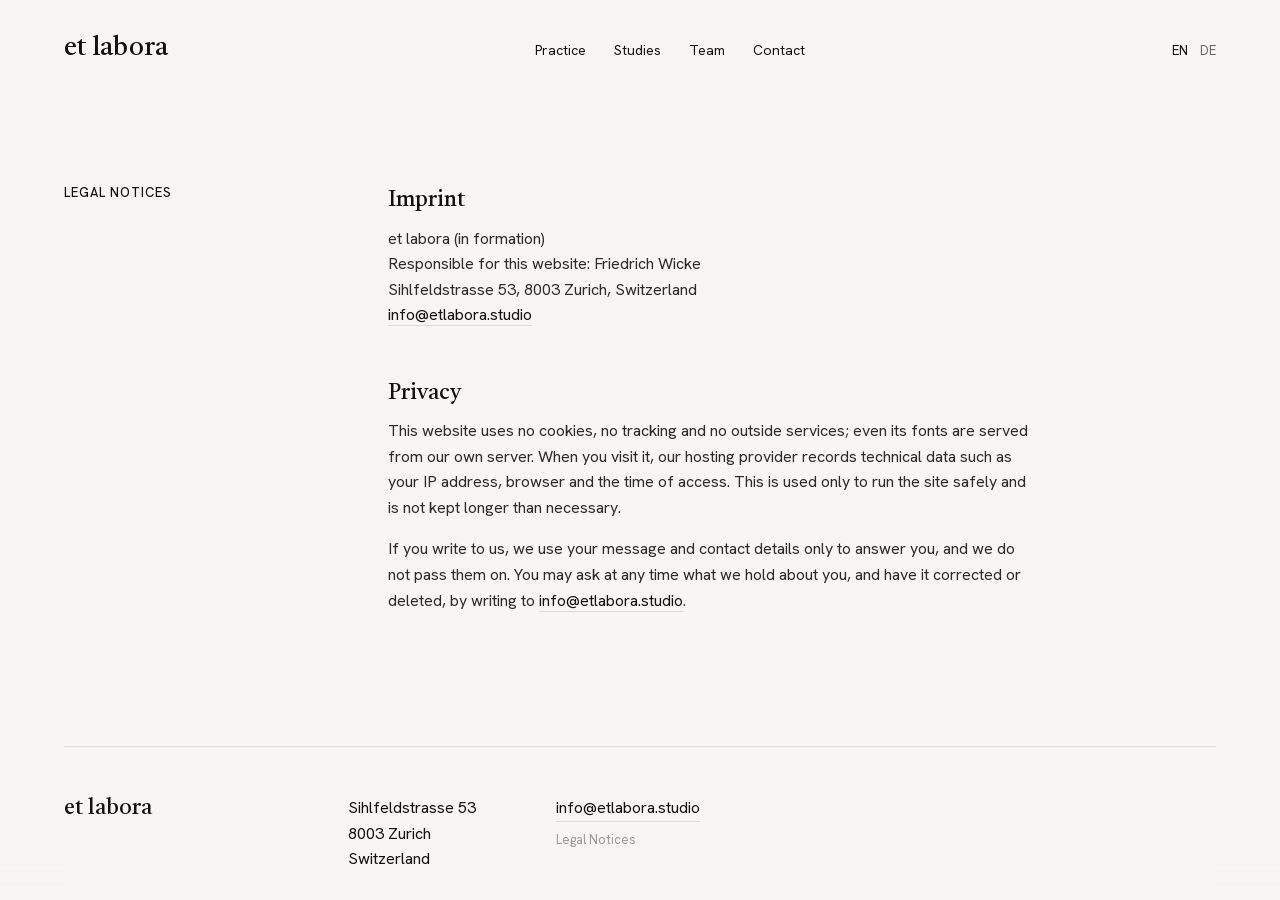
<file: legal.html>
<!doctype html>
<html lang="en">
<head>
<meta charset="utf-8">
<meta name="viewport" content="width=device-width, initial-scale=1">
<title>et labora — Legal Notices</title>
<meta name="description" content="et labora is an architecture and technology firm in Zurich, building in timber.">
<link rel="icon" href="favicon.ico" sizes="32x32">
<link rel="icon" href="favicon.svg" type="image/svg+xml">
<link rel="apple-touch-icon" href="apple-touch-icon.png">
<link rel="stylesheet" href="fonts/fonts.css">
<style>
body{margin:0;background:#F7F6F3}
a{color:#111111;text-decoration:none}
a:hover{color:#666666}
a:focus-visible{outline:1px solid #111111;outline-offset:4px}
</style>
</head>
<body>
<div style="font-family: 'Hanken Grotesk', 'Helvetica Neue', Arial, sans-serif; color: #111111; background: #F7F6F3; font-size: 16px; line-height: 1.55; -webkit-font-smoothing: antialiased">
<div style="max-width: 1440px; margin: 0 auto; box-sizing: border-box; padding-inline: clamp(16px, 5vw, 72px); display: flex; flex-direction: column; min-height: 100vh">

<header style="display: flex; flex-wrap: wrap; align-items: baseline; justify-content: space-between; gap: 16px 40px; padding-block: 28px 0">
<a href="index.html" style="font-family: Castoro, 'Iowan Old Style', Georgia, serif; font-size: 26px; letter-spacing: 0.01em">et labora</a>
<nav aria-label="Main" style="display: flex; flex-wrap: wrap; gap: 8px 28px; font-size: 14px">
<a href="practice.html">Practice</a>
<a href="studies.html">Studies</a>
<a href="team.html">Team</a>
<a href="contact.html">Contact</a>
</nav>
<div style="display: flex; gap: 12px; font-size: 13px; color: #666666">
<a href="#top" aria-current="true" style="color: #111111">EN</a>
<a href="#top" style="color: #666666">DE</a>
</div>
</header>

<section id="legal" style="display: flex; flex-wrap: wrap; gap: 32px 64px; padding-block: clamp(72px, 9vw, 140px) clamp(80px, 10vw, 140px)">
<h1 style="margin: 0; flex: 1 1 220px; max-width: 260px; font-size: 13px; font-weight: 500; letter-spacing: 0.08em; text-transform: uppercase">Legal Notices</h1>
<div style="flex: 999 1 520px; min-width: 0; max-width: 40em; display: flex; flex-direction: column; gap: 48px">
<div>
<h2 style="margin: 0 0 8px; font-family: Castoro, 'Iowan Old Style', Georgia, serif; font-weight: 400; font-size: 22px">Imprint</h2>
<p style="margin: 0; font-size: 16px; line-height: 1.6; color: #2B2B2B">et labora (in formation)<br>Responsible for this website: Friedrich Wicke<br>Sihlfeldstrasse 53, 8003 Zurich, Switzerland<br><a href="mailto:info@etlabora.studio" style="border-bottom: 1px solid #DCDBD7">info@etlabora.studio</a></p>
</div>
<div>
<h2 style="margin: 0 0 8px; font-family: Castoro, 'Iowan Old Style', Georgia, serif; font-weight: 400; font-size: 22px">Privacy</h2>
<p style="margin: 0; font-size: 16px; line-height: 1.6; color: #2B2B2B">This website uses no cookies, no tracking and no outside services; even its fonts are served from our own server. When you visit it, our hosting provider records technical data such as your IP address, browser and the time of access. This is used only to run the site safely and is not kept longer than necessary.</p>
<p style="margin: 1em 0 0; font-size: 16px; line-height: 1.6; color: #2B2B2B">If you write to us, we use your message and contact details only to answer you, and we do not pass them on. You may ask at any time what we hold about you, and have it corrected or deleted, by writing to <a href="mailto:info@etlabora.studio" style="border-bottom: 1px solid #DCDBD7">info@etlabora.studio</a>.</p>
</div>
</div>
</section>

<footer style="margin-top: auto; display: flex; flex-direction: column; gap: clamp(32px, 4vw, 56px); position: relative; z-index: 2; background: #F7F6F3; border-top: 1px solid #DCDBD7; padding-block: clamp(32px, 4vw, 48px) 28px">
<div style="display: flex; flex-wrap: wrap; gap: 24px 64px">
<span style="flex: 1 1 220px; max-width: 260px; font-family: Castoro, 'Iowan Old Style', Georgia, serif; font-size: 22px; line-height: 1.2; color: #111111">et labora</span>
<div style="flex: 999 1 520px; min-width: 0; display: flex; flex-wrap: wrap; gap: 24px 80px; font-size: 16px; line-height: 1.6; color: #111111">
<address style="font-style: normal; display: flex; flex-direction: column">
<span>Sihlfeldstrasse 53</span>
<span>8003 Zurich</span>
<span>Switzerland</span>
</address>
<div style="display: flex; flex-direction: column; align-items: flex-start; gap: 8px">
<a href="mailto:info@etlabora.studio" style="border-bottom: 1px solid #DCDBD7">info@etlabora.studio</a>
<a href="legal.html" style="font-size: 13px; color: #999999">Legal Notices</a>
</div>
</div>
</div>
</footer>

</div>

<div aria-hidden="true" style="position: fixed; left: 0; right: 0; bottom: 0; z-index: 1; height: 48px; pointer-events: none; background: linear-gradient(to bottom, rgba(247, 246, 243, 0), rgba(247, 246, 243, 0.7))"></div>
</div>
</body>
</html>
</file>
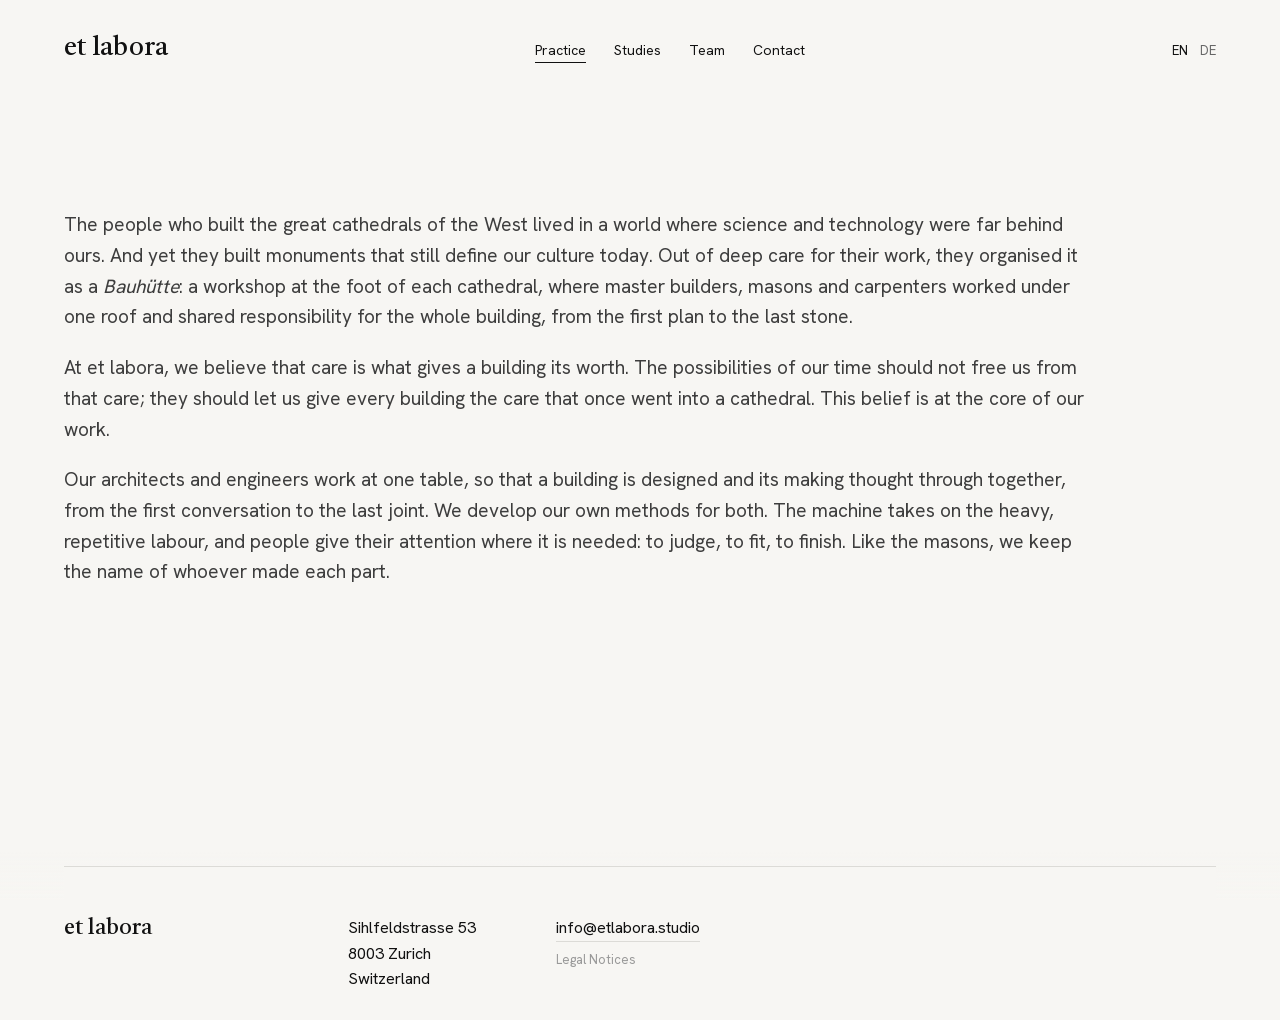
<file: practice.html>
<!doctype html>
<html lang="en">
<head>
<meta charset="utf-8">
<meta name="viewport" content="width=device-width, initial-scale=1">
<title>et labora — Practice</title>
<meta name="description" content="et labora is an architecture and technology firm in Zurich, building in timber.">
<link rel="icon" href="favicon.ico" sizes="32x32">
<link rel="icon" href="favicon.svg" type="image/svg+xml">
<link rel="apple-touch-icon" href="apple-touch-icon.png">
<link rel="stylesheet" href="fonts/fonts.css">
<style>
body{margin:0;background:#F7F6F3}
a{color:#111111;text-decoration:none}
a:hover{color:#666666}
a:focus-visible{outline:1px solid #111111;outline-offset:4px}
</style>
</head>
<body>
<div style="font-family: 'Hanken Grotesk', 'Helvetica Neue', Arial, sans-serif; color: #111111; background: #F7F6F3; font-size: 16px; line-height: 1.55; -webkit-font-smoothing: antialiased">
<div style="max-width: 1440px; margin: 0 auto; box-sizing: border-box; padding-inline: clamp(16px, 5vw, 72px); display: flex; flex-direction: column; min-height: calc(100vh + 120px)">

<div style="display: flex; flex-direction: column; min-height: calc(100vh - 170px); box-sizing: border-box">
<header style="display: flex; flex-wrap: wrap; align-items: baseline; justify-content: space-between; gap: 16px 40px; padding-block: 28px 0">
<a href="index.html" style="font-family: Castoro, 'Iowan Old Style', Georgia, serif; font-size: 26px; letter-spacing: 0.01em">et labora</a>
<nav aria-label="Main" style="display: flex; flex-wrap: wrap; gap: 8px 28px; font-size: 14px">
<a href="practice.html" aria-current="page" style="border-bottom: 1px solid #111111">Practice</a>
<a href="studies.html">Studies</a>
<a href="team.html">Team</a>
<a href="contact.html">Contact</a>
</nav>
<div style="display: flex; gap: 12px; font-size: 13px; color: #666666">
<a href="#top" aria-current="true" style="color: #111111">EN</a>
<a href="#top" style="color: #666666">DE</a>
</div>
</header>

<section id="practice" style="flex: 1 1 auto; display: flex; flex-direction: column; justify-content: center; gap: 28px; padding-block: clamp(56px, 7vw, 112px)">
<h1 style="position: absolute; width: 1px; height: 1px; margin: -1px; padding: 0; overflow: hidden; clip: rect(0 0 0 0); white-space: nowrap; border: 0">Practice</h1>
<div style="display: flex; flex-direction: column; gap: 20px; max-width: 54em; font-size: clamp(18px, 1.5vw, 21px); line-height: 1.6; color: #3D3D3D">
<p style="margin: 0">The people who built the great cathedrals of the West lived in a world where science and technology were far behind ours. And yet they built monuments that still define our culture today. Out of deep care for their work, they organised it as a <em>Bauhütte</em>: a workshop at the foot of each cathedral, where master builders, masons and carpenters worked under one roof and shared responsibility for the whole building, from the first plan to the last stone.</p>
<p style="margin: 0">At et labora, we believe that care is what gives a building its worth. The possibilities of our time should not free us from that care; they should let us give every building the care that once went into a cathedral. This belief is at the core of our work.</p>
<p style="margin: 0">Our architects and engineers work at one table, so that a building is designed and its making thought through together, from the first conversation to the last joint. We develop our own methods for both. The machine takes on the heavy, repetitive labour, and people give their attention where it is needed: to judge, to fit, to finish. Like the masons, we keep the name of whoever made each part.</p>
</div>
</section>
</div>

<footer style="margin-top: auto; display: flex; flex-direction: column; gap: clamp(32px, 4vw, 56px); position: relative; z-index: 2; background: #F7F6F3; border-top: 1px solid #DCDBD7; padding-block: clamp(32px, 4vw, 48px) 28px">
<div style="display: flex; flex-wrap: wrap; gap: 24px 64px">
<span style="flex: 1 1 220px; max-width: 260px; font-family: Castoro, 'Iowan Old Style', Georgia, serif; font-size: 22px; line-height: 1.2; color: #111111">et labora</span>
<div style="flex: 999 1 520px; min-width: 0; display: flex; flex-wrap: wrap; gap: 24px 80px; font-size: 16px; line-height: 1.6; color: #111111">
<address style="font-style: normal; display: flex; flex-direction: column">
<span>Sihlfeldstrasse 53</span>
<span>8003 Zurich</span>
<span>Switzerland</span>
</address>
<div style="display: flex; flex-direction: column; align-items: flex-start; gap: 8px">
<a href="mailto:info@etlabora.studio" style="border-bottom: 1px solid #DCDBD7">info@etlabora.studio</a>
<a href="legal.html" style="font-size: 13px; color: #999999">Legal Notices</a>
</div>
</div>
</div>
</footer>

</div>

<div aria-hidden="true" style="position: fixed; left: 0; right: 0; bottom: 0; z-index: 1; height: 48px; pointer-events: none; background: linear-gradient(to bottom, rgba(247, 246, 243, 0), rgba(247, 246, 243, 0.7))"></div>
</div>
</body>
</html>
</file>
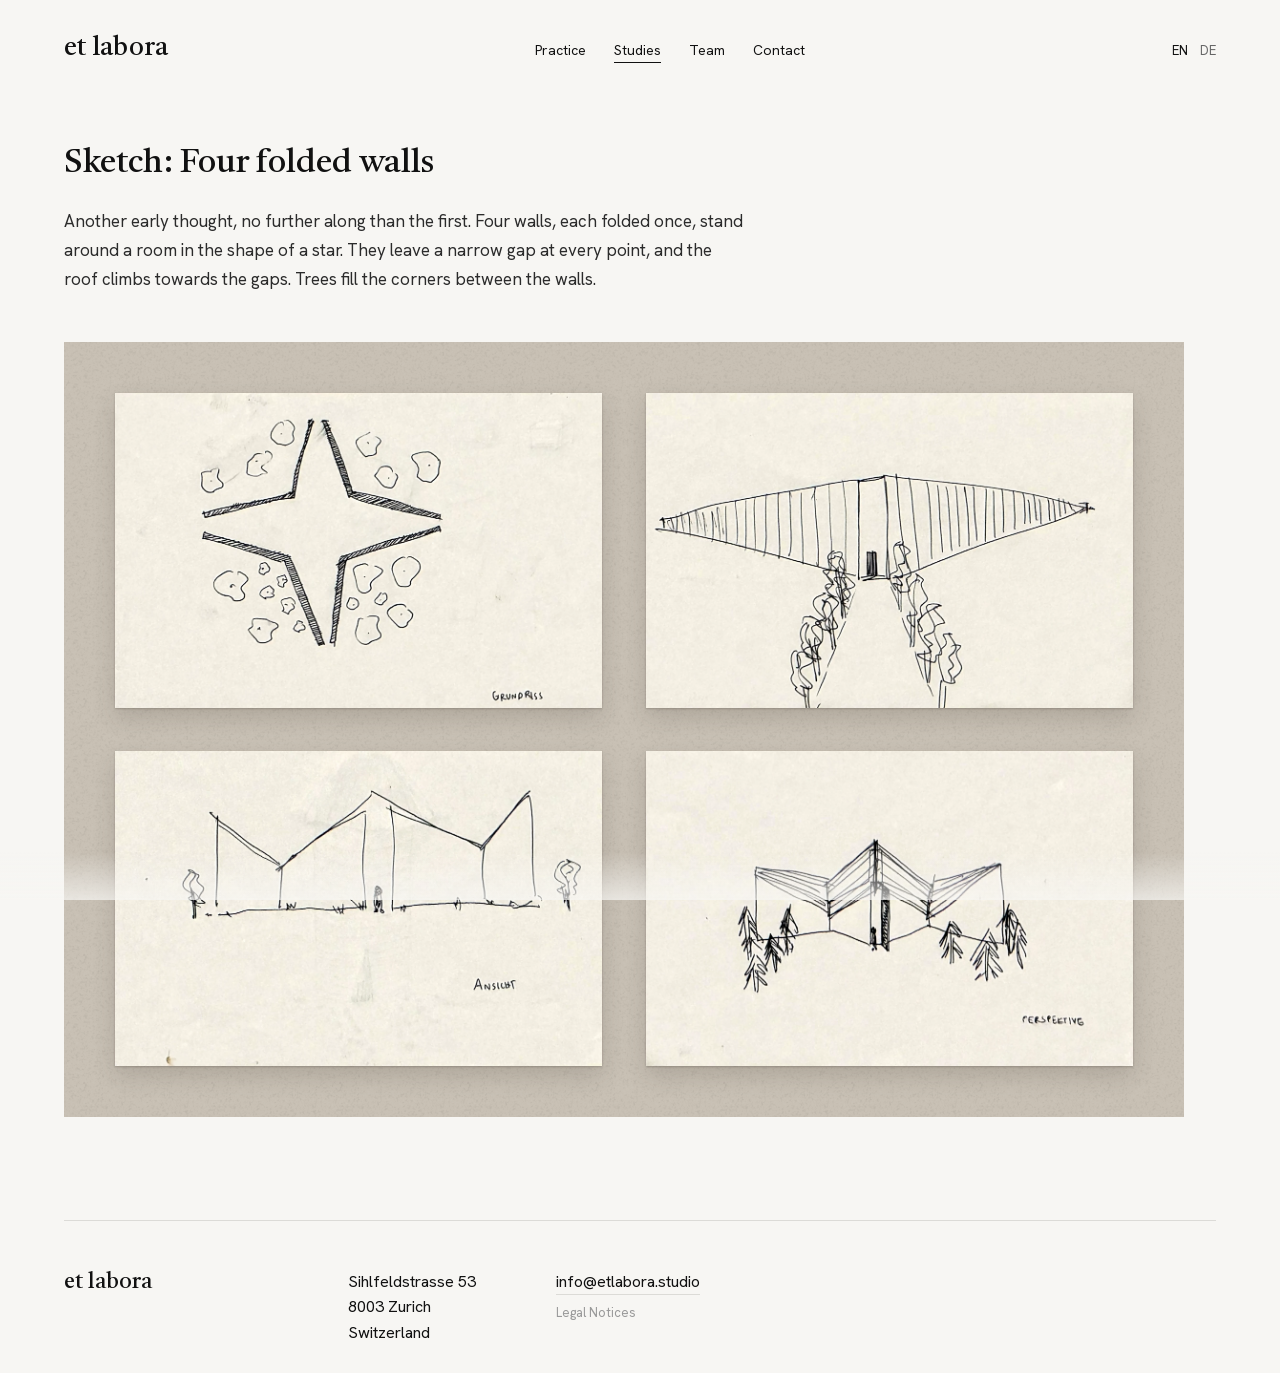
<file: sketch-four-walls.html>
<!doctype html>
<html lang="en">
<head>
<meta charset="utf-8">
<meta name="viewport" content="width=device-width, initial-scale=1">
<title>et labora — Sketch: Four folded walls</title>
<meta name="description" content="et labora is an architecture and technology firm in Zurich, building in timber.">
<link rel="icon" href="favicon.ico" sizes="32x32">
<link rel="icon" href="favicon.svg" type="image/svg+xml">
<link rel="apple-touch-icon" href="apple-touch-icon.png">
<link rel="stylesheet" href="fonts/fonts.css">
<style>
body{margin:0;background:#F7F6F3}
a{color:#111111;text-decoration:none}
a:hover{color:#666666}
a:focus-visible{outline:1px solid #111111;outline-offset:4px}
.process svg *{vector-effect:non-scaling-stroke}.post{width:100%;max-width:1120px;padding-block:clamp(48px,6vw,88px) clamp(64px,8vw,112px);display:flex;flex-direction:column;gap:clamp(32px,4vw,48px)}.post h1{margin:0;font-family:Castoro, 'Iowan Old Style', Georgia, serif;font-weight:400;font-size:clamp(26px,2.6vw,36px);line-height:1.15}.post p{margin:0;max-width:680px;font-size:clamp(17px,1.3vw,19px);line-height:1.7;color:#2B2B2B}.post .head{display:flex;flex-direction:column;gap:24px}.post figure{margin:0;display:flex;flex-direction:column;gap:12px}.post figcaption{font-size:14px;line-height:1.5;color:#666666}.plate{background:#C8C0B4 url(sketches/grain.webp);padding:clamp(20px,4vw,56px);display:grid;gap:clamp(20px,3.4vw,48px)}.plate.four{grid-template-columns:repeat(2,minmax(0,1fr))}.plate img{display:block;width:100%;height:auto;box-shadow:0 1px 2px rgba(46,38,28,.24),0 10px 22px rgba(46,38,28,.16)}@media (max-width:720px){.plate.four{grid-template-columns:minmax(0,1fr)}}
</style>
</head>
<body>
<div style="font-family: 'Hanken Grotesk', 'Helvetica Neue', Arial, sans-serif; color: #111111; background: #F7F6F3; font-size: 16px; line-height: 1.55; -webkit-font-smoothing: antialiased">
<div style="max-width: 1440px; margin: 0 auto; box-sizing: border-box; padding-inline: clamp(16px, 5vw, 72px); display: flex; flex-direction: column; min-height: 100vh">

<header style="display: flex; flex-wrap: wrap; align-items: baseline; justify-content: space-between; gap: 16px 40px; padding-block: 28px 0">
<a href="index.html" style="font-family: Castoro, 'Iowan Old Style', Georgia, serif; font-size: 26px; letter-spacing: 0.01em">et labora</a>
<nav aria-label="Main" style="display: flex; flex-wrap: wrap; gap: 8px 28px; font-size: 14px">
<a href="practice.html">Practice</a>
<a href="studies.html" aria-current="page" style="border-bottom: 1px solid #111111">Studies</a>
<a href="team.html">Team</a>
<a href="contact.html">Contact</a>
</nav>
<div style="display: flex; gap: 12px; font-size: 13px; color: #666666">
<a href="#top" aria-current="true" style="color: #111111">EN</a>
<a href="#top" style="color: #666666">DE</a>
</div>
</header>

<article class="post">
<div class="head">
<h1>Sketch: Four folded walls</h1>
<p>Another early thought, no further along than the first. Four walls, each folded once, stand around a room in the shape of a star. They leave a narrow gap at every point, and the roof climbs towards the gaps. Trees fill the corners between the walls.</p>
</div>
<figure>
<div class="plate four">
<img src="sketches/star-plan.webp" width="2040" height="1318" alt="Pen sketch, plan: four folded walls forming a four-pointed star, with trees in the corners between them.">
<img src="sketches/star-approach.webp" width="2040" height="1318" alt="Pen sketch: a path between trees leading to a narrow door in a long wall of vertical boards that tapers away to both sides.">
<img src="sketches/star-elevation.webp" width="2040" height="1318" alt="Pen sketch, elevation: a roof folded in the outline of an M, highest over a narrow central opening, with a small figure and two trees.">
<img src="sketches/star-view.webp" width="2040" height="1318" alt="Pen sketch, perspective: the folded roof and walls seen from outside, with fir trees around them and a small figure in the tall opening.">
</div>
</figure>
</article>

<footer style="margin-top: auto; display: flex; flex-direction: column; gap: clamp(32px, 4vw, 56px); position: relative; z-index: 2; background: #F7F6F3; border-top: 1px solid #DCDBD7; padding-block: clamp(32px, 4vw, 48px) 28px">
<div style="display: flex; flex-wrap: wrap; gap: 24px 64px">
<span style="flex: 1 1 220px; max-width: 260px; font-family: Castoro, 'Iowan Old Style', Georgia, serif; font-size: 22px; line-height: 1.2; color: #111111">et labora</span>
<div style="flex: 999 1 520px; min-width: 0; display: flex; flex-wrap: wrap; gap: 24px 80px; font-size: 16px; line-height: 1.6; color: #111111">
<address style="font-style: normal; display: flex; flex-direction: column">
<span>Sihlfeldstrasse 53</span>
<span>8003 Zurich</span>
<span>Switzerland</span>
</address>
<div style="display: flex; flex-direction: column; align-items: flex-start; gap: 8px">
<a href="mailto:info@etlabora.studio" style="border-bottom: 1px solid #DCDBD7">info@etlabora.studio</a>
<a href="legal.html" style="font-size: 13px; color: #999999">Legal Notices</a>
</div>
</div>
</div>
</footer>

</div>

<div aria-hidden="true" style="position: fixed; left: 0; right: 0; bottom: 0; z-index: 1; height: 48px; pointer-events: none; background: linear-gradient(to bottom, rgba(247, 246, 243, 0), rgba(247, 246, 243, 0.7))"></div>
</div>
</body>
</html>
</file>
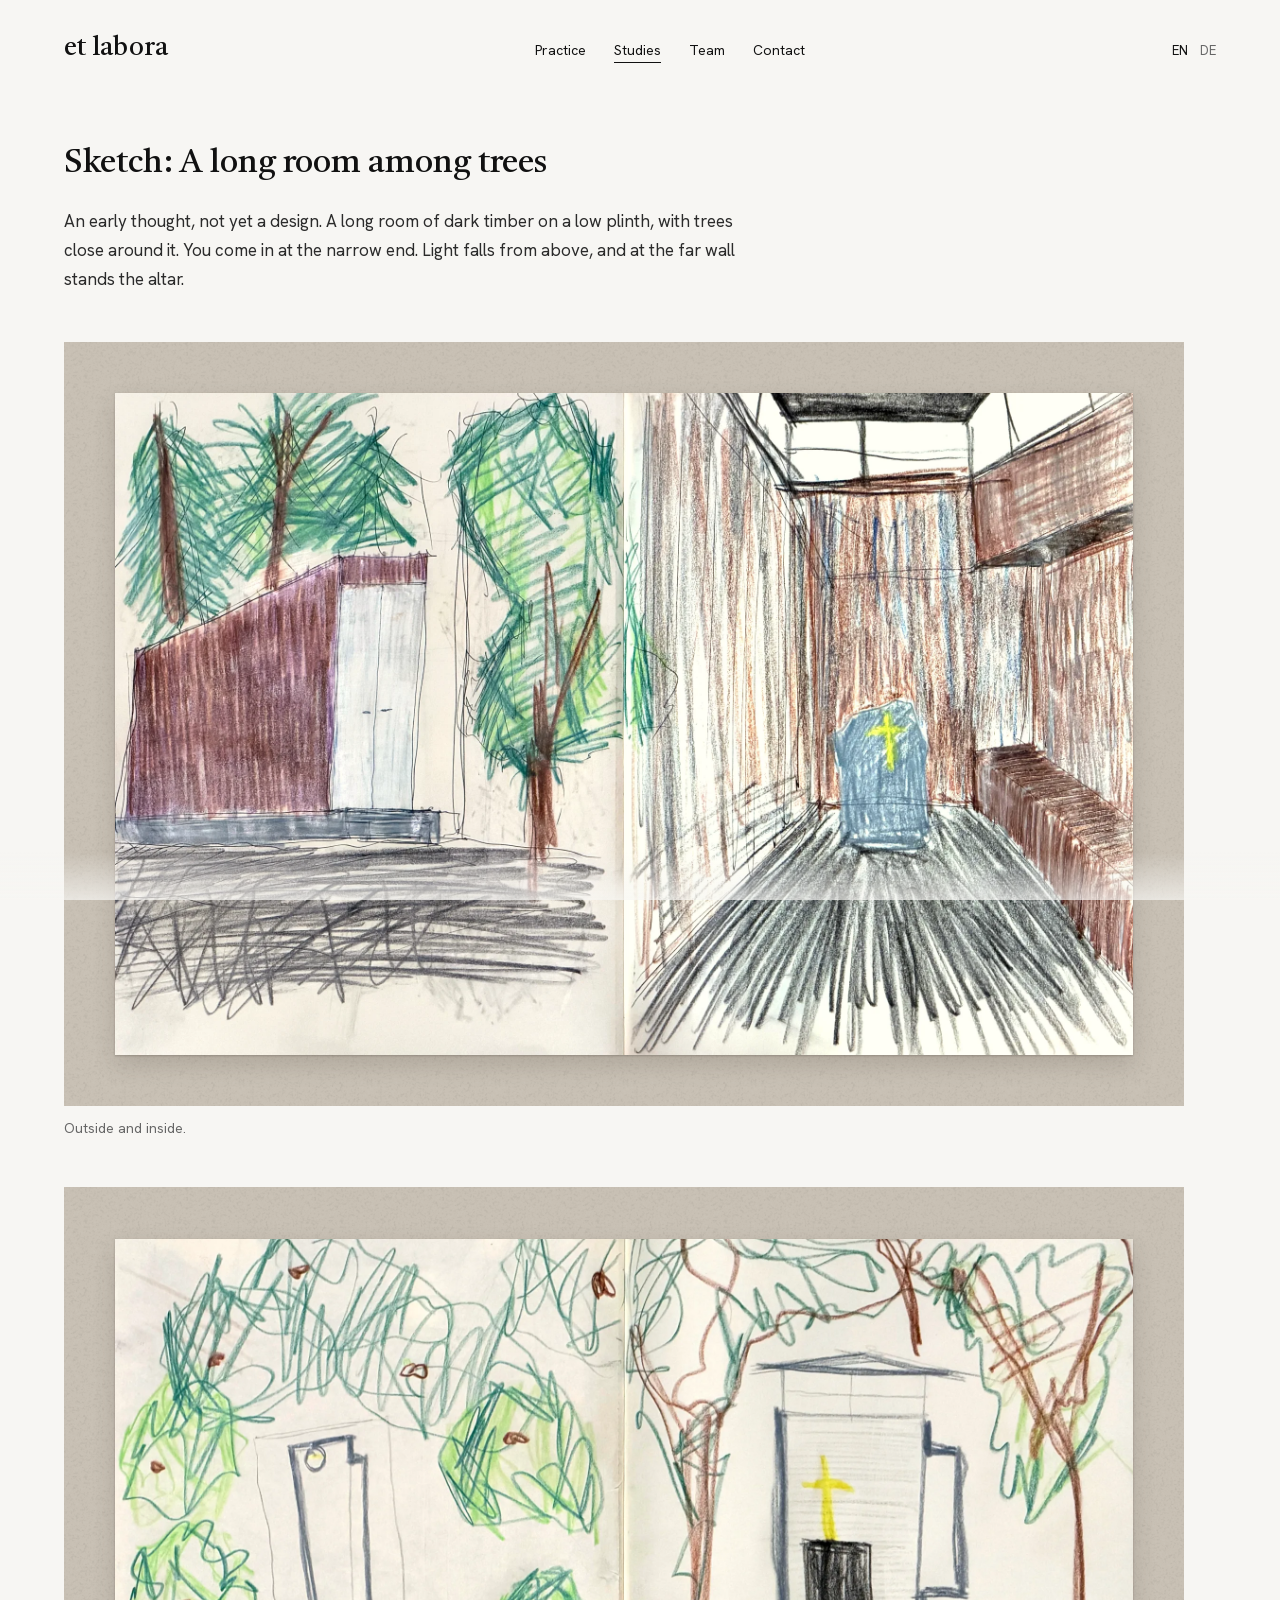
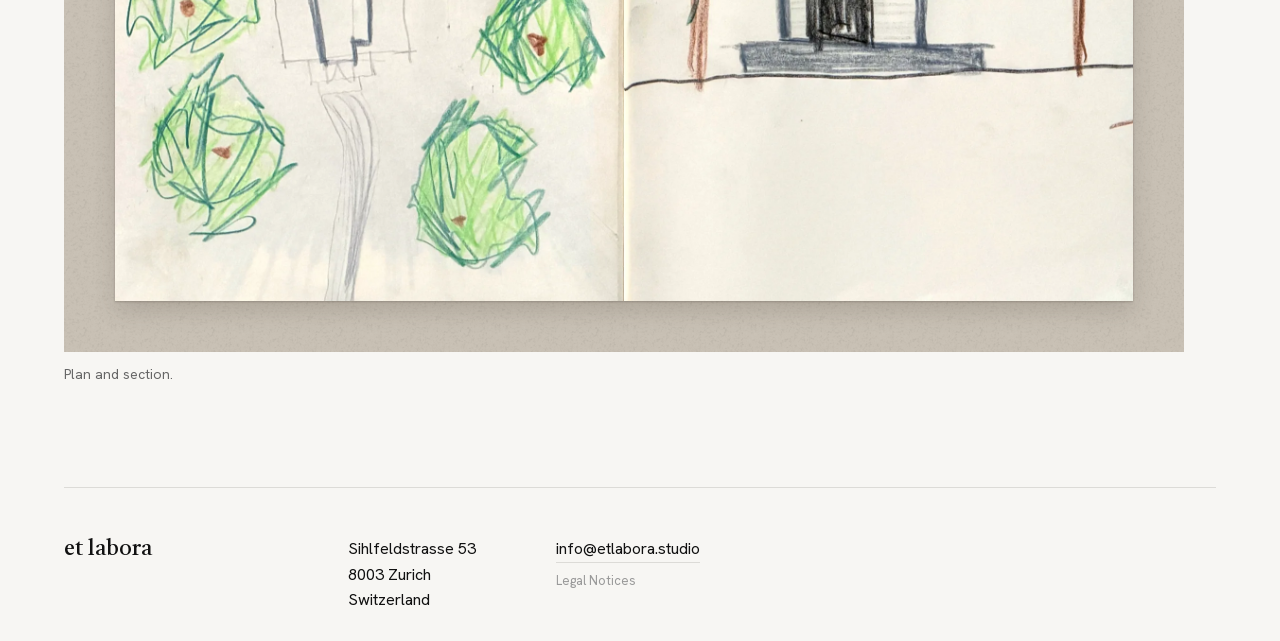
<file: sketch-long-room.html>
<!doctype html>
<html lang="en">
<head>
<meta charset="utf-8">
<meta name="viewport" content="width=device-width, initial-scale=1">
<title>et labora — Sketch: A long room among trees</title>
<meta name="description" content="et labora is an architecture and technology firm in Zurich, building in timber.">
<link rel="icon" href="favicon.ico" sizes="32x32">
<link rel="icon" href="favicon.svg" type="image/svg+xml">
<link rel="apple-touch-icon" href="apple-touch-icon.png">
<link rel="stylesheet" href="fonts/fonts.css">
<style>
body{margin:0;background:#F7F6F3}
a{color:#111111;text-decoration:none}
a:hover{color:#666666}
a:focus-visible{outline:1px solid #111111;outline-offset:4px}
.process svg *{vector-effect:non-scaling-stroke}.post{width:100%;max-width:1120px;padding-block:clamp(48px,6vw,88px) clamp(64px,8vw,112px);display:flex;flex-direction:column;gap:clamp(32px,4vw,48px)}.post h1{margin:0;font-family:Castoro, 'Iowan Old Style', Georgia, serif;font-weight:400;font-size:clamp(26px,2.6vw,36px);line-height:1.15}.post p{margin:0;max-width:680px;font-size:clamp(17px,1.3vw,19px);line-height:1.7;color:#2B2B2B}.post .head{display:flex;flex-direction:column;gap:24px}.post figure{margin:0;display:flex;flex-direction:column;gap:12px}.post figcaption{font-size:14px;line-height:1.5;color:#666666}.plate{background:#C8C0B4 url(sketches/grain.webp);padding:clamp(20px,4vw,56px);display:grid;gap:clamp(20px,3.4vw,48px)}.plate.four{grid-template-columns:repeat(2,minmax(0,1fr))}.plate img{display:block;width:100%;height:auto;box-shadow:0 1px 2px rgba(46,38,28,.24),0 10px 22px rgba(46,38,28,.16)}@media (max-width:720px){.plate.four{grid-template-columns:minmax(0,1fr)}}
</style>
</head>
<body>
<div style="font-family: 'Hanken Grotesk', 'Helvetica Neue', Arial, sans-serif; color: #111111; background: #F7F6F3; font-size: 16px; line-height: 1.55; -webkit-font-smoothing: antialiased">
<div style="max-width: 1440px; margin: 0 auto; box-sizing: border-box; padding-inline: clamp(16px, 5vw, 72px); display: flex; flex-direction: column; min-height: 100vh">

<header style="display: flex; flex-wrap: wrap; align-items: baseline; justify-content: space-between; gap: 16px 40px; padding-block: 28px 0">
<a href="index.html" style="font-family: Castoro, 'Iowan Old Style', Georgia, serif; font-size: 26px; letter-spacing: 0.01em">et labora</a>
<nav aria-label="Main" style="display: flex; flex-wrap: wrap; gap: 8px 28px; font-size: 14px">
<a href="practice.html">Practice</a>
<a href="studies.html" aria-current="page" style="border-bottom: 1px solid #111111">Studies</a>
<a href="team.html">Team</a>
<a href="contact.html">Contact</a>
</nav>
<div style="display: flex; gap: 12px; font-size: 13px; color: #666666">
<a href="#top" aria-current="true" style="color: #111111">EN</a>
<a href="#top" style="color: #666666">DE</a>
</div>
</header>

<article class="post">
<div class="head">
<h1>Sketch: A long room among trees</h1>
<p>An early thought, not yet a design. A long room of dark timber on a low plinth, with trees close around it. You come in at the narrow end. Light falls from above, and at the far wall stands the altar.</p>
</div>
<figure>
<div class="plate one">
<img src="sketches/room-outside-inside.webp" width="2152" height="1400" alt="Crayon sketch of a dark red timber building among trees with a pale door on a grey plinth, and of its interior: tall timber walls, a skylight, a dark floor, a grey altar with a yellow cross.">
</div>
<figcaption>Outside and inside.</figcaption>
</figure>
<figure>
<div class="plate one">
<img src="sketches/room-plan-front.webp" width="2152" height="1400" alt="Crayon sketch of the plan, a long narrow room with a path leading to it and trees on both sides, and of a section towards the altar, with a yellow cross rising behind a black block, framed by trees." loading="lazy">
</div>
<figcaption>Plan and section.</figcaption>
</figure>
</article>

<footer style="margin-top: auto; display: flex; flex-direction: column; gap: clamp(32px, 4vw, 56px); position: relative; z-index: 2; background: #F7F6F3; border-top: 1px solid #DCDBD7; padding-block: clamp(32px, 4vw, 48px) 28px">
<div style="display: flex; flex-wrap: wrap; gap: 24px 64px">
<span style="flex: 1 1 220px; max-width: 260px; font-family: Castoro, 'Iowan Old Style', Georgia, serif; font-size: 22px; line-height: 1.2; color: #111111">et labora</span>
<div style="flex: 999 1 520px; min-width: 0; display: flex; flex-wrap: wrap; gap: 24px 80px; font-size: 16px; line-height: 1.6; color: #111111">
<address style="font-style: normal; display: flex; flex-direction: column">
<span>Sihlfeldstrasse 53</span>
<span>8003 Zurich</span>
<span>Switzerland</span>
</address>
<div style="display: flex; flex-direction: column; align-items: flex-start; gap: 8px">
<a href="mailto:info@etlabora.studio" style="border-bottom: 1px solid #DCDBD7">info@etlabora.studio</a>
<a href="legal.html" style="font-size: 13px; color: #999999">Legal Notices</a>
</div>
</div>
</div>
</footer>

</div>

<div aria-hidden="true" style="position: fixed; left: 0; right: 0; bottom: 0; z-index: 1; height: 48px; pointer-events: none; background: linear-gradient(to bottom, rgba(247, 246, 243, 0), rgba(247, 246, 243, 0.7))"></div>
</div>
</body>
</html>
</file>
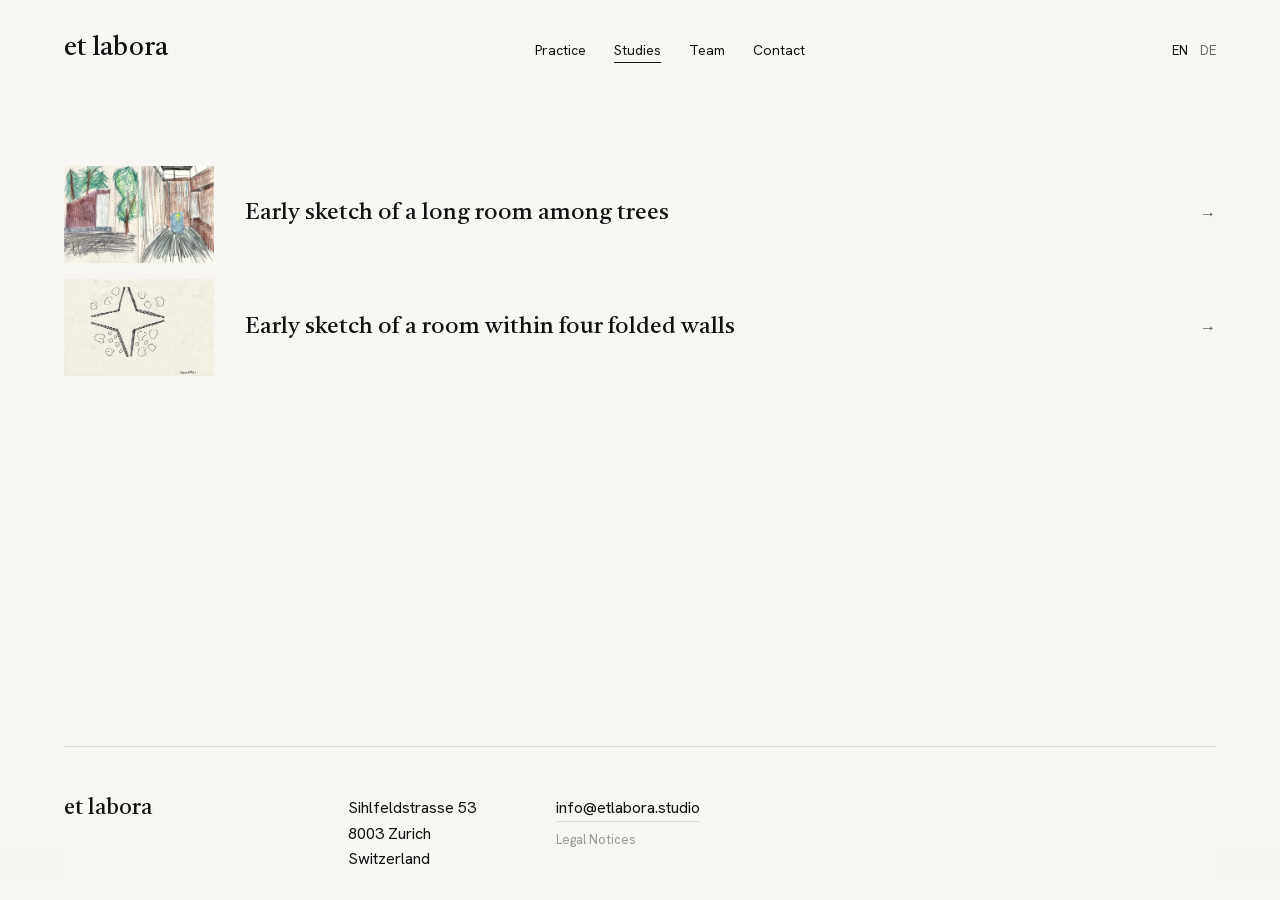
<file: studies.html>
<!doctype html>
<html lang="en">
<head>
<meta charset="utf-8">
<meta name="viewport" content="width=device-width, initial-scale=1">
<title>et labora — Studies</title>
<meta name="description" content="et labora is an architecture and technology firm in Zurich, building in timber.">
<link rel="icon" href="favicon.ico" sizes="32x32">
<link rel="icon" href="favicon.svg" type="image/svg+xml">
<link rel="apple-touch-icon" href="apple-touch-icon.png">
<link rel="stylesheet" href="fonts/fonts.css">
<style>
body{margin:0;background:#F7F6F3}
a{color:#111111;text-decoration:none}
a:hover{color:#666666}
a:focus-visible{outline:1px solid #111111;outline-offset:4px}
.process svg *{vector-effect:non-scaling-stroke}
</style>
</head>
<body>
<div style="font-family: 'Hanken Grotesk', 'Helvetica Neue', Arial, sans-serif; color: #111111; background: #F7F6F3; font-size: 16px; line-height: 1.55; -webkit-font-smoothing: antialiased">
<div style="max-width: 1440px; margin: 0 auto; box-sizing: border-box; padding-inline: clamp(16px, 5vw, 72px); display: flex; flex-direction: column; min-height: 100vh">

<header style="display: flex; flex-wrap: wrap; align-items: baseline; justify-content: space-between; gap: 16px 40px; padding-block: 28px 0">
<a href="index.html" style="font-family: Castoro, 'Iowan Old Style', Georgia, serif; font-size: 26px; letter-spacing: 0.01em">et labora</a>
<nav aria-label="Main" style="display: flex; flex-wrap: wrap; gap: 8px 28px; font-size: 14px">
<a href="practice.html">Practice</a>
<a href="studies.html" aria-current="page" style="border-bottom: 1px solid #111111">Studies</a>
<a href="team.html">Team</a>
<a href="contact.html">Contact</a>
</nav>
<div style="display: flex; gap: 12px; font-size: 13px; color: #666666">
<a href="#top" aria-current="true" style="color: #111111">EN</a>
<a href="#top" style="color: #666666">DE</a>
</div>
</header>

<section id="studies" style="display: flex; flex-direction: column; gap: clamp(32px, 4vw, 56px); flex: 1 1 auto; padding-block: clamp(56px, 7vw, 112px)">
<h1 style="position: absolute; width: 1px; height: 1px; margin: -1px; padding: 0; overflow: hidden; clip: rect(0 0 0 0); white-space: nowrap; border: 0">Studies</h1>
<nav aria-label="Our studies" style="display: flex; flex-direction: column">
<a href="sketch-long-room.html" class="process" style="display: flex; align-items: center; gap: clamp(16px, 2.4vw, 32px); padding-block: 8px">
<div style="flex: 0 0 clamp(96px, 12vw, 150px)">
<img src="sketches/room-outside-inside-thumb.webp" alt="" style="display: block; width: 100%; height: auto">
</div>
<span style="flex: 1 1 auto; min-width: 0; font-family: Castoro, 'Iowan Old Style', Georgia, serif; font-size: clamp(20px, 1.8vw, 26px); line-height: 1.15">Early sketch of a long room among trees</span>
<span aria-hidden="true" style="flex: 0 0 auto; font-size: 16px; color: #555555">→</span>
</a>
<a href="sketch-four-walls.html" class="process" style="display: flex; align-items: center; gap: clamp(16px, 2.4vw, 32px); padding-block: 8px">
<div style="flex: 0 0 clamp(96px, 12vw, 150px)">
<img src="sketches/star-plan-thumb.webp" alt="" style="display: block; width: 100%; height: auto">
</div>
<span style="flex: 1 1 auto; min-width: 0; font-family: Castoro, 'Iowan Old Style', Georgia, serif; font-size: clamp(20px, 1.8vw, 26px); line-height: 1.15">Early sketch of a room within four folded walls</span>
<span aria-hidden="true" style="flex: 0 0 auto; font-size: 16px; color: #555555">→</span>
</a>
</nav>
</section>

<footer style="margin-top: auto; display: flex; flex-direction: column; gap: clamp(32px, 4vw, 56px); position: relative; z-index: 2; background: #F7F6F3; border-top: 1px solid #DCDBD7; padding-block: clamp(32px, 4vw, 48px) 28px">
<div style="display: flex; flex-wrap: wrap; gap: 24px 64px">
<span style="flex: 1 1 220px; max-width: 260px; font-family: Castoro, 'Iowan Old Style', Georgia, serif; font-size: 22px; line-height: 1.2; color: #111111">et labora</span>
<div style="flex: 999 1 520px; min-width: 0; display: flex; flex-wrap: wrap; gap: 24px 80px; font-size: 16px; line-height: 1.6; color: #111111">
<address style="font-style: normal; display: flex; flex-direction: column">
<span>Sihlfeldstrasse 53</span>
<span>8003 Zurich</span>
<span>Switzerland</span>
</address>
<div style="display: flex; flex-direction: column; align-items: flex-start; gap: 8px">
<a href="mailto:info@etlabora.studio" style="border-bottom: 1px solid #DCDBD7">info@etlabora.studio</a>
<a href="legal.html" style="font-size: 13px; color: #999999">Legal Notices</a>
</div>
</div>
</div>
</footer>

</div>

<div aria-hidden="true" style="position: fixed; left: 0; right: 0; bottom: 0; z-index: 1; height: 48px; pointer-events: none; background: linear-gradient(to bottom, rgba(247, 246, 243, 0), rgba(247, 246, 243, 0.7))"></div>
</div>
</body>
</html>
</file>
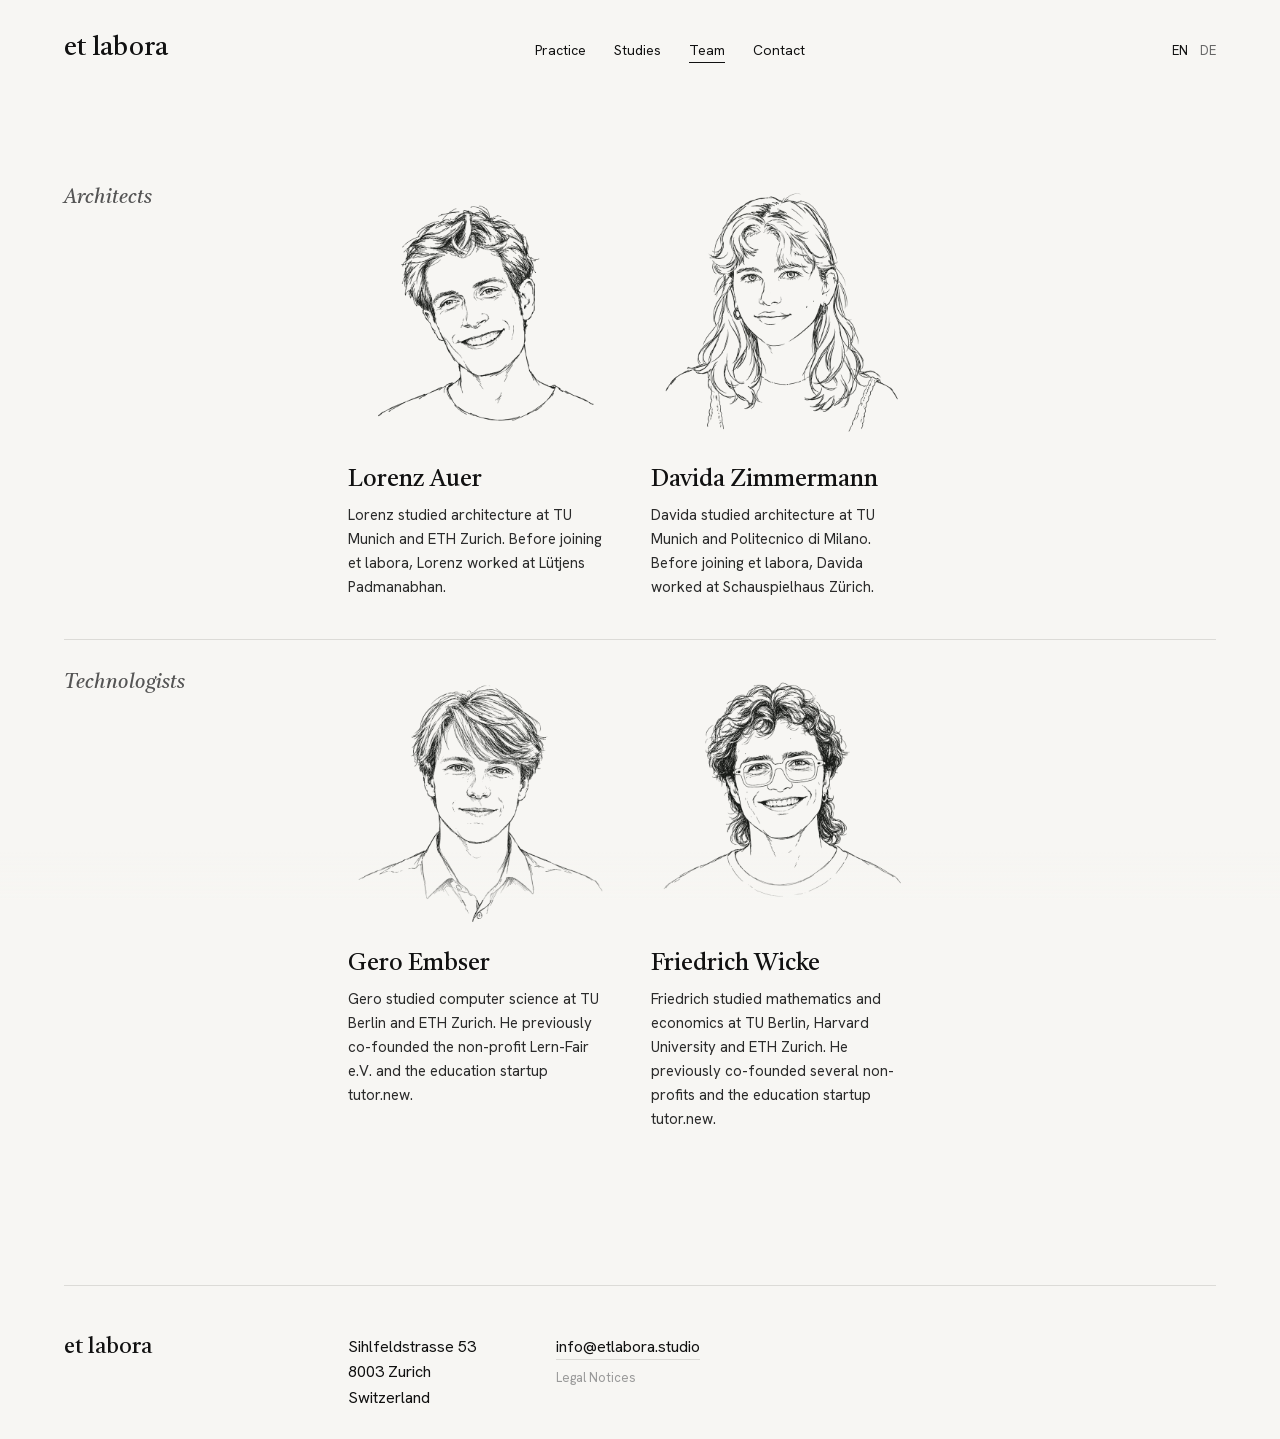
<file: team.html>
<!doctype html>
<html lang="en">
<head>
<meta charset="utf-8">
<meta name="viewport" content="width=device-width, initial-scale=1">
<title>et labora — Team</title>
<meta name="description" content="et labora is an architecture and technology firm in Zurich, building in timber.">
<link rel="icon" href="favicon.ico" sizes="32x32">
<link rel="icon" href="favicon.svg" type="image/svg+xml">
<link rel="apple-touch-icon" href="apple-touch-icon.png">
<link rel="stylesheet" href="fonts/fonts.css">
<style>
body{margin:0;background:#F7F6F3}
a{color:#111111;text-decoration:none}
a:hover{color:#666666}
a:focus-visible{outline:1px solid #111111;outline-offset:4px}
</style>
</head>
<body>
<div style="font-family: 'Hanken Grotesk', 'Helvetica Neue', Arial, sans-serif; color: #111111; background: #F7F6F3; font-size: 16px; line-height: 1.55; -webkit-font-smoothing: antialiased">
<div style="max-width: 1440px; margin: 0 auto; box-sizing: border-box; padding-inline: clamp(16px, 5vw, 72px); display: flex; flex-direction: column; min-height: calc(100vh + 120px)">

<header style="display: flex; flex-wrap: wrap; align-items: baseline; justify-content: space-between; gap: 16px 40px; padding-block: 28px 0">
<a href="index.html" style="font-family: Castoro, 'Iowan Old Style', Georgia, serif; font-size: 26px; letter-spacing: 0.01em">et labora</a>
<nav aria-label="Main" style="display: flex; flex-wrap: wrap; gap: 8px 28px; font-size: 14px">
<a href="practice.html">Practice</a>
<a href="studies.html">Studies</a>
<a href="team.html" aria-current="page" style="border-bottom: 1px solid #111111">Team</a>
<a href="contact.html">Contact</a>
</nav>
<div style="display: flex; gap: 12px; font-size: 13px; color: #666666">
<a href="#top" aria-current="true" style="color: #111111">EN</a>
<a href="#top" style="color: #666666">DE</a>
</div>
</header>

<section id="team" style="display: flex; flex-direction: column; gap: 40px; padding-block: clamp(72px, 9vw, 140px) clamp(96px, 12vw, 160px)">
<h1 style="position: absolute; width: 1px; height: 1px; margin: -1px; padding: 0; overflow: hidden; clip: rect(0 0 0 0); white-space: nowrap; border: 0">Team</h1>
<div style="display: flex; flex-wrap: wrap; gap: 24px 64px">
<h3 style="margin: 0; flex: 1 1 220px; max-width: 260px; font-family: Castoro, 'Iowan Old Style', Georgia, serif; font-style: italic; font-weight: 400; font-size: 20px; color: #555555">Architects</h3>
<ul style="margin: 0; padding: 0; list-style: none; flex: 999 1 520px; min-width: 0; display: grid; grid-template-columns: repeat(auto-fit, minmax(220px, 1fr)); gap: 48px 40px">
<li style="display: flex; flex-direction: column; gap: 8px">
<img src="team/lorenz.webp" alt="Ink sketch portrait of Lorenz Auer" width="720" height="720" style="display: block; width: 100%; height: auto; aspect-ratio: 1; margin-bottom: 12px">
<span style="font-family: Castoro, 'Iowan Old Style', Georgia, serif; font-size: 24px; line-height: 1.2">Lorenz Auer</span>
<p style="margin: 0; font-size: 15px; line-height: 1.6; color: #2B2B2B; max-width: 30em">Lorenz studied architecture at TU Munich and ETH Zurich. Before joining et labora, Lorenz worked at Lütjens Padmanabhan.</p>
</li>
<li style="display: flex; flex-direction: column; gap: 8px">
<img src="team/davida.webp" alt="Ink sketch portrait of Davida Zimmermann" width="720" height="720" style="display: block; width: 100%; height: auto; aspect-ratio: 1; margin-bottom: 12px">
<span style="font-family: Castoro, 'Iowan Old Style', Georgia, serif; font-size: 24px; line-height: 1.2">Davida Zimmermann</span>
<p style="margin: 0; font-size: 15px; line-height: 1.6; color: #2B2B2B; max-width: 30em">Davida studied architecture at TU Munich and Politecnico di Milano. Before joining et labora, Davida worked at Schauspielhaus Zürich.</p>
</li>
<li aria-hidden="true" style="visibility: hidden"></li>
</ul>
</div>
<div style="display: flex; flex-wrap: wrap; gap: 24px 64px; border-top: 1px solid #DCDBD7; padding-block-start: 28px">
<h3 style="margin: 0; flex: 1 1 220px; max-width: 260px; font-family: Castoro, 'Iowan Old Style', Georgia, serif; font-style: italic; font-weight: 400; font-size: 20px; color: #555555">Technologists</h3>
<ul style="margin: 0; padding: 0; list-style: none; flex: 999 1 520px; min-width: 0; display: grid; grid-template-columns: repeat(auto-fit, minmax(220px, 1fr)); gap: 48px 40px">
<li style="display: flex; flex-direction: column; gap: 8px">
<img src="team/gero.webp" alt="Ink sketch portrait of Gero Embser" width="720" height="720" style="display: block; width: 100%; height: auto; aspect-ratio: 1; margin-bottom: 12px">
<span style="font-family: Castoro, 'Iowan Old Style', Georgia, serif; font-size: 24px; line-height: 1.2">Gero Embser</span>
<p style="margin: 0; font-size: 15px; line-height: 1.6; color: #2B2B2B; max-width: 30em">Gero studied computer science at TU Berlin and ETH Zurich. He previously co-founded the non-profit Lern-Fair e.V. and the education startup tutor.new.</p>
</li>
<li style="display: flex; flex-direction: column; gap: 8px">
<img src="team/friedrich.webp?v=3" alt="Ink sketch portrait of Friedrich Wicke" width="720" height="720" style="display: block; width: 100%; height: auto; aspect-ratio: 1; margin-bottom: 12px">
<span style="font-family: Castoro, 'Iowan Old Style', Georgia, serif; font-size: 24px; line-height: 1.2">Friedrich Wicke</span>
<p style="margin: 0; font-size: 15px; line-height: 1.6; color: #2B2B2B; max-width: 30em">Friedrich studied mathematics and economics at TU Berlin, Harvard University and ETH Zurich. He previously co-founded several non-profits and the education startup tutor.new.</p>
</li>
<li aria-hidden="true" style="visibility: hidden"></li>
</ul>
</div>
</section>

<footer style="margin-top: auto; display: flex; flex-direction: column; gap: clamp(32px, 4vw, 56px); position: relative; z-index: 2; background: #F7F6F3; border-top: 1px solid #DCDBD7; padding-block: clamp(32px, 4vw, 48px) 28px">
<div style="display: flex; flex-wrap: wrap; gap: 24px 64px">
<span style="flex: 1 1 220px; max-width: 260px; font-family: Castoro, 'Iowan Old Style', Georgia, serif; font-size: 22px; line-height: 1.2; color: #111111">et labora</span>
<div style="flex: 999 1 520px; min-width: 0; display: flex; flex-wrap: wrap; gap: 24px 80px; font-size: 16px; line-height: 1.6; color: #111111">
<address style="font-style: normal; display: flex; flex-direction: column">
<span>Sihlfeldstrasse 53</span>
<span>8003 Zurich</span>
<span>Switzerland</span>
</address>
<div style="display: flex; flex-direction: column; align-items: flex-start; gap: 8px">
<a href="mailto:info@etlabora.studio" style="border-bottom: 1px solid #DCDBD7">info@etlabora.studio</a>
<a href="legal.html" style="font-size: 13px; color: #999999">Legal Notices</a>
</div>
</div>
</div>
</footer>

</div>

<div aria-hidden="true" style="position: fixed; left: 0; right: 0; bottom: 0; z-index: 1; height: 48px; pointer-events: none; background: linear-gradient(to bottom, rgba(247, 246, 243, 0), rgba(247, 246, 243, 0.7))"></div>
</div>
</body>
</html>
</file>
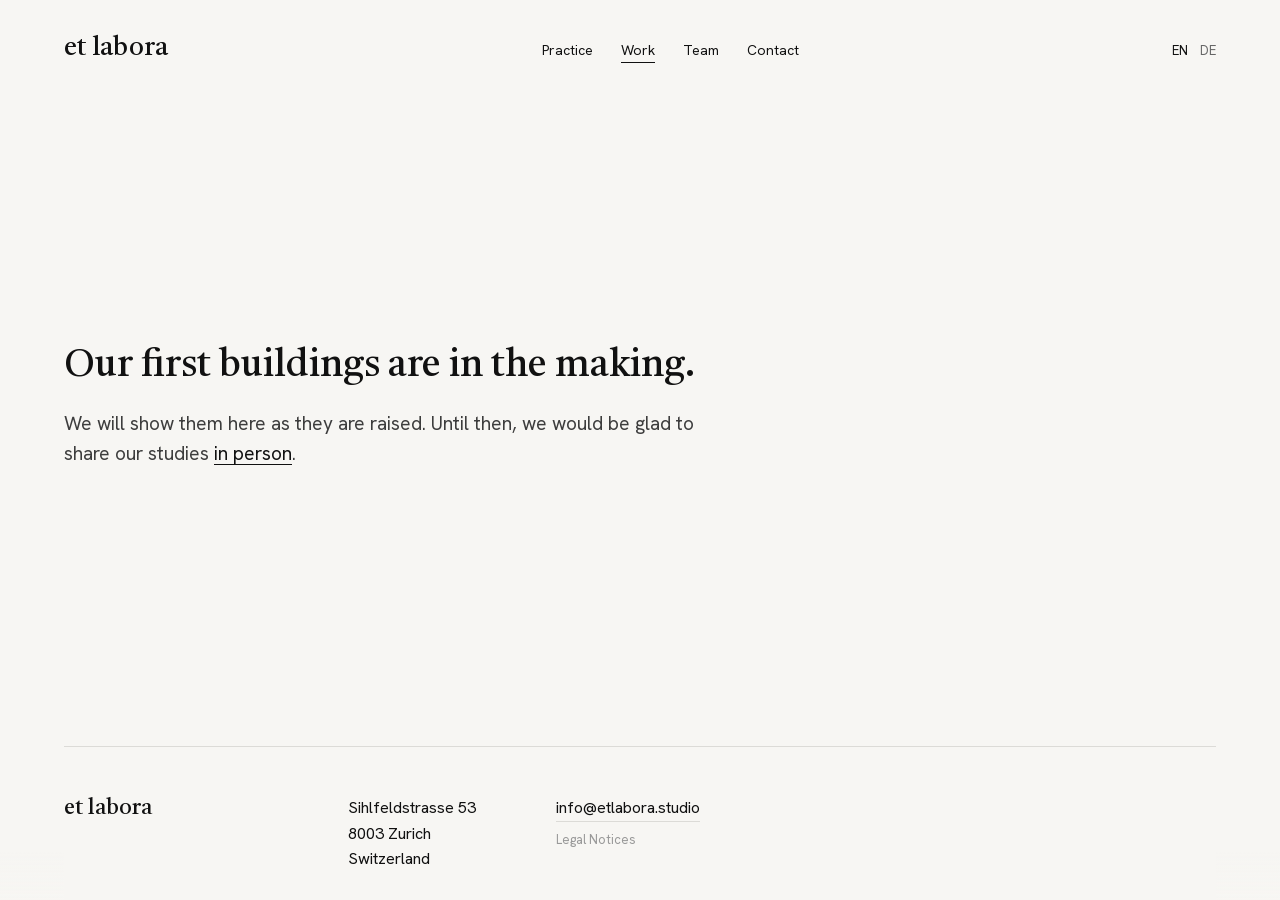
<file: work.html>
<!doctype html>
<html lang="en">
<head>
<meta charset="utf-8">
<meta name="viewport" content="width=device-width, initial-scale=1">
<title>et labora — Work</title>
<meta name="description" content="et labora is an architecture and technology firm in Zurich, building in timber.">
<link rel="icon" href="favicon.ico" sizes="32x32">
<link rel="icon" href="favicon.svg" type="image/svg+xml">
<link rel="apple-touch-icon" href="apple-touch-icon.png">
<link rel="stylesheet" href="fonts/fonts.css">
<style>
body{margin:0;background:#F7F6F3}
a{color:#111111;text-decoration:none}
a:hover{color:#666666}
a:focus-visible{outline:1px solid #111111;outline-offset:4px}
</style>
</head>
<body>
<div style="font-family: 'Hanken Grotesk', 'Helvetica Neue', Arial, sans-serif; color: #111111; background: #F7F6F3; font-size: 16px; line-height: 1.55; -webkit-font-smoothing: antialiased">
<div style="max-width: 1440px; margin: 0 auto; box-sizing: border-box; padding-inline: clamp(16px, 5vw, 72px); display: flex; flex-direction: column; min-height: 100vh">

<header style="display: flex; flex-wrap: wrap; align-items: baseline; justify-content: space-between; gap: 16px 40px; padding-block: 28px 0">
<a href="index.html" style="font-family: Castoro, 'Iowan Old Style', Georgia, serif; font-size: 26px; letter-spacing: 0.01em">et labora</a>
<nav aria-label="Main" style="display: flex; flex-wrap: wrap; gap: 8px 28px; font-size: 14px">
<a href="practice.html">Practice</a>
<a href="work.html" aria-current="page" style="border-bottom: 1px solid #111111">Work</a>
<a href="team.html">Team</a>
<a href="contact.html">Contact</a>
</nav>
<div style="display: flex; gap: 12px; font-size: 13px; color: #666666">
<a href="#top" aria-current="true" style="color: #111111">EN</a>
<a href="#top" style="color: #666666">DE</a>
</div>
</header>

<section id="work" style="display: flex; flex-direction: column; justify-content: center; gap: 20px; flex: 1 1 auto; padding-block: clamp(56px, 7vw, 112px)">
<h1 style="position: absolute; width: 1px; height: 1px; margin: -1px; padding: 0; overflow: hidden; clip: rect(0 0 0 0); white-space: nowrap; border: 0">Work</h1>
<p style="margin: 0; max-width: 22em; font-family: Castoro, 'Iowan Old Style', Georgia, serif; font-size: clamp(28px, 3vw, 44px); line-height: 1.15">Our first buildings are in the making.</p>
<p style="margin: 0; max-width: 34em; font-size: clamp(18px, 1.5vw, 21px); line-height: 1.6; color: #3D3D3D">We will show them here as they are raised. Until then, we would be glad to share our studies <a href="contact.html" style="color: #111111; text-decoration: underline; text-decoration-thickness: 1px; text-underline-offset: 0.2em">in person</a>.</p>
</section>

<footer style="margin-top: auto; display: flex; flex-direction: column; gap: clamp(32px, 4vw, 56px); position: relative; z-index: 2; background: #F7F6F3; border-top: 1px solid #DCDBD7; padding-block: clamp(32px, 4vw, 48px) 28px">
<div style="display: flex; flex-wrap: wrap; gap: 24px 64px">
<span style="flex: 1 1 220px; max-width: 260px; font-family: Castoro, 'Iowan Old Style', Georgia, serif; font-size: 22px; line-height: 1.2; color: #111111">et labora</span>
<div style="flex: 999 1 520px; min-width: 0; display: flex; flex-wrap: wrap; gap: 24px 80px; font-size: 16px; line-height: 1.6; color: #111111">
<address style="font-style: normal; display: flex; flex-direction: column">
<span>Sihlfeldstrasse 53</span>
<span>8003 Zurich</span>
<span>Switzerland</span>
</address>
<div style="display: flex; flex-direction: column; align-items: flex-start; gap: 8px">
<a href="mailto:info@etlabora.studio" style="border-bottom: 1px solid #DCDBD7">info@etlabora.studio</a>
<a href="legal.html" style="font-size: 13px; color: #999999">Legal Notices</a>
</div>
</div>
</div>
</footer>

</div>

<div aria-hidden="true" style="position: fixed; left: 0; right: 0; bottom: 0; z-index: 1; height: 48px; pointer-events: none; background: linear-gradient(to bottom, rgba(247, 246, 243, 0), rgba(247, 246, 243, 0.7))"></div>
</div>
</body>
</html>
</file>
<file: fonts/fonts.css>
/* latin-ext */
@font-face {
  font-family: 'Castoro';
  font-style: italic;
  font-weight: 400;
  font-display: swap;
  src: url(Castoro-400i-latin-ext.woff) format('woff');
  unicode-range: U+0100-02BA, U+02BD-02C5, U+02C7-02CC, U+02CE-02D7, U+02DD-02FF, U+0304, U+0308, U+0329, U+1D00-1DBF, U+1E00-1E9F, U+1EF2-1EFF, U+2020, U+20A0-20AB, U+20AD-20C4, U+2113, U+2C60-2C7F, U+A720-A7FF;
}
/* latin */
@font-face {
  font-family: 'Castoro';
  font-style: italic;
  font-weight: 400;
  font-display: swap;
  src: url(Castoro-400i-latin.woff) format('woff');
  unicode-range: U+0000-00FF, U+0131, U+0152-0153, U+02BB-02BC, U+02C6, U+02DA, U+02DC, U+0304, U+0308, U+0329, U+2000-206F, U+20AC, U+2122, U+2191, U+2193, U+2212, U+2215, U+FEFF, U+FFFD;
}
/* latin-ext */
@font-face {
  font-family: 'Castoro';
  font-style: normal;
  font-weight: 400;
  font-display: swap;
  src: url(Castoro-400-latin-ext.woff) format('woff');
  unicode-range: U+0100-02BA, U+02BD-02C5, U+02C7-02CC, U+02CE-02D7, U+02DD-02FF, U+0304, U+0308, U+0329, U+1D00-1DBF, U+1E00-1E9F, U+1EF2-1EFF, U+2020, U+20A0-20AB, U+20AD-20C4, U+2113, U+2C60-2C7F, U+A720-A7FF;
}
/* latin */
@font-face {
  font-family: 'Castoro';
  font-style: normal;
  font-weight: 400;
  font-display: swap;
  src: url(Castoro-400-latin.woff) format('woff');
  unicode-range: U+0000-00FF, U+0131, U+0152-0153, U+02BB-02BC, U+02C6, U+02DA, U+02DC, U+0304, U+0308, U+0329, U+2000-206F, U+20AC, U+2122, U+2191, U+2193, U+2212, U+2215, U+FEFF, U+FFFD;
}
/* latin-ext */
@font-face {
  font-family: 'Hanken Grotesk';
  font-style: normal;
  font-weight: 400;
  font-display: swap;
  src: url(HankenGrotesk-400-latin-ext.woff2) format('woff2');
  unicode-range: U+0100-02BA, U+02BD-02C5, U+02C7-02CC, U+02CE-02D7, U+02DD-02FF, U+0304, U+0308, U+0329, U+1D00-1DBF, U+1E00-1E9F, U+1EF2-1EFF, U+2020, U+20A0-20AB, U+20AD-20C4, U+2113, U+2C60-2C7F, U+A720-A7FF;
}
/* latin */
@font-face {
  font-family: 'Hanken Grotesk';
  font-style: normal;
  font-weight: 400;
  font-display: swap;
  src: url(HankenGrotesk-400-latin.woff2) format('woff2');
  unicode-range: U+0000-00FF, U+0131, U+0152-0153, U+02BB-02BC, U+02C6, U+02DA, U+02DC, U+0304, U+0308, U+0329, U+2000-206F, U+20AC, U+2122, U+2191, U+2193, U+2212, U+2215, U+FEFF, U+FFFD;
}
/* latin-ext */
@font-face {
  font-family: 'Hanken Grotesk';
  font-style: normal;
  font-weight: 500;
  font-display: swap;
  src: url(HankenGrotesk-500-latin-ext.woff2) format('woff2');
  unicode-range: U+0100-02BA, U+02BD-02C5, U+02C7-02CC, U+02CE-02D7, U+02DD-02FF, U+0304, U+0308, U+0329, U+1D00-1DBF, U+1E00-1E9F, U+1EF2-1EFF, U+2020, U+20A0-20AB, U+20AD-20C4, U+2113, U+2C60-2C7F, U+A720-A7FF;
}
/* latin */
@font-face {
  font-family: 'Hanken Grotesk';
  font-style: normal;
  font-weight: 500;
  font-display: swap;
  src: url(HankenGrotesk-500-latin.woff2) format('woff2');
  unicode-range: U+0000-00FF, U+0131, U+0152-0153, U+02BB-02BC, U+02C6, U+02DA, U+02DC, U+0304, U+0308, U+0329, U+2000-206F, U+20AC, U+2122, U+2191, U+2193, U+2212, U+2215, U+FEFF, U+FFFD;
}
</file>
